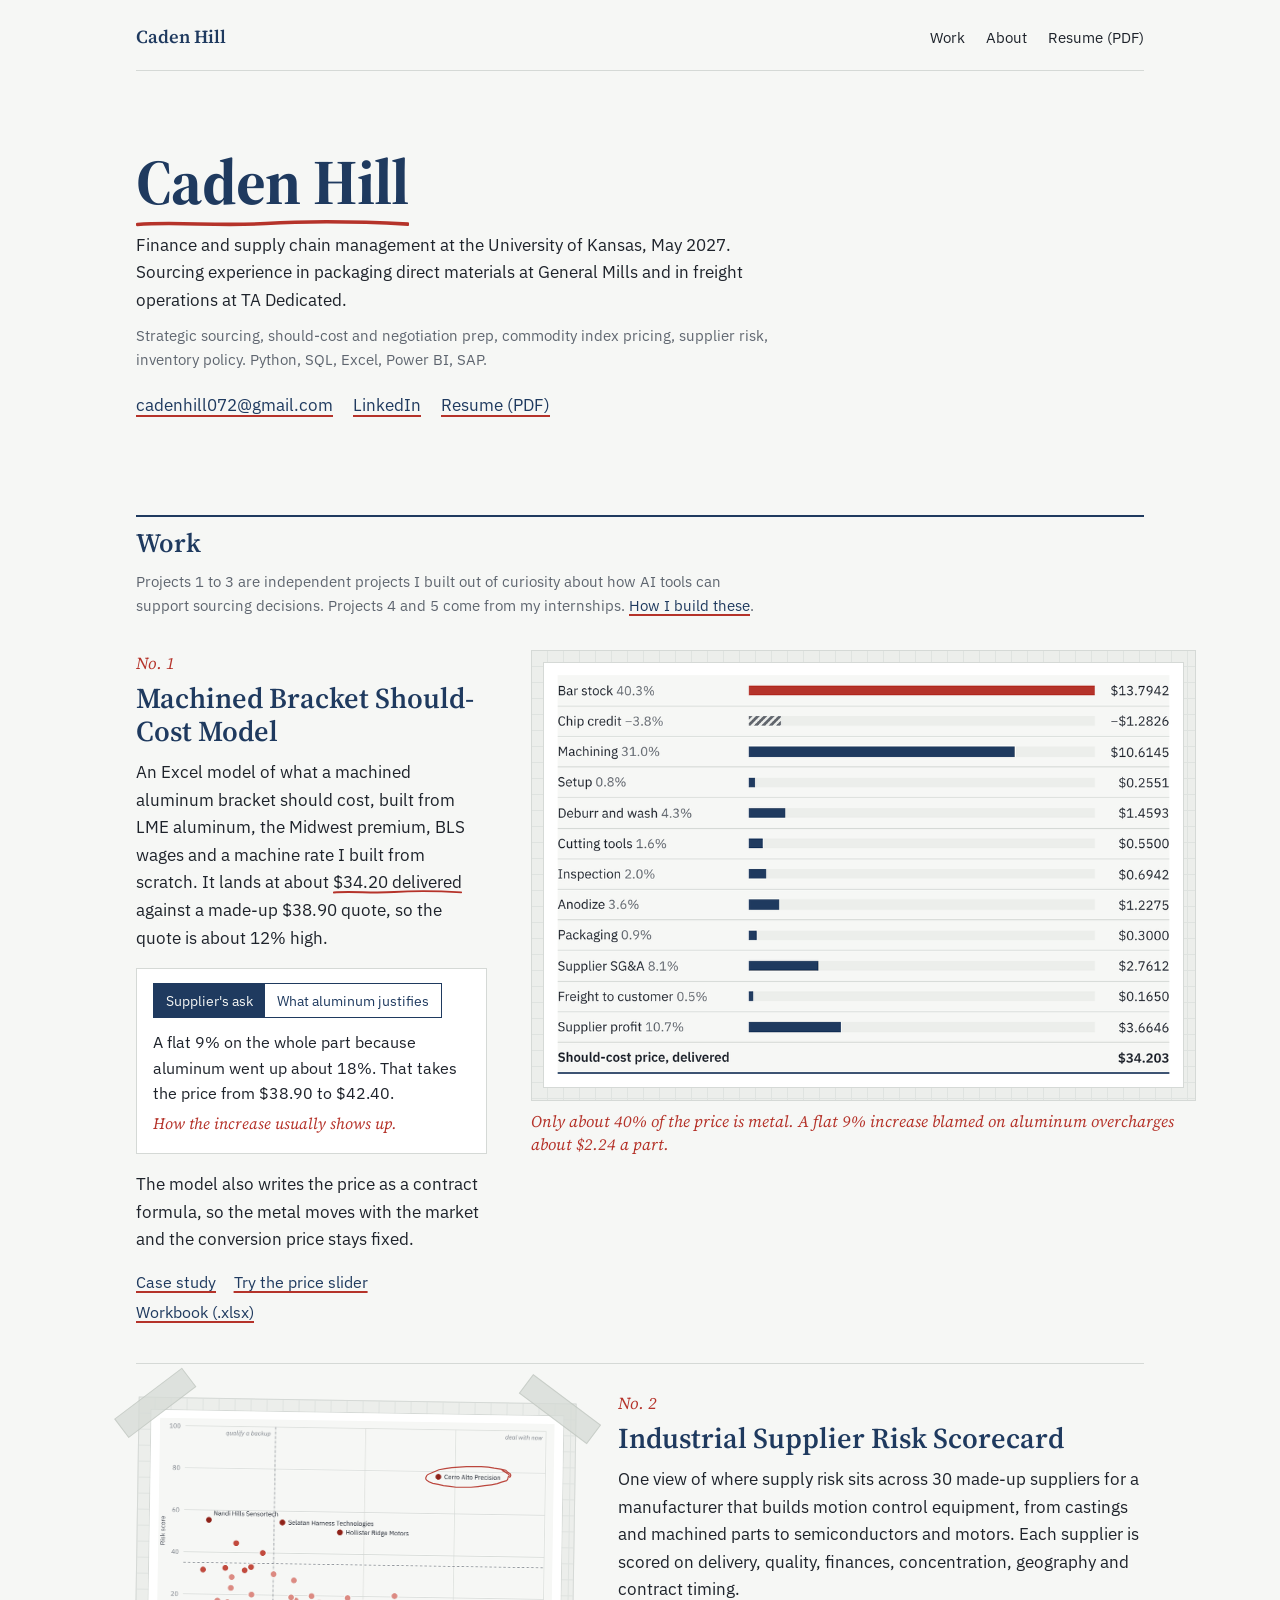
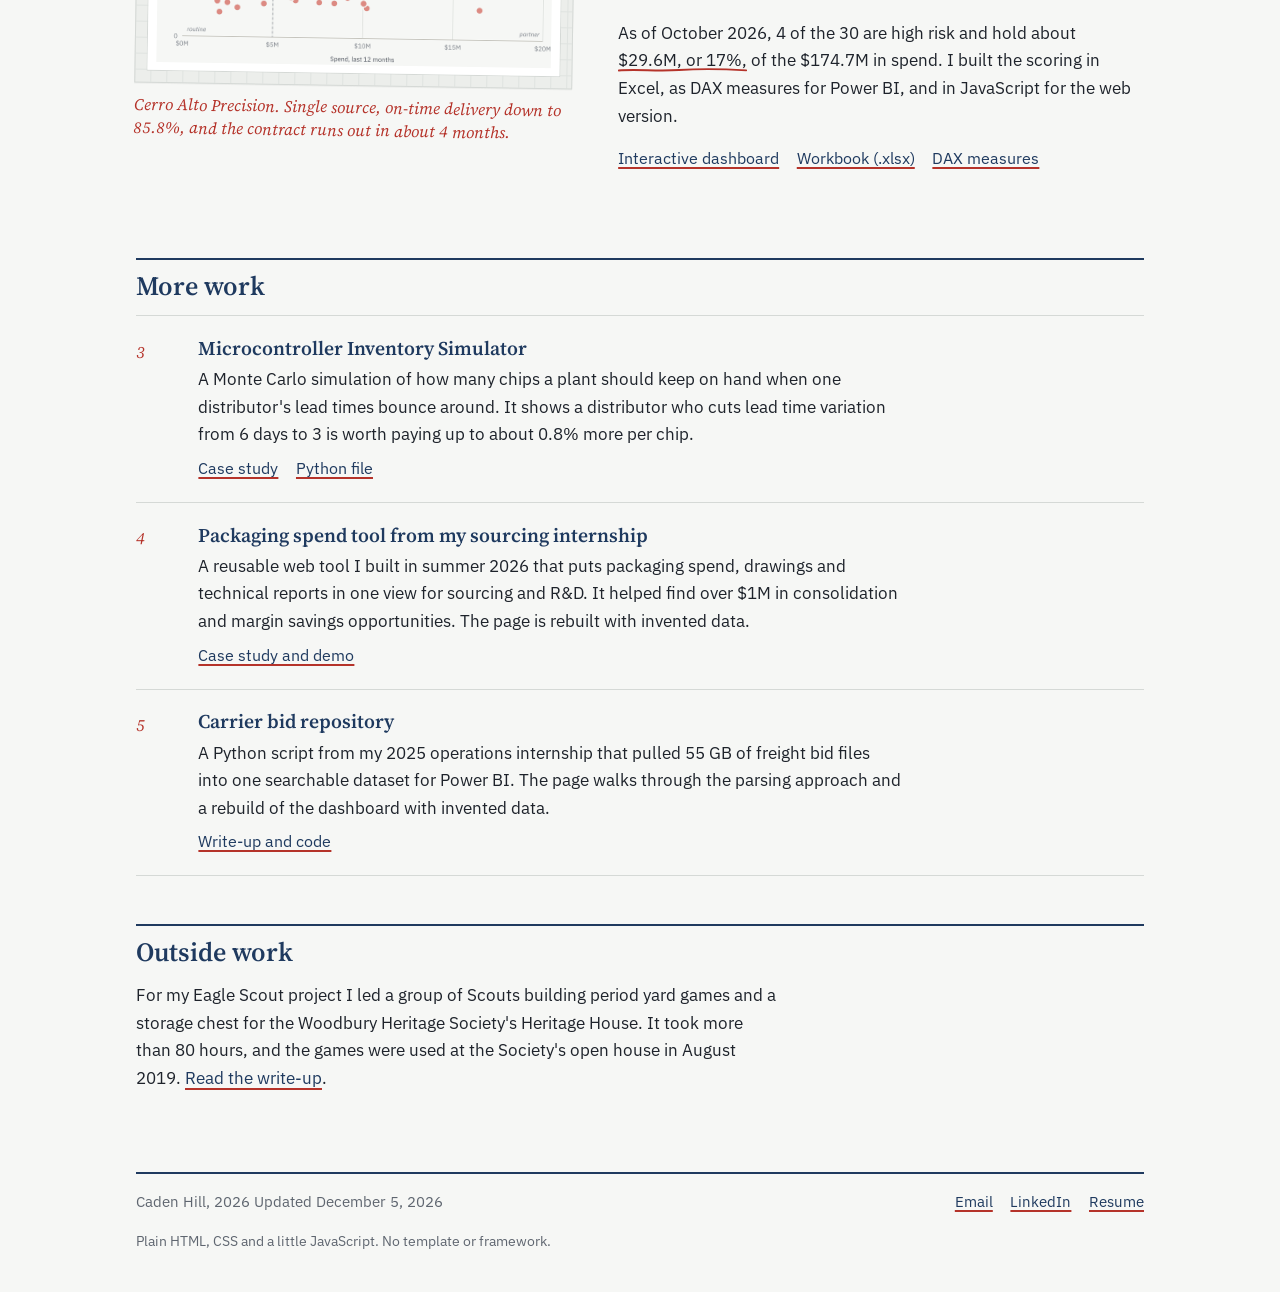
<file: index.html>
<!DOCTYPE html>
<html lang="en" class="nojs">
<head>
<meta charset="utf-8">
<meta name="viewport" content="width=device-width, initial-scale=1">
<title>Caden Hill · Sourcing, procurement and supply chain analytics</title>
<meta name="description" content="Caden Hill's sourcing, procurement and supply chain analytics work: should-cost models, commodity index pricing, supplier risk and inventory policy for manufacturers. Finance and supply chain management at the University of Kansas, May 2027.">
<link rel="preload" href="fonts/source-serif-4-latin-opsz-normal.woff2" as="font" type="font/woff2" crossorigin>
<link rel="stylesheet" href="style.css">
<script>document.documentElement.className="js"</script>
<link rel="icon" href="favicon.svg" type="image/svg+xml">
<meta property="og:type" content="website">
<meta property="og:title" content="Caden Hill · Sourcing and supply chain analytics">
<meta property="og:description" content="Should-cost, supplier risk and inventory work for manufacturers, with the workbooks and code one click away.">
<meta property="og:image" content="https://cadenhill072-sketch.github.io/portfolio-website/img/social-card.png">
<meta property="og:url" content="https://cadenhill072-sketch.github.io/portfolio-website/">
<meta name="twitter:card" content="summary_large_image">
</head>
<body>
<a class="skip" href="#main">Skip to content</a>
<div class="page">

<header class="top">
  <a class="home" href="index.html">Caden Hill</a>
  <nav aria-label="Main">
    <a href="#work">Work</a>
    <a href="about.html">About</a>
    <a href="files/caden-hill-resume.pdf">Resume (PDF)</a>
  </nav>
</header>

<main id="main">

<section class="intro">
  <h1><span class="mk mk-name">Caden Hill</span></h1>
  <p class="status">Finance and supply chain management at the University of Kansas, May 2027. Sourcing experience in packaging direct materials at General Mills and in freight operations at TA Dedicated.</p>
  <p class="skills">Strategic sourcing, should-cost and negotiation prep, commodity index pricing, supplier risk, inventory policy. Python, SQL, Excel, Power BI, SAP.</p>
  <ul class="links">
    <li><a href="mailto:cadenhill072@gmail.com">cadenhill072@gmail.com</a></li>
    <li><a href="https://www.linkedin.com/in/cadenhill/">LinkedIn</a></li>
    <li><a href="files/caden-hill-resume.pdf">Resume (PDF)</a></li>
  </ul>
</section>

<section class="section" id="work" aria-labelledby="work-h">
  <h2 id="work-h">Work</h2>
  <p class="small worknote">Projects 1 to 3 are independent projects I built out of curiosity about how AI tools can support sourcing decisions. Projects 4 and 5 come from my internships. <a href="about.html#how">How I build these</a>.</p>

  <article class="feature lead">
    <div class="copy">
      <p class="no">No. 1</p>
      <h3><a href="should-cost.html">Machined Bracket Should-Cost Model</a></h3>
      <p>An Excel model of what a machined aluminum bracket should cost, built from LME aluminum, the Midwest premium, BLS wages and a machine rate I built from scratch. It lands at about <span class="mk">$34.20 delivered</span> against a made-up $38.90 quote, so the quote is about 12% high.</p>
      <div class="versus" id="versus">
        <div class="sw" role="group" aria-label="Price increase">
          <button type="button" aria-pressed="true" data-k="ask">Supplier's ask</button>
          <button type="button" aria-pressed="false" data-k="fair">What aluminum justifies</button>
        </div>
        <p id="versus-text" aria-live="polite">A flat 9% on the whole part because aluminum went up about 18%. That takes the price from $38.90 to $42.40.<span class="tag">How the increase usually shows up.</span></p>
      </div>
      <p>The model also writes the price as a contract formula, so the metal moves with the market and the conversion price stays fixed.</p>
      <ul class="linkrow">
        <li><a href="should-cost.html">Case study</a></li>
        <li><a href="should-cost.html#tryit">Try the price slider</a></li>
        <li><a href="files/should-cost/Machined_Bracket_Should_Cost_Model.xlsx">Workbook (.xlsx)</a></li>
      </ul>
    </div>
    <figure class="shot">
      <a class="frame" href="should-cost.html">
        <img src="img/bracket-cost-build.png" width="940" height="624" alt="Cost build for one machined bracket. Bar stock is the biggest line at 40.3% of the price, then machining at 31.0% and supplier profit at 10.7%, with a chip credit that comes off the total. The should-cost price is $34.203 delivered.">
        <svg class="mark" viewBox="0 0 940 624" preserveAspectRatio="none" aria-hidden="true"><path d="M168.6 30.7 Q172.1 33.0 174.5 35.6 Q176.1 38.3 175.6 41.2 Q175.0 44.1 170.8 46.6 Q168.6 49.3 165.4 52.0 Q159.9 53.8 154.6 55.6 Q147.9 56.0 141.8 57.1 Q135.5 57.0 129.0 57.0 Q123.0 56.3 118.2 54.5 Q113.1 53.0 108.9 51.0 Q104.4 48.9 102.5 46.2 Q103.0 43.2 101.5 40.3 Q104.4 37.6 105.6 34.7 Q110.0 32.3 114.4 30.2 Q118.1 27.5 124.6 26.5 Q130.7 25.4 137.0 23.9 Q143.7 23.9 149.9 25.0 Q156.7 25.2 161.8 27.0 Q167.0 28.7 170.1 31.2 Q174.8 33.3 176.3 36.2 Q177.9 39.1 177.4 42.1"/></svg>
      </a>
      <p class="pencil">Only about 40% of the price is metal. A flat 9% increase blamed on aluminum overcharges about $2.24 a part.</p>
    </figure>
  </article>

  <article class="feature flip">
    <div class="copy">
      <p class="no">No. 2</p>
      <h3><a href="supplier-risk.html">Industrial Supplier Risk Scorecard</a></h3>
      <p>One view of where supply risk sits across 30 made-up suppliers for a manufacturer that builds motion control equipment, from castings and machined parts to semiconductors and motors. Each supplier is scored on delivery, quality, finances, concentration, geography and contract timing.</p>
      <p>As of October 2026, 4 of the 30 are high risk and hold about <span class="mk">$29.6M, or 17%,</span> of the $174.7M in spend. I built the scoring in Excel, as DAX measures for Power BI, and in JavaScript for the web version.</p>
      <ul class="linkrow">
        <li><a href="supplier-risk.html">Interactive dashboard</a></li>
        <li><a href="files/supplier-risk/Industrial_Supplier_Risk_Scorecard.xlsx">Workbook (.xlsx)</a></li>
        <li><a href="files/supplier-risk/DAX_Measures.dax">DAX measures</a></li>
      </ul>
    </div>
    <figure class="shot taped">
      <a class="frame" href="supplier-risk.html">
        <img src="img/supplier-risk-scatter.png" width="940" height="593" alt="Scatter plot of 30 suppliers by spend and risk score. Most sit low and to the left. Cerro Alto Precision stands alone in the top right, with high spend and a risk score near 78.">
        <svg class="mark" viewBox="0 0 940 593" preserveAspectRatio="none" aria-hidden="true"><path d="M800.8 127.0 Q808.6 130.2 812.8 133.9 Q820.4 137.4 814.8 141.7 Q815.1 145.7 811.7 150.0 Q798.8 153.3 790.5 157.2 Q777.8 160.4 761.7 162.2 Q746.9 164.6 730.7 166.4 Q713.9 166.6 697.0 166.9 Q682.7 165.1 668.2 163.7 Q656.4 161.3 643.9 159.0 Q633.2 156.1 629.7 152.0 Q626.0 148.1 628.9 143.8 Q630.0 139.5 640.1 135.7 Q647.8 131.8 657.3 127.9 Q670.6 124.7 686.7 122.5 Q703.3 121.2 719.8 119.7 Q736.6 119.3 753.1 119.4 Q770.4 119.6 782.8 122.2 Q798.6 123.7 809.3 126.7 Q812.4 130.9 819.5 134.5 Q822.4 138.5 818.5 142.8"/></svg>
      </a>
      <p class="pencil">Cerro Alto Precision. Single source, on-time delivery down to 85.8%, and the contract runs out in about 4 months.</p>
    </figure>
  </article>
</section>

<section class="section" aria-labelledby="more-h">
  <h2 id="more-h">More work</h2>
  <ol class="ledger">
    <li>
      <span class="n">3</span>
      <div>
        <h3><a href="inventory-sim.html">Microcontroller Inventory Simulator</a></h3>
        <p>A Monte Carlo simulation of how many chips a plant should keep on hand when one distributor's lead times bounce around. It shows a distributor who cuts lead time variation from 6 days to 3 is worth paying up to about 0.8% more per chip.</p>
        <ul class="linkrow">
          <li><a href="inventory-sim.html">Case study</a></li>
          <li><a href="files/inventory-sim/inventory_sim.py">Python file</a></li>
        </ul>
      </div>
    </li>
    <li>
      <span class="n">4</span>
      <div>
        <h3><a href="spend-tool.html">Packaging spend tool from my sourcing internship</a></h3>
        <p>A reusable web tool I built in summer 2026 that puts packaging spend, drawings and technical reports in one view for sourcing and R&amp;D. It helped find over $1M in consolidation and margin savings opportunities. The page is rebuilt with invented data.</p>
        <ul class="linkrow">
          <li><a href="spend-tool.html">Case study and demo</a></li>
        </ul>
      </div>
    </li>
    <li>
      <span class="n">5</span>
      <div>
        <h3><a href="bid-repository.html">Carrier bid repository</a></h3>
        <p>A Python script from my 2025 operations internship that pulled 55 GB of freight bid files into one searchable dataset for Power BI. The page walks through the parsing approach and a rebuild of the dashboard with invented data.</p>
        <ul class="linkrow">
          <li><a href="bid-repository.html">Write-up and code</a></li>
        </ul>
      </div>
    </li>
  </ol>
</section>

<section class="section" aria-labelledby="out-h">
  <h2 id="out-h">Outside work</h2>
  <div class="prose">
    <p>For my Eagle Scout project I led a group of Scouts building period yard games and a storage chest for the Woodbury Heritage Society's Heritage House. It took more than 80 hours, and the games were used at the Society's open house in August 2019. <a href="eagle-scout.html">Read the write-up</a>.</p>
  </div>
</section>

</main>

<footer class="foot">
  <span>Caden Hill, 2026 <span class="updated" id="updated"></span></span>
  <ul>
    <li><a href="mailto:cadenhill072@gmail.com">Email</a></li>
    <li><a href="https://www.linkedin.com/in/cadenhill/">LinkedIn</a></li>
    <li><a href="files/caden-hill-resume.pdf">Resume</a></li>
  </ul>
  <p class="colophon">Plain HTML, CSS and a little JavaScript. No template or framework.</p>
</footer>

</div>
<script src="site.js"></script>
</body>
</html>
</file>
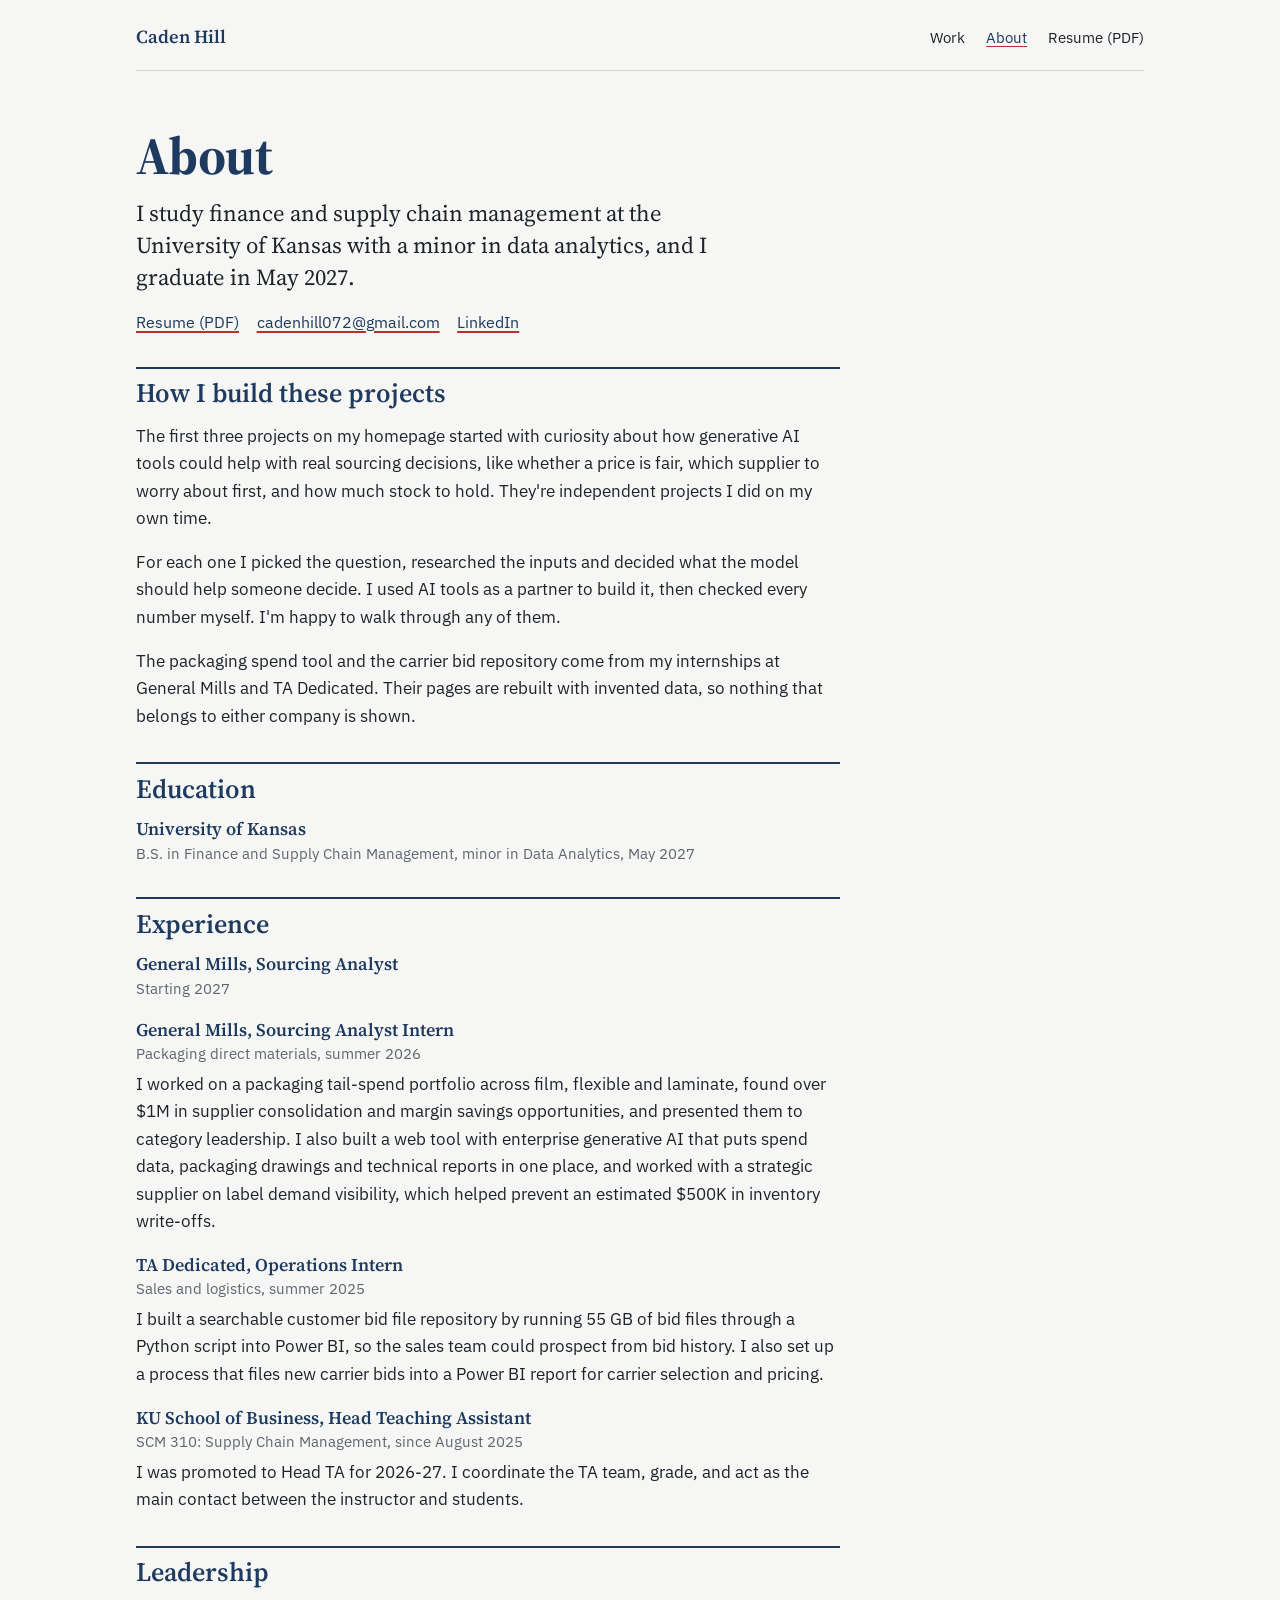
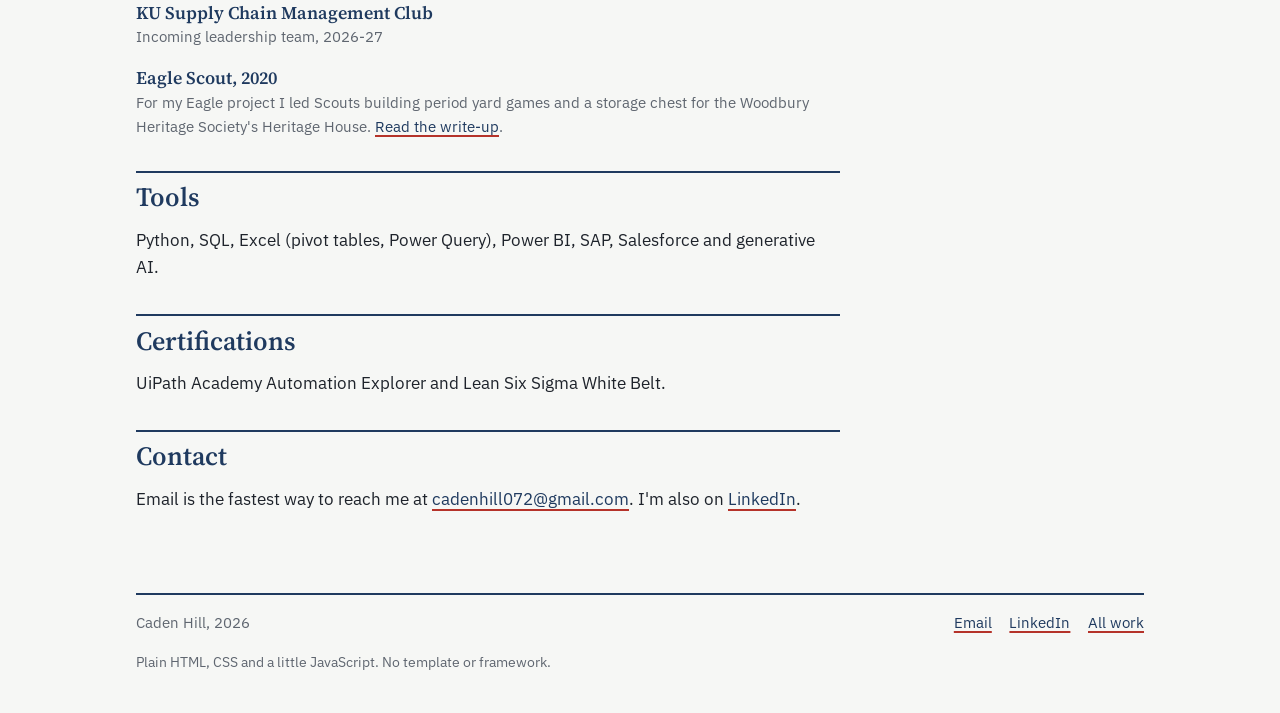
<file: about.html>
<!DOCTYPE html>
<html lang="en">
<head>
<meta charset="utf-8">
<meta name="viewport" content="width=device-width, initial-scale=1">
<title>About · Caden Hill</title>
<meta name="description" content="Caden Hill: finance and supply chain management at the University of Kansas, sourcing internship at General Mills, operations internship at TA Dedicated.">
<link rel="stylesheet" href="style.css">
<link rel="icon" href="favicon.svg" type="image/svg+xml">
</head>
<body>
<a class="skip" href="#main">Skip to content</a>
<div class="page">

<header class="top">
  <a class="home" href="index.html">Caden Hill</a>
  <nav aria-label="Main">
    <a href="index.html#work">Work</a>
    <a href="about.html" aria-current="page">About</a>
    <a href="files/caden-hill-resume.pdf">Resume (PDF)</a>
  </nav>
</header>

<main id="main" class="cv">

<div class="head" style="border-bottom:0;padding-bottom:0">
  <h1>About</h1>
  <p class="dek">I study finance and supply chain management at the University of Kansas with a minor in data analytics, and I graduate in May 2027.</p>
  <ul class="linkrow">
    <li><a href="files/caden-hill-resume.pdf">Resume (PDF)</a></li>
    <li><a href="mailto:cadenhill072@gmail.com">cadenhill072@gmail.com</a></li>
    <li><a href="https://www.linkedin.com/in/cadenhill/">LinkedIn</a></li>
  </ul>
</div>

<h2 id="how">How I build these projects</h2>
<p>The first three projects on my homepage started with curiosity about how generative AI tools could help with real sourcing decisions, like whether a price is fair, which supplier to worry about first, and how much stock to hold. They're independent projects I did on my own time.</p>
<p>For each one I picked the question, researched the inputs and decided what the model should help someone decide. I used AI tools as a partner to build it, then checked every number myself. I'm happy to walk through any of them.</p>
<p>The packaging spend tool and the carrier bid repository come from my internships at General Mills and TA Dedicated. Their pages are rebuilt with invented data, so nothing that belongs to either company is shown.</p>

<h2>Education</h2>
<div class="role">
  <h3>University of Kansas</h3>
  <p class="when">B.S. in Finance and Supply Chain Management, minor in Data Analytics, May 2027</p>
</div>

<h2>Experience</h2>
<div class="role">
  <h3>General Mills, Sourcing Analyst</h3>
  <p class="when">Starting 2027</p>
</div>
<div class="role">
  <h3>General Mills, Sourcing Analyst Intern</h3>
  <p class="when">Packaging direct materials, summer 2026</p>
  <p>I worked on a packaging tail-spend portfolio across film, flexible and laminate, found over $1M in supplier consolidation and margin savings opportunities, and presented them to category leadership. I also built a web tool with enterprise generative AI that puts spend data, packaging drawings and technical reports in one place, and worked with a strategic supplier on label demand visibility, which helped prevent an estimated $500K in inventory write-offs.</p>
</div>
<div class="role">
  <h3>TA Dedicated, Operations Intern</h3>
  <p class="when">Sales and logistics, summer 2025</p>
  <p>I built a searchable customer bid file repository by running 55 GB of bid files through a Python script into Power BI, so the sales team could prospect from bid history. I also set up a process that files new carrier bids into a Power BI report for carrier selection and pricing.</p>
</div>
<div class="role">
  <h3>KU School of Business, Head Teaching Assistant</h3>
  <p class="when">SCM 310: Supply Chain Management, since August 2025</p>
  <p>I was promoted to Head TA for 2026-27. I coordinate the TA team, grade, and act as the main contact between the instructor and students.</p>
</div>

<h2>Leadership</h2>
<div class="role">
  <h3>KU Supply Chain Management Club</h3>
  <p class="when">Incoming leadership team, 2026-27</p>
</div>
<div class="role">
  <h3>Eagle Scout, 2020</h3>
  <p class="when">For my Eagle project I led Scouts building period yard games and a storage chest for the Woodbury Heritage Society's Heritage House. <a href="eagle-scout.html">Read the write-up</a>.</p>
</div>

<h2>Tools</h2>
<p>Python, SQL, Excel (pivot tables, Power Query), Power BI, SAP, Salesforce and generative AI.</p>

<h2>Certifications</h2>
<p>UiPath Academy Automation Explorer and Lean Six Sigma White Belt.</p>

<h2>Contact</h2>
<p>Email is the fastest way to reach me at <a href="mailto:cadenhill072@gmail.com">cadenhill072@gmail.com</a>. I'm also on <a href="https://www.linkedin.com/in/cadenhill/">LinkedIn</a>.</p>

</main>

<footer class="foot">
  <span>Caden Hill, 2026</span>
  <ul>
    <li><a href="mailto:cadenhill072@gmail.com">Email</a></li>
    <li><a href="https://www.linkedin.com/in/cadenhill/">LinkedIn</a></li>
    <li><a href="index.html">All work</a></li>
  </ul>
  <p class="colophon">Plain HTML, CSS and a little JavaScript. No template or framework.</p>
</footer>

</div>
</body>
</html>
</file>
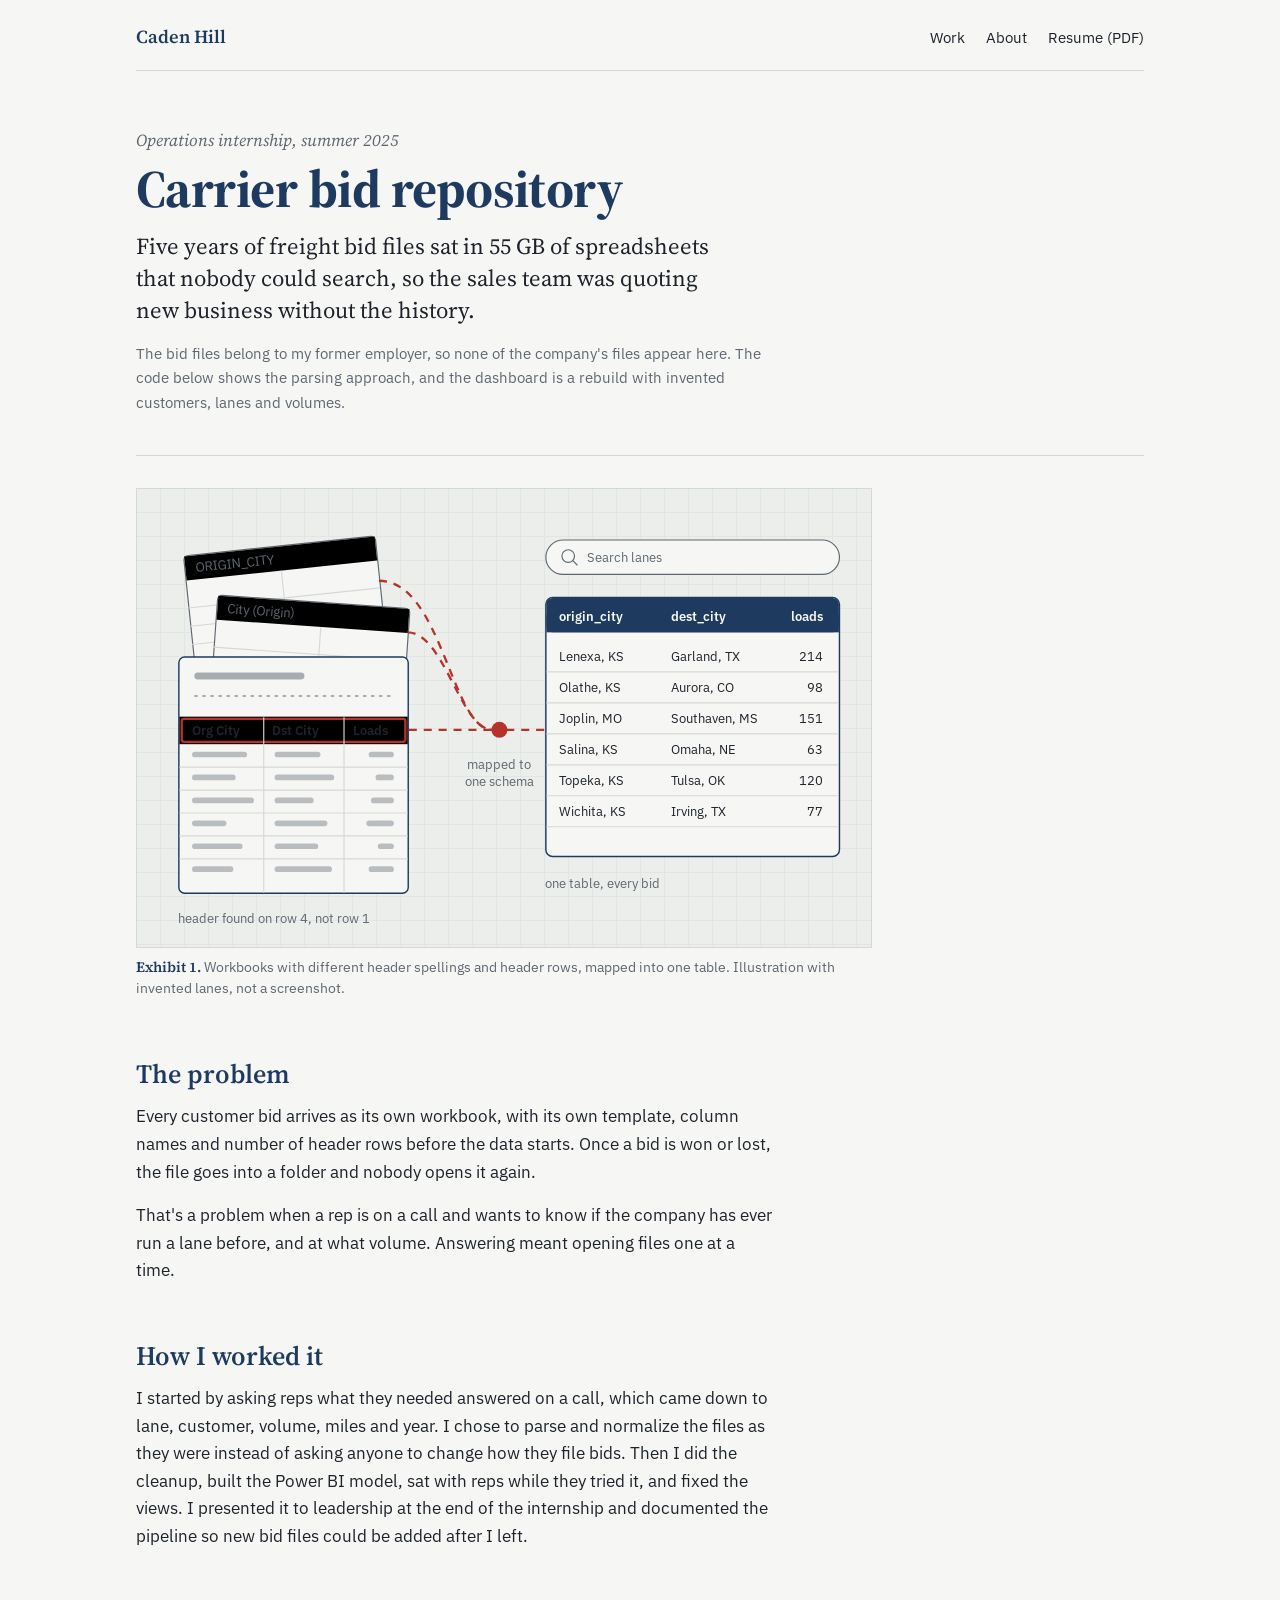
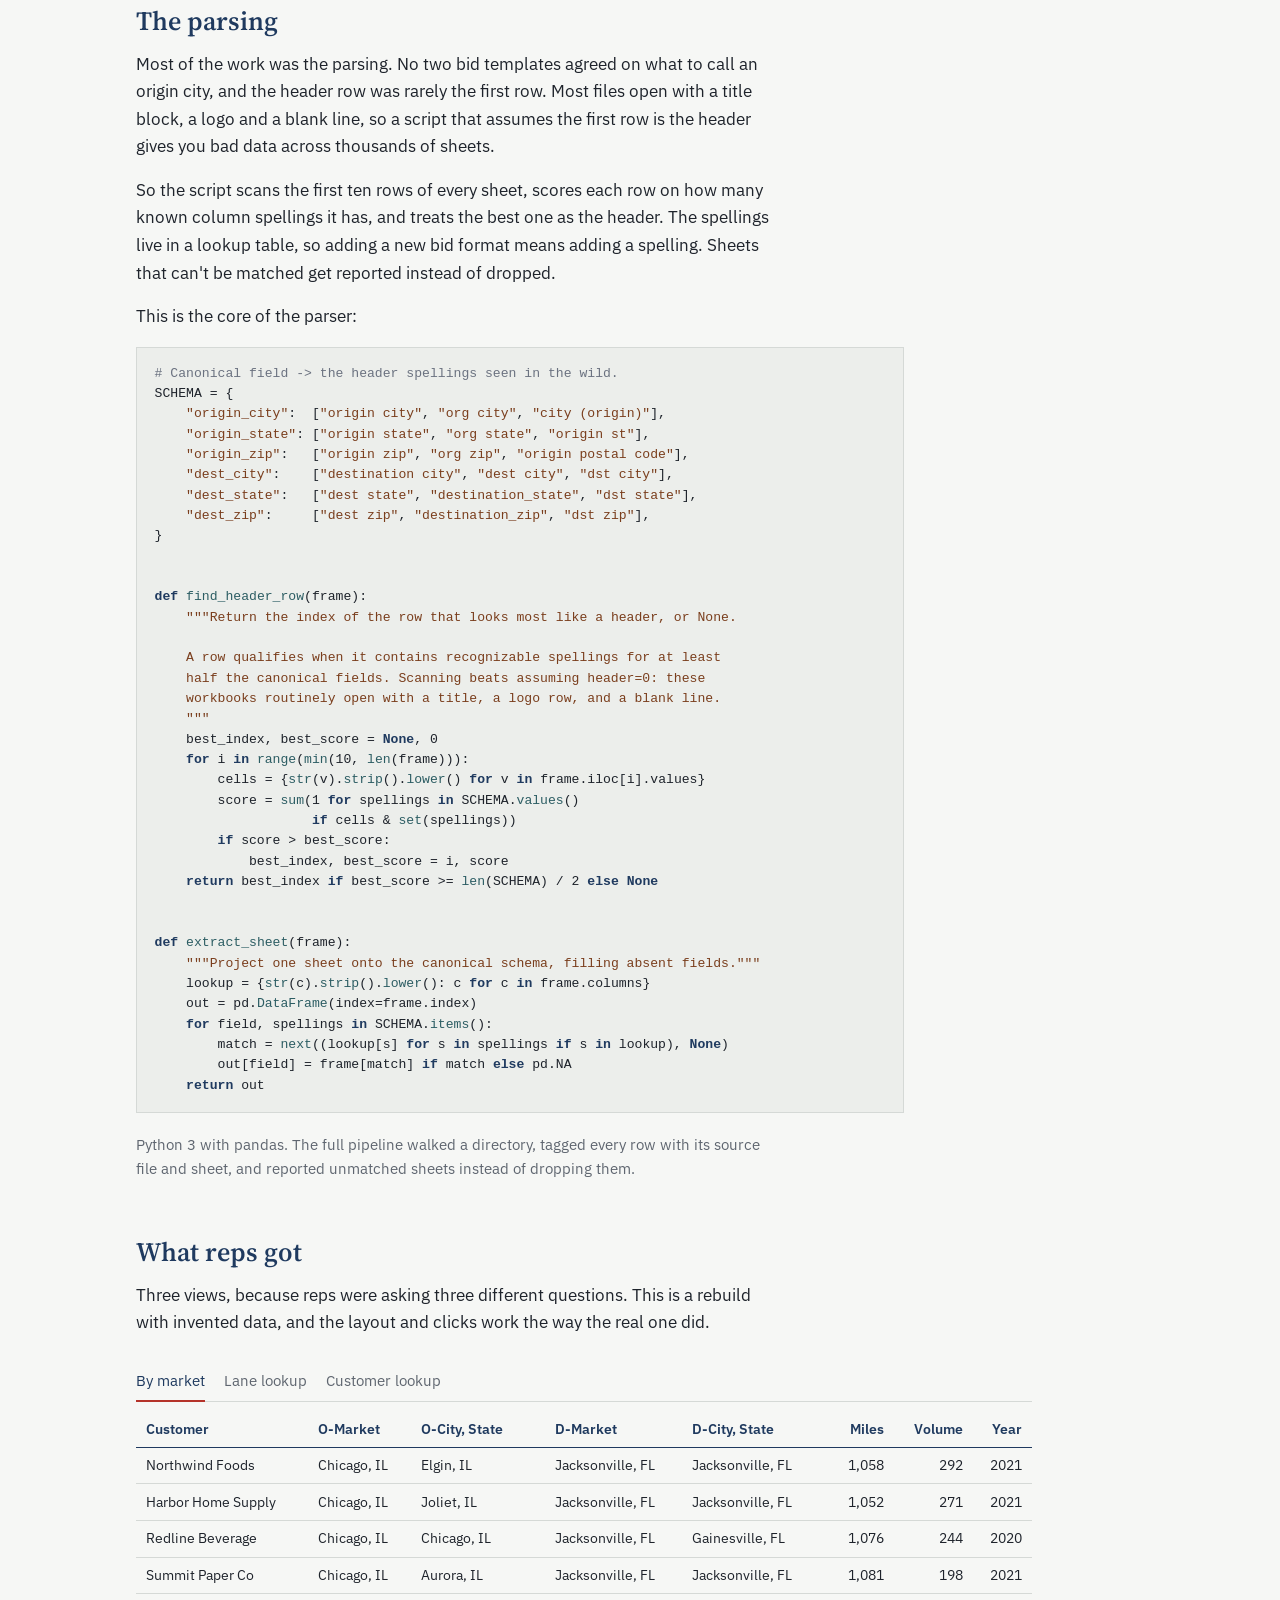
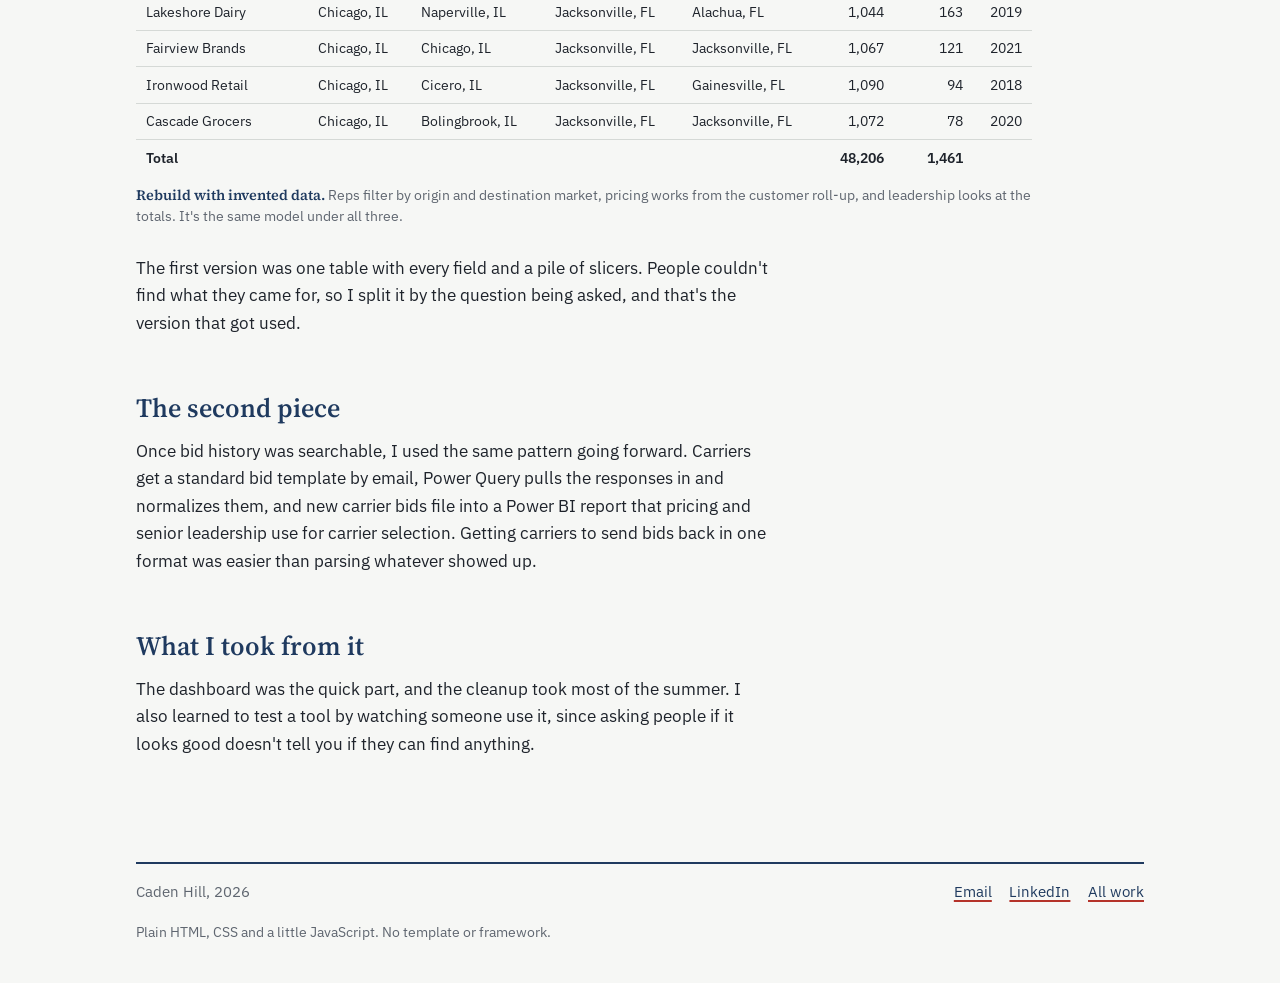
<file: bid-repository.html>
<!DOCTYPE html>
<html lang="en">
<head>
<meta charset="utf-8">
<meta name="viewport" content="width=device-width, initial-scale=1">
<title>Carrier bid repository · Caden Hill</title>
<meta name="description" content="A Python pipeline that turned 55 GB of freight bid files into one searchable dataset in Power BI, from an operations internship in 2025.">
<link rel="stylesheet" href="style.css">
<style>
  .viewtabs{display:flex;flex-wrap:wrap;gap:.2rem 1.2rem;margin:0 0 .6rem;padding:0;border-bottom:1px solid var(--rule);}
  .viewtabs button{font:inherit;font-size:.95rem;background:none;border:0;padding:.45rem 0;color:var(--muted);cursor:pointer;border-bottom:2px solid transparent;margin-bottom:-1px;}
  .viewtabs button[aria-selected="true"]{color:var(--navy);border-bottom-color:var(--pencil);}
  .viewtabs button:hover{color:var(--navy);}
  #grid{border-collapse:collapse;width:100%;font-size:.88rem;font-variant-numeric:tabular-nums;}
  #grid th,#grid td{padding:.4rem .6rem;border-bottom:1px solid var(--rule);text-align:left;white-space:nowrap;}
  #grid th{color:var(--navy);font-weight:600;border-bottom:1px solid var(--navy);}
  #grid .num{text-align:right;}
  #grid tfoot td{font-weight:600;border-top:1px solid var(--navy);border-bottom:0;}
  pre.code .c{color:#6b7280;} pre.code .s{color:#7a3e1d;} pre.code .k{color:var(--navy);font-weight:600;} pre.code .f{color:#2c5d63;}
</style>
<link rel="icon" href="favicon.svg" type="image/svg+xml">
</head>
<body>
<a class="skip" href="#main">Skip to content</a>
<div class="page">

<header class="top">
  <a class="home" href="index.html">Caden Hill</a>
  <nav aria-label="Main">
    <a href="index.html#work">Work</a>
    <a href="about.html">About</a>
    <a href="files/caden-hill-resume.pdf">Resume (PDF)</a>
  </nav>
</header>

<main id="main">

<div class="head">
  <p class="kicker">Operations internship, summer 2025</p>
  <h1>Carrier bid repository</h1>
  <p class="dek">Five years of freight bid files sat in 55 GB of spreadsheets that nobody could search, so the sales team was quoting new business without the history.</p>
  <p class="datanote">The bid files belong to my former employer, so none of the company's files appear here. The code below shows the parsing approach, and the dashboard is a rebuild with invented customers, lanes and volumes.</p>
</div>

<div class="body">

<figure class="exhibit" style="max-width:46rem;margin-top:2rem">
  <div class="fig"><svg viewBox="0 0 640 400" role="img" aria-label="Bid workbooks with different header spellings and header rows, detected and mapped into one searchable table of lanes">
  <g transform="translate(40 58) rotate(-6)"><rect x=".5" y=".5" width="168" height="116" rx="4" class="d-paper d-faint"/><rect x="1" y="1" width="167" height="21" class="d-panel"/><text x="10" y="15.5" class="d-t d-xs d-m">ORIGIN_CITY</text><line x1="0" y1="46" x2="168" y2="46" class="d-rule"/><line x1="0" y1="62" x2="168" y2="62" class="d-rule"/><line x1="0" y1="78" x2="168" y2="78" class="d-rule"/><line x1="0" y1="94" x2="168" y2="94" class="d-rule"/><line x1="0" y1="110" x2="168" y2="110" class="d-rule"/><line x1="84" y1="22" x2="84" y2="116" class="d-rule"/></g>
  <g transform="translate(70 92) rotate(4)"><rect x=".5" y=".5" width="168" height="116" rx="4" class="d-paper d-faint"/><rect x="1" y="1" width="167" height="21" class="d-panel"/><text x="10" y="15.5" class="d-t d-xs d-m">City (Origin)</text><line x1="0" y1="46" x2="168" y2="46" class="d-rule"/><line x1="0" y1="62" x2="168" y2="62" class="d-rule"/><line x1="0" y1="78" x2="168" y2="78" class="d-rule"/><line x1="0" y1="94" x2="168" y2="94" class="d-rule"/><line x1="0" y1="110" x2="168" y2="110" class="d-rule"/><line x1="92" y1="22" x2="92" y2="116" class="d-rule"/></g>
  <g transform="translate(36 146)">
    <rect x=".5" y=".5" width="200" height="206" rx="5" class="d-paper d-line"/>
    <rect x="14" y="14" width="96" height="6" rx="3" class="d-ink2" opacity=".45"/>
    <line x1="14" y1="34.5" x2="186" y2="34.5" class="d-faint" stroke-dasharray="3 4"/>
    <rect x="1" y="52.5" width="199" height="24" class="d-panel"/>
    <rect x="3" y="54.5" width="195" height="20" rx="2" fill="none" class="d-route" stroke-width="1.75"/>
    <text x="12" y="68.5" class="d-t d-xs d-h">Org City</text>
    <text x="82" y="68.5" class="d-t d-xs d-h">Dst City</text>
    <text x="152" y="68.5" class="d-t d-xs d-h">Loads</text>
    <line x1="74.5" y1="53" x2="74.5" y2="206" class="d-rule"/>
    <line x1="144.5" y1="53" x2="144.5" y2="206" class="d-rule"/>
    <line x1="1" y1="96.5" x2="200" y2="96.5" class="d-rule"/>
    <line x1="1" y1="116.5" x2="200" y2="116.5" class="d-rule"/>
    <line x1="1" y1="136.5" x2="200" y2="136.5" class="d-rule"/>
    <line x1="1" y1="156.5" x2="200" y2="156.5" class="d-rule"/>
    <line x1="1" y1="176.5" x2="200" y2="176.5" class="d-rule"/>
    <rect x="12" y="83" width="48" height="5" rx="2.5" class="d-ink2" opacity=".35"/><rect x="84" y="83" width="40" height="5" rx="2.5" class="d-ink2" opacity=".35"/><rect x="166" y="83" width="22" height="5" rx="2.5" class="d-ink2" opacity=".35"/><rect x="12" y="103" width="38" height="5" rx="2.5" class="d-ink2" opacity=".35"/><rect x="84" y="103" width="52" height="5" rx="2.5" class="d-ink2" opacity=".35"/><rect x="172" y="103" width="16" height="5" rx="2.5" class="d-ink2" opacity=".35"/><rect x="12" y="123" width="54" height="5" rx="2.5" class="d-ink2" opacity=".35"/><rect x="84" y="123" width="34" height="5" rx="2.5" class="d-ink2" opacity=".35"/><rect x="168" y="123" width="20" height="5" rx="2.5" class="d-ink2" opacity=".35"/><rect x="12" y="143" width="30" height="5" rx="2.5" class="d-ink2" opacity=".35"/><rect x="84" y="143" width="46" height="5" rx="2.5" class="d-ink2" opacity=".35"/><rect x="164" y="143" width="24" height="5" rx="2.5" class="d-ink2" opacity=".35"/><rect x="12" y="163" width="44" height="5" rx="2.5" class="d-ink2" opacity=".35"/><rect x="84" y="163" width="38" height="5" rx="2.5" class="d-ink2" opacity=".35"/><rect x="174" y="163" width="14" height="5" rx="2.5" class="d-ink2" opacity=".35"/><rect x="12" y="183" width="36" height="5" rx="2.5" class="d-ink2" opacity=".35"/><rect x="84" y="183" width="50" height="5" rx="2.5" class="d-ink2" opacity=".35"/><rect x="166" y="183" width="22" height="5" rx="2.5" class="d-ink2" opacity=".35"/>
  </g>
  <text x="36" y="378" class="d-t d-xs d-m">header found on row 4, not row 1</text>

  <path d="M211 80 C266 80 274 210 310 210" class="flow"/>
  <path d="M236 125 C268 125 282 210 310 210" class="flow"/>
  <path d="M237 210 L310 210" class="flow"/>
  <path d="M322 210 L356 210" class="flow"/>
  <circle cx="316" cy="210" r="7" class="d-routef"/>
  <text x="316" y="244" text-anchor="middle" class="d-t d-xs d-m">mapped to</text>
  <text x="316" y="259" text-anchor="middle" class="d-t d-xs d-m">one schema</text>

  <rect x="356.5" y="44.5" width="256" height="30" rx="15" class="d-paper d-faint"/>
  <circle cx="376" cy="58.5" r="5.5" fill="none" class="d-faint"/>
  <line x1="380" y1="62.5" x2="384" y2="66.5" class="d-faint"/>
  <text x="392" y="64" class="d-t d-xs d-m">Search lanes</text>
  <rect x="356.5" y="94.5" width="256" height="226" rx="6" class="d-paper d-line"/>
  <rect x="357" y="95" width="255" height="30" rx="5.5" class="d-ink"/>
  <rect x="357" y="110" width="255" height="15" class="d-ink"/>
  <text x="368" y="115" class="d-t d-xs d-h d-paper-t">origin_city</text>
  <text x="466" y="115" class="d-t d-xs d-h d-paper-t">dest_city</text>
  <text x="598" y="115" text-anchor="end" class="d-t d-xs d-h d-paper-t">loads</text>
  <text x="368" y="150" class="d-t d-xs">Lenexa, KS</text><text x="466" y="150" class="d-t d-xs">Garland, TX</text><text x="598" y="150" text-anchor="end" class="d-t d-xs">214</text><line x1="357" y1="159.5" x2="611" y2="159.5" class="d-rule"/>
  <text x="368" y="177" class="d-t d-xs">Olathe, KS</text><text x="466" y="177" class="d-t d-xs">Aurora, CO</text><text x="598" y="177" text-anchor="end" class="d-t d-xs">98</text><line x1="357" y1="186.5" x2="611" y2="186.5" class="d-rule"/>
  <text x="368" y="204" class="d-t d-xs">Joplin, MO</text><text x="466" y="204" class="d-t d-xs">Southaven, MS</text><text x="598" y="204" text-anchor="end" class="d-t d-xs">151</text><line x1="357" y1="213.5" x2="611" y2="213.5" class="d-rule"/>
  <text x="368" y="231" class="d-t d-xs">Salina, KS</text><text x="466" y="231" class="d-t d-xs">Omaha, NE</text><text x="598" y="231" text-anchor="end" class="d-t d-xs">63</text><line x1="357" y1="240.5" x2="611" y2="240.5" class="d-rule"/>
  <text x="368" y="258" class="d-t d-xs">Topeka, KS</text><text x="466" y="258" class="d-t d-xs">Tulsa, OK</text><text x="598" y="258" text-anchor="end" class="d-t d-xs">120</text><line x1="357" y1="267.5" x2="611" y2="267.5" class="d-rule"/>
  <text x="368" y="285" class="d-t d-xs">Wichita, KS</text><text x="466" y="285" class="d-t d-xs">Irving, TX</text><text x="598" y="285" text-anchor="end" class="d-t d-xs">77</text><line x1="357" y1="294.5" x2="611" y2="294.5" class="d-rule"/>
  <text x="356" y="348" class="d-t d-xs d-m">one table, every bid</text>
</svg></div>
  <figcaption><span class="ex">Exhibit 1.</span> Workbooks with different header spellings and header rows, mapped into one table. Illustration with invented lanes, not a screenshot.</figcaption>
</figure>

<section aria-labelledby="s1">
  <h2 id="s1">The problem</h2>
  <div class="prose">
    <p>Every customer bid arrives as its own workbook, with its own template, column names and number of header rows before the data starts. Once a bid is won or lost, the file goes into a folder and nobody opens it again.</p>
    <p>That's a problem when a rep is on a call and wants to know if the company has ever run a lane before, and at what volume. Answering meant opening files one at a time.</p>
  </div>
</section>

<section aria-labelledby="s2">
  <h2 id="s2">How I worked it</h2>
  <div class="prose">
    <p>I started by asking reps what they needed answered on a call, which came down to lane, customer, volume, miles and year. I chose to parse and normalize the files as they were instead of asking anyone to change how they file bids. Then I did the cleanup, built the Power BI model, sat with reps while they tried it, and fixed the views. I presented it to leadership at the end of the internship and documented the pipeline so new bid files could be added after I left.</p>
  </div>
</section>

<section aria-labelledby="s3">
  <h2 id="s3">The parsing</h2>
  <div class="prose">
    <p>Most of the work was the parsing. No two bid templates agreed on what to call an origin city, and the header row was rarely the first row. Most files open with a title block, a logo and a blank line, so a script that assumes the first row is the header gives you bad data across thousands of sheets.</p>
    <p>So the script scans the first ten rows of every sheet, scores each row on how many known column spellings it has, and treats the best one as the header. The spellings live in a lookup table, so adding a new bid format means adding a spelling. Sheets that can't be matched get reported instead of dropped.</p>
    <p>This is the core of the parser:</p>
  </div>
  <pre class="code"><code><span class="c"># Canonical field -&gt; the header spellings seen in the wild.</span>
SCHEMA = {
    <span class="s">"origin_city"</span>:  [<span class="s">"origin city"</span>, <span class="s">"org city"</span>, <span class="s">"city (origin)"</span>],
    <span class="s">"origin_state"</span>: [<span class="s">"origin state"</span>, <span class="s">"org state"</span>, <span class="s">"origin st"</span>],
    <span class="s">"origin_zip"</span>:   [<span class="s">"origin zip"</span>, <span class="s">"org zip"</span>, <span class="s">"origin postal code"</span>],
    <span class="s">"dest_city"</span>:    [<span class="s">"destination city"</span>, <span class="s">"dest city"</span>, <span class="s">"dst city"</span>],
    <span class="s">"dest_state"</span>:   [<span class="s">"dest state"</span>, <span class="s">"destination_state"</span>, <span class="s">"dst state"</span>],
    <span class="s">"dest_zip"</span>:     [<span class="s">"dest zip"</span>, <span class="s">"destination_zip"</span>, <span class="s">"dst zip"</span>],
}


<span class="k">def</span> <span class="f">find_header_row</span>(frame):
    <span class="s">"""Return the index of the row that looks most like a header, or None.

    A row qualifies when it contains recognizable spellings for at least
    half the canonical fields. Scanning beats assuming header=0: these
    workbooks routinely open with a title, a logo row, and a blank line.
    """</span>
    best_index, best_score = <span class="k">None</span>, 0
    <span class="k">for</span> i <span class="k">in</span> <span class="f">range</span>(<span class="f">min</span>(10, <span class="f">len</span>(frame))):
        cells = {<span class="f">str</span>(v).<span class="f">strip</span>().<span class="f">lower</span>() <span class="k">for</span> v <span class="k">in</span> frame.iloc[i].values}
        score = <span class="f">sum</span>(1 <span class="k">for</span> spellings <span class="k">in</span> SCHEMA.<span class="f">values</span>()
                    <span class="k">if</span> cells &amp; <span class="f">set</span>(spellings))
        <span class="k">if</span> score &gt; best_score:
            best_index, best_score = i, score
    <span class="k">return</span> best_index <span class="k">if</span> best_score &gt;= <span class="f">len</span>(SCHEMA) / 2 <span class="k">else</span> <span class="k">None</span>


<span class="k">def</span> <span class="f">extract_sheet</span>(frame):
    <span class="s">"""Project one sheet onto the canonical schema, filling absent fields."""</span>
    lookup = {<span class="f">str</span>(c).<span class="f">strip</span>().<span class="f">lower</span>(): c <span class="k">for</span> c <span class="k">in</span> frame.columns}
    out = pd.<span class="f">DataFrame</span>(index=frame.index)
    <span class="k">for</span> field, spellings <span class="k">in</span> SCHEMA.<span class="f">items</span>():
        match = <span class="f">next</span>((lookup[s] <span class="k">for</span> s <span class="k">in</span> spellings <span class="k">if</span> s <span class="k">in</span> lookup), <span class="k">None</span>)
        out[field] = frame[match] <span class="k">if</span> match <span class="k">else</span> pd.NA
    <span class="k">return</span> out</code></pre>
  <p class="small prose">Python 3 with pandas. The full pipeline walked a directory, tagged every row with its source file and sheet, and reported unmatched sheets instead of dropping them.</p>
</section>

<section aria-labelledby="s4">
  <h2 id="s4">What reps got</h2>
  <div class="prose">
    <p>Three views, because reps were asking three different questions. This is a rebuild with invented data, and the layout and clicks work the way the real one did.</p>
  </div>
  <figure class="exhibit">
    <div class="viewtabs" role="tablist" aria-label="Dashboard view">
      <button role="tab" aria-selected="true" data-view="market">By market</button>
      <button role="tab" aria-selected="false" data-view="lane">Lane lookup</button>
      <button role="tab" aria-selected="false" data-view="customer">Customer lookup</button>
    </div>
    <div class="scroll">
      <table id="grid"><thead></thead><tbody></tbody><tfoot></tfoot></table>
    </div>
    <figcaption><span class="ex">Rebuild with invented data.</span> Reps filter by origin and destination market, pricing works from the customer roll-up, and leadership looks at the totals. It's the same model under all three.</figcaption>
  </figure>
  <div class="prose">
    <p>The first version was one table with every field and a pile of slicers. People couldn't find what they came for, so I split it by the question being asked, and that's the version that got used.</p>
  </div>
</section>

<section aria-labelledby="s5">
  <h2 id="s5">The second piece</h2>
  <div class="prose">
    <p>Once bid history was searchable, I used the same pattern going forward. Carriers get a standard bid template by email, Power Query pulls the responses in and normalizes them, and new carrier bids file into a Power BI report that pricing and senior leadership use for carrier selection. Getting carriers to send bids back in one format was easier than parsing whatever showed up.</p>
  </div>
</section>

<section aria-labelledby="s6">
  <h2 id="s6">What I took from it</h2>
  <div class="prose">
    <p>The dashboard was the quick part, and the cleanup took most of the summer. I also learned to test a tool by watching someone use it, since asking people if it looks good doesn't tell you if they can find anything.</p>
  </div>
</section>

</div>
</main>

<footer class="foot">
  <span>Caden Hill, 2026</span>
  <ul>
    <li><a href="mailto:cadenhill072@gmail.com">Email</a></li>
    <li><a href="https://www.linkedin.com/in/cadenhill/">LinkedIn</a></li>
    <li><a href="index.html">All work</a></li>
  </ul>
  <p class="colophon">Plain HTML, CSS and a little JavaScript. No template or framework.</p>
</footer>

</div>

<script>
const DATA = {
  market: {
    cols: ["Customer", "O-Market", "O-City, State", "D-Market", "D-City, State", "Miles", "Volume", "Year"],
    num: [5, 6, 7],
    rows: [
      ["Northwind Foods", "Chicago, IL", "Elgin, IL", "Jacksonville, FL", "Jacksonville, FL", "1,058", "292", "2021"],
      ["Harbor Home Supply", "Chicago, IL", "Joliet, IL", "Jacksonville, FL", "Jacksonville, FL", "1,052", "271", "2021"],
      ["Redline Beverage", "Chicago, IL", "Chicago, IL", "Jacksonville, FL", "Gainesville, FL", "1,076", "244", "2020"],
      ["Summit Paper Co", "Chicago, IL", "Aurora, IL", "Jacksonville, FL", "Jacksonville, FL", "1,081", "198", "2021"],
      ["Lakeshore Dairy", "Chicago, IL", "Naperville, IL", "Jacksonville, FL", "Alachua, FL", "1,044", "163", "2019"],
      ["Fairview Brands", "Chicago, IL", "Chicago, IL", "Jacksonville, FL", "Jacksonville, FL", "1,067", "121", "2021"],
      ["Ironwood Retail", "Chicago, IL", "Cicero, IL", "Jacksonville, FL", "Gainesville, FL", "1,090", "94", "2018"],
      ["Cascade Grocers", "Chicago, IL", "Bolingbrook, IL", "Jacksonville, FL", "Jacksonville, FL", "1,072", "78", "2020"]
    ],
    foot: ["Total", "", "", "", "", "48,206", "1,461", ""]
  },
  lane: {
    cols: ["Lane", "Lane count", "Volume", "Miles"],
    num: [1, 2, 3],
    rows: [
      ["Aurora, IL &rarr; Jacksonville, FL", "6", "412", "6,486"],
      ["Bolingbrook, IL &rarr; Gainesville, FL", "4", "188", "4,288"],
      ["Chicago, IL &rarr; Alachua, FL", "3", "141", "3,132"],
      ["Cicero, IL &rarr; Jacksonville, FL", "3", "97", "3,270"],
      ["Elgin, IL &rarr; Jacksonville, FL", "5", "292", "5,290"],
      ["Joliet, IL &rarr; Jacksonville, FL", "2", "271", "2,104"],
      ["Naperville, IL &rarr; Gainesville, FL", "2", "163", "2,088"],
      ["Waukegan, IL &rarr; Ocala, FL", "1", "34", "1,112"]
    ],
    foot: ["Total", "26", "1,598", "27,770"]
  },
  customer: {
    cols: ["Customer", "Lane count", "Volume", "Miles"],
    num: [1, 2, 3],
    rows: [
      ["Harbor Home Supply", "4,061", "182,318", "4,203,364"],
      ["Northwind Foods", "3,092", "155,855", "3,882,960"],
      ["Redline Beverage", "2,078", "141,096", "2,926,763"],
      ["Ironwood Retail", "1,719", "92,617", "2,372,795"],
      ["Cascade Grocers", "1,614", "94,878", "1,953,868"],
      ["Summit Paper Co", "1,163", "88,052", "1,325,059"],
      ["Fairview Brands", "1,045", "77,134", "1,479,359"],
      ["Lakeshore Dairy", "802", "71,159", "946,296"]
    ],
    foot: ["Total", "15,574", "903,109", "19,090,464"]
  }
};

const grid = document.getElementById("grid");

function render(view) {
  const d = DATA[view];
  grid.tHead.innerHTML = "<tr>" + d.cols
    .map((c, i) => `<th class="${d.num.includes(i) ? "num" : ""}">${c}</th>`).join("") + "</tr>";
  grid.tBodies[0].innerHTML = d.rows
    .map(r => "<tr>" + r.map((c, i) => `<td class="${d.num.includes(i) ? "num" : ""}">${c}</td>`).join("") + "</tr>")
    .join("");
  grid.tFoot.innerHTML = "<tr>" + d.foot
    .map((c, i) => `<td class="${d.num.includes(i) ? "num" : ""}">${c}</td>`).join("") + "</tr>";
}

document.querySelectorAll(".viewtabs button").forEach(btn => {
  btn.addEventListener("click", () => {
    document.querySelectorAll(".viewtabs button")
      .forEach(b => b.setAttribute("aria-selected", String(b === btn)));
    render(btn.dataset.view);
  });
});

render("market");
</script>
<script src="site.js"></script>
</body>
</html>
</file>
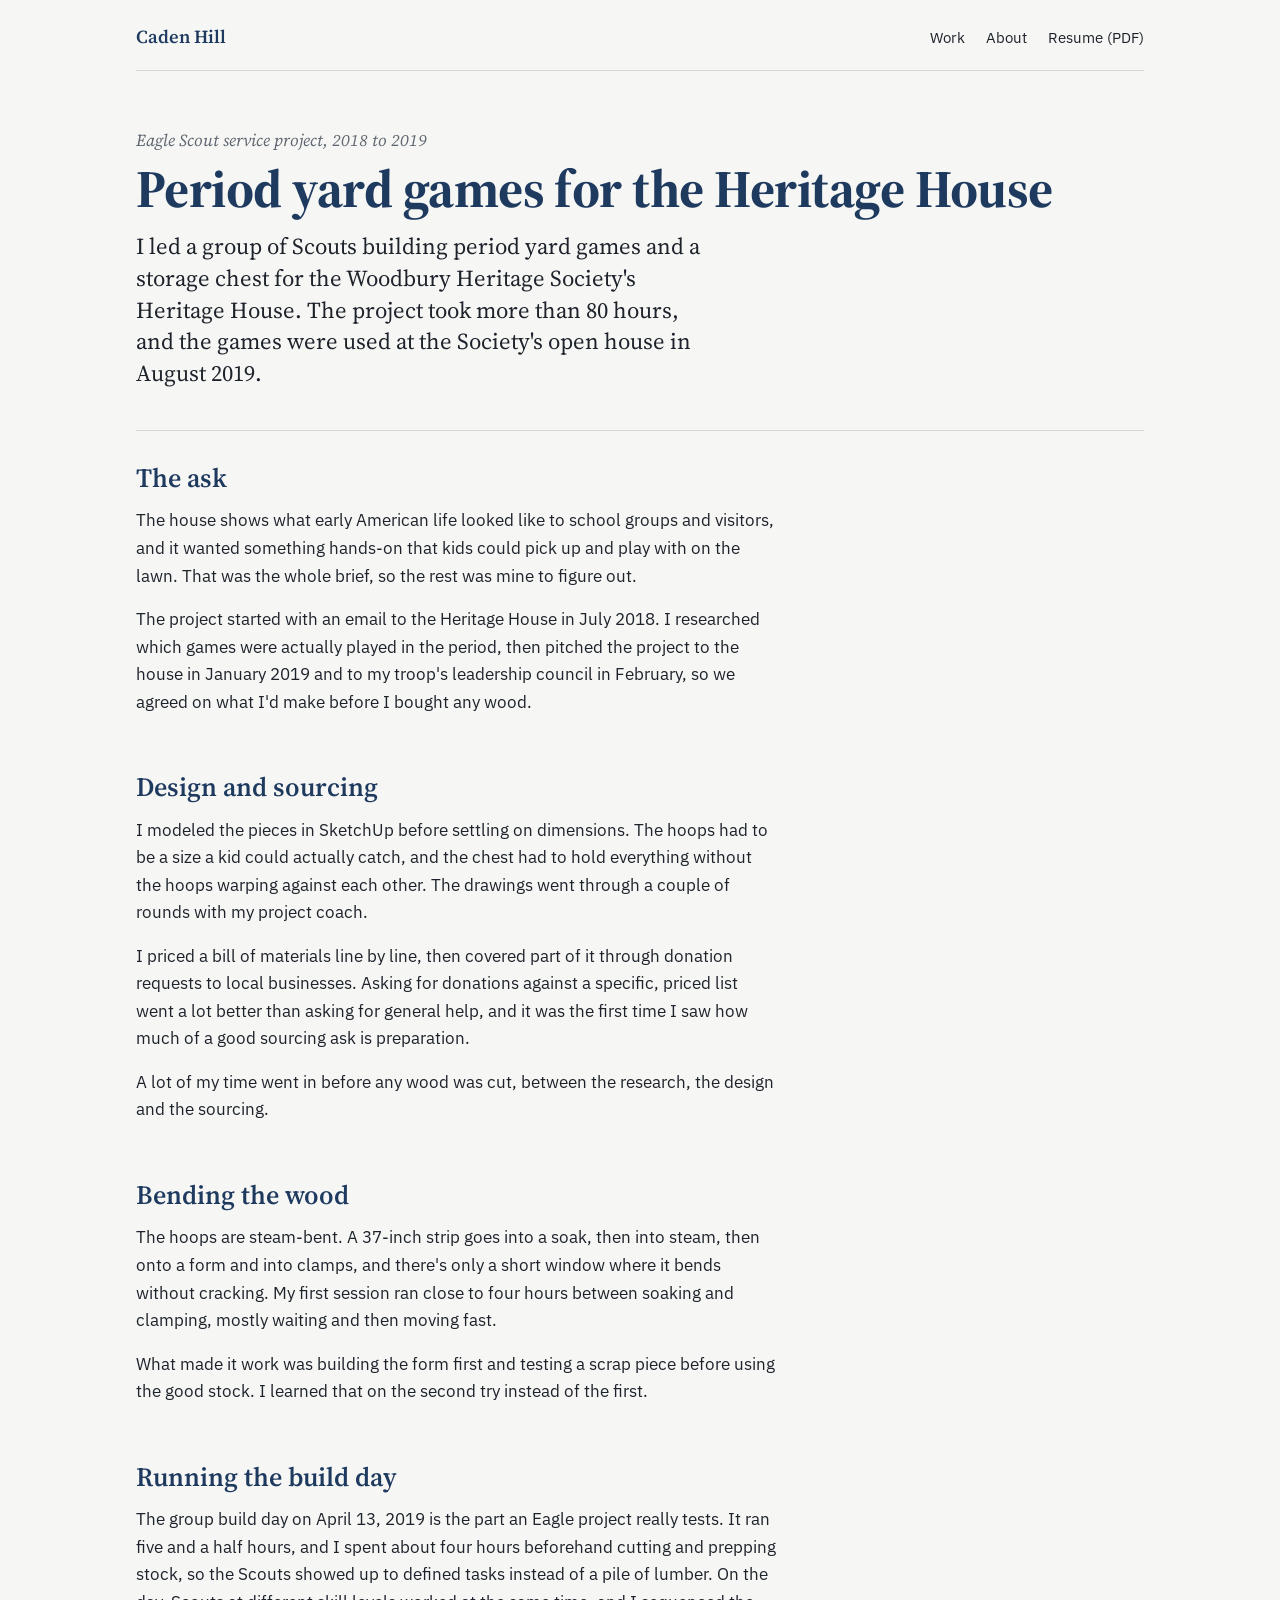
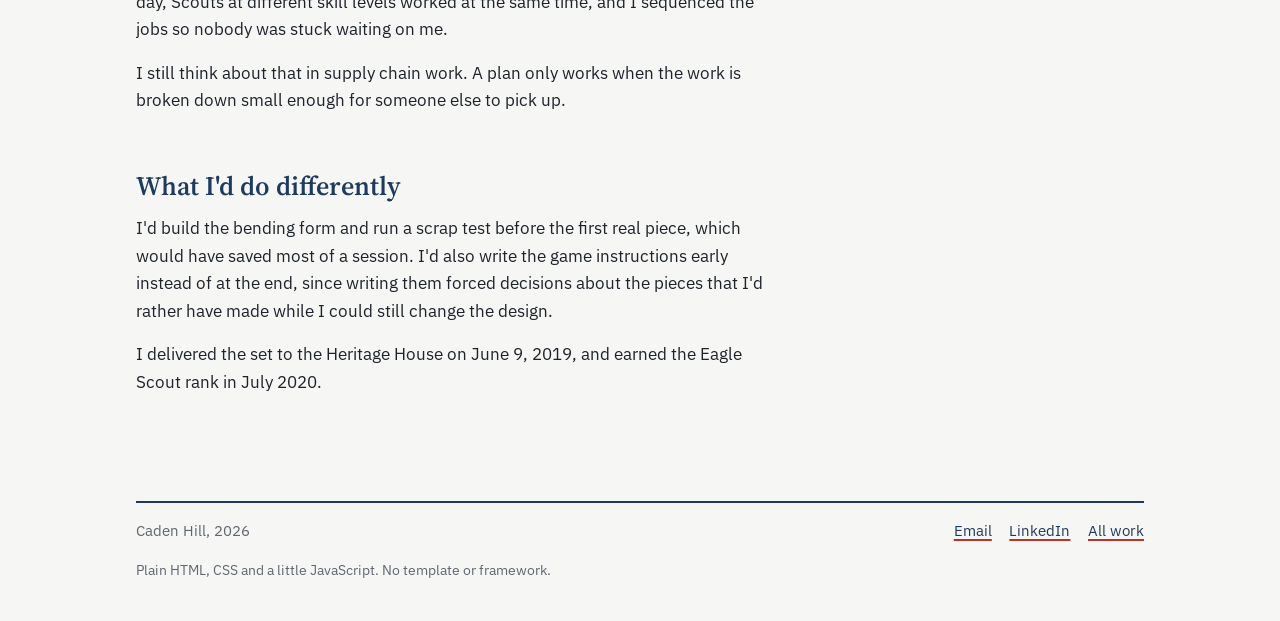
<file: eagle-scout.html>
<!DOCTYPE html>
<html lang="en">
<head>
<meta charset="utf-8">
<meta name="viewport" content="width=device-width, initial-scale=1">
<title>Eagle Scout project · Caden Hill</title>
<meta name="description" content="Caden Hill's Eagle Scout project: period yard games and a storage chest for the Woodbury Heritage Society's Heritage House.">
<link rel="stylesheet" href="style.css">
<link rel="icon" href="favicon.svg" type="image/svg+xml">
</head>
<body>
<a class="skip" href="#main">Skip to content</a>
<div class="page">

<header class="top">
  <a class="home" href="index.html">Caden Hill</a>
  <nav aria-label="Main">
    <a href="index.html#work">Work</a>
    <a href="about.html">About</a>
    <a href="files/caden-hill-resume.pdf">Resume (PDF)</a>
  </nav>
</header>

<main id="main">

<div class="head">
  <p class="kicker">Eagle Scout service project, 2018 to 2019</p>
  <h1>Period yard games for the Heritage House</h1>
  <p class="dek">I led a group of Scouts building period yard games and a storage chest for the Woodbury Heritage Society's Heritage House. The project took more than 80 hours, and the games were used at the Society's open house in August 2019.</p>
</div>

<div class="body">

<section aria-labelledby="s1">
  <h2 id="s1">The ask</h2>
  <div class="prose">
    <p>The house shows what early American life looked like to school groups and visitors, and it wanted something hands-on that kids could pick up and play with on the lawn. That was the whole brief, so the rest was mine to figure out.</p>
    <p>The project started with an email to the Heritage House in July 2018. I researched which games were actually played in the period, then pitched the project to the house in January 2019 and to my troop's leadership council in February, so we agreed on what I'd make before I bought any wood.</p>
  </div>
</section>

<section aria-labelledby="s2">
  <h2 id="s2">Design and sourcing</h2>
  <div class="prose">
    <p>I modeled the pieces in SketchUp before settling on dimensions. The hoops had to be a size a kid could actually catch, and the chest had to hold everything without the hoops warping against each other. The drawings went through a couple of rounds with my project coach.</p>
    <p>I priced a bill of materials line by line, then covered part of it through donation requests to local businesses. Asking for donations against a specific, priced list went a lot better than asking for general help, and it was the first time I saw how much of a good sourcing ask is preparation.</p>
    <p>A lot of my time went in before any wood was cut, between the research, the design and the sourcing.</p>
  </div>
</section>

<section aria-labelledby="s3">
  <h2 id="s3">Bending the wood</h2>
  <div class="prose">
    <p>The hoops are steam-bent. A 37-inch strip goes into a soak, then into steam, then onto a form and into clamps, and there's only a short window where it bends without cracking. My first session ran close to four hours between soaking and clamping, mostly waiting and then moving fast.</p>
    <p>What made it work was building the form first and testing a scrap piece before using the good stock. I learned that on the second try instead of the first.</p>
  </div>
</section>

<section aria-labelledby="s4">
  <h2 id="s4">Running the build day</h2>
  <div class="prose">
    <p>The group build day on April 13, 2019 is the part an Eagle project really tests. It ran five and a half hours, and I spent about four hours beforehand cutting and prepping stock, so the Scouts showed up to defined tasks instead of a pile of lumber. On the day, Scouts at different skill levels worked at the same time, and I sequenced the jobs so nobody was stuck waiting on me.</p>
    <p>I still think about that in supply chain work. A plan only works when the work is broken down small enough for someone else to pick up.</p>
  </div>
</section>

<section aria-labelledby="s5">
  <h2 id="s5">What I'd do differently</h2>
  <div class="prose">
    <p>I'd build the bending form and run a scrap test before the first real piece, which would have saved most of a session. I'd also write the game instructions early instead of at the end, since writing them forced decisions about the pieces that I'd rather have made while I could still change the design.</p>
    <p>I delivered the set to the Heritage House on June 9, 2019, and earned the Eagle Scout rank in July 2020.</p>
  </div>
</section>

</div>
</main>

<footer class="foot">
  <span>Caden Hill, 2026</span>
  <ul>
    <li><a href="mailto:cadenhill072@gmail.com">Email</a></li>
    <li><a href="https://www.linkedin.com/in/cadenhill/">LinkedIn</a></li>
    <li><a href="index.html">All work</a></li>
  </ul>
  <p class="colophon">Plain HTML, CSS and a little JavaScript. No template or framework.</p>
</footer>

</div>
</body>
</html>
</file>
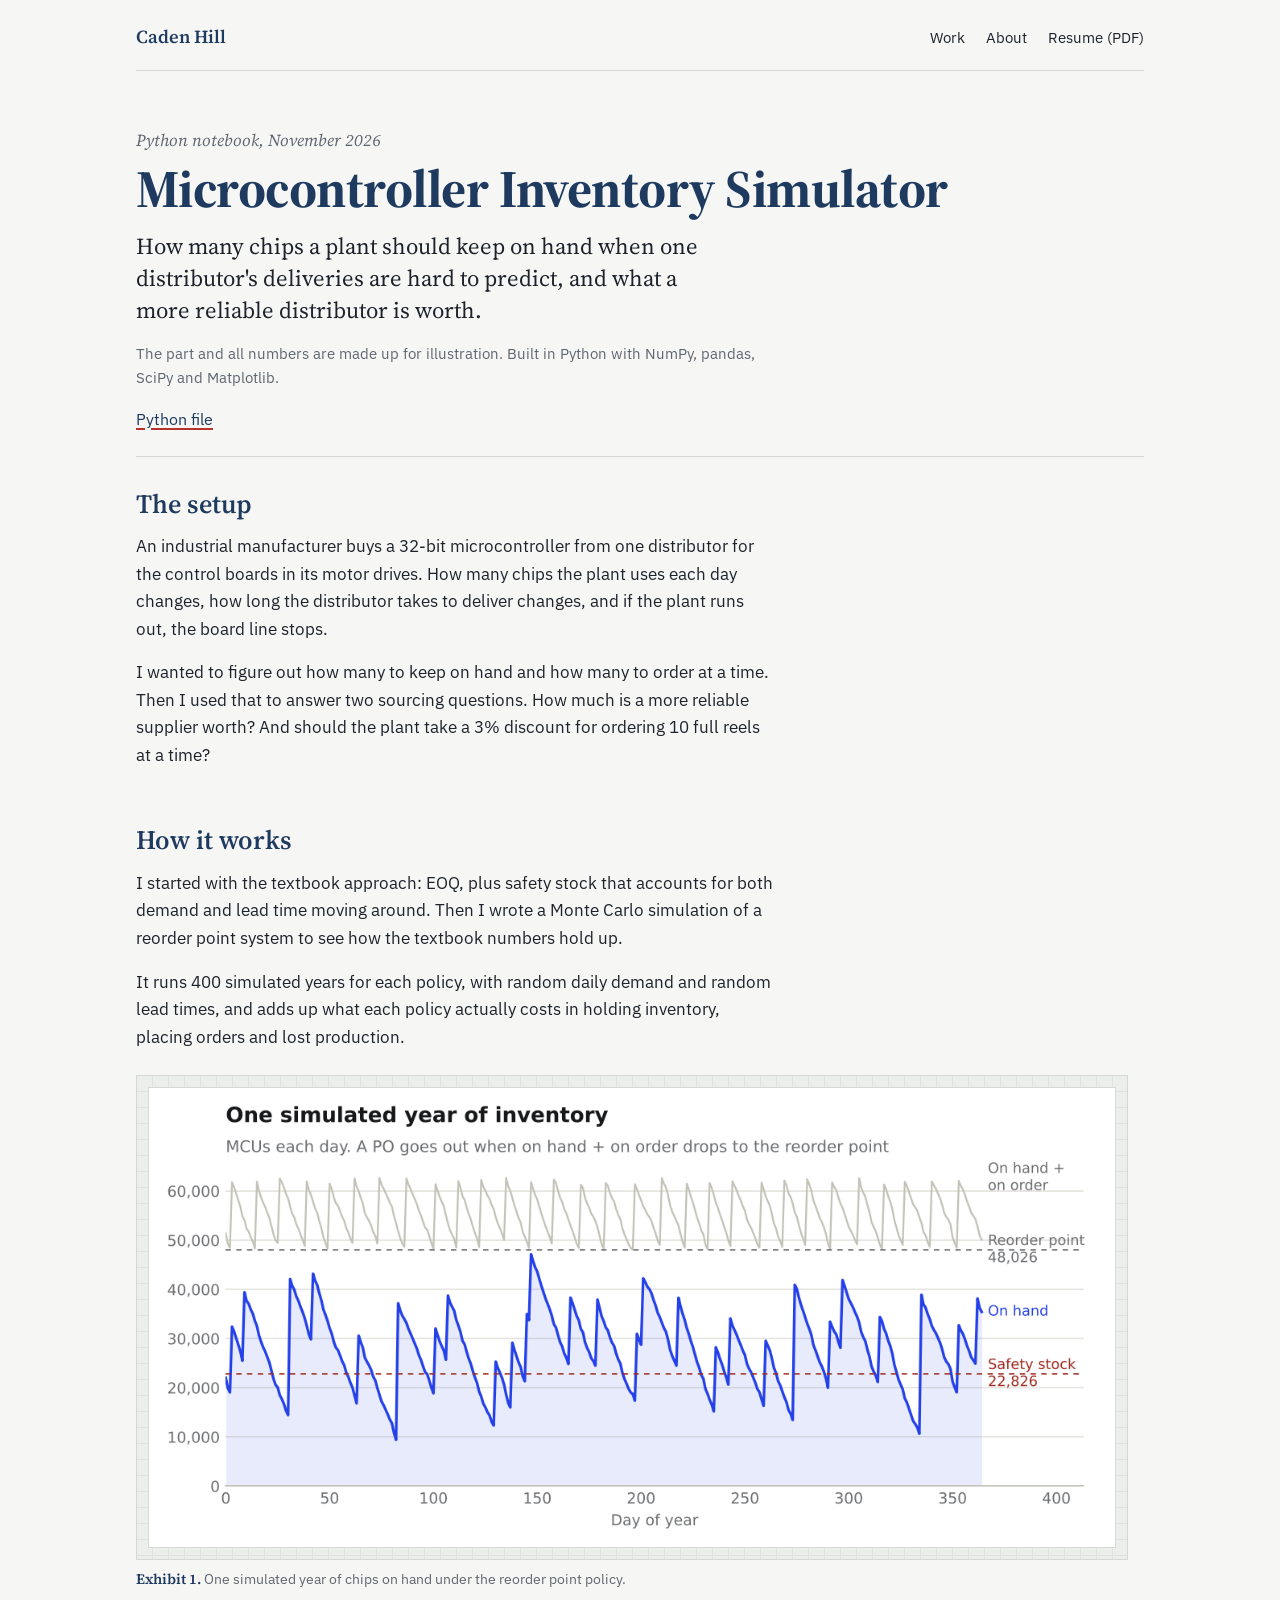
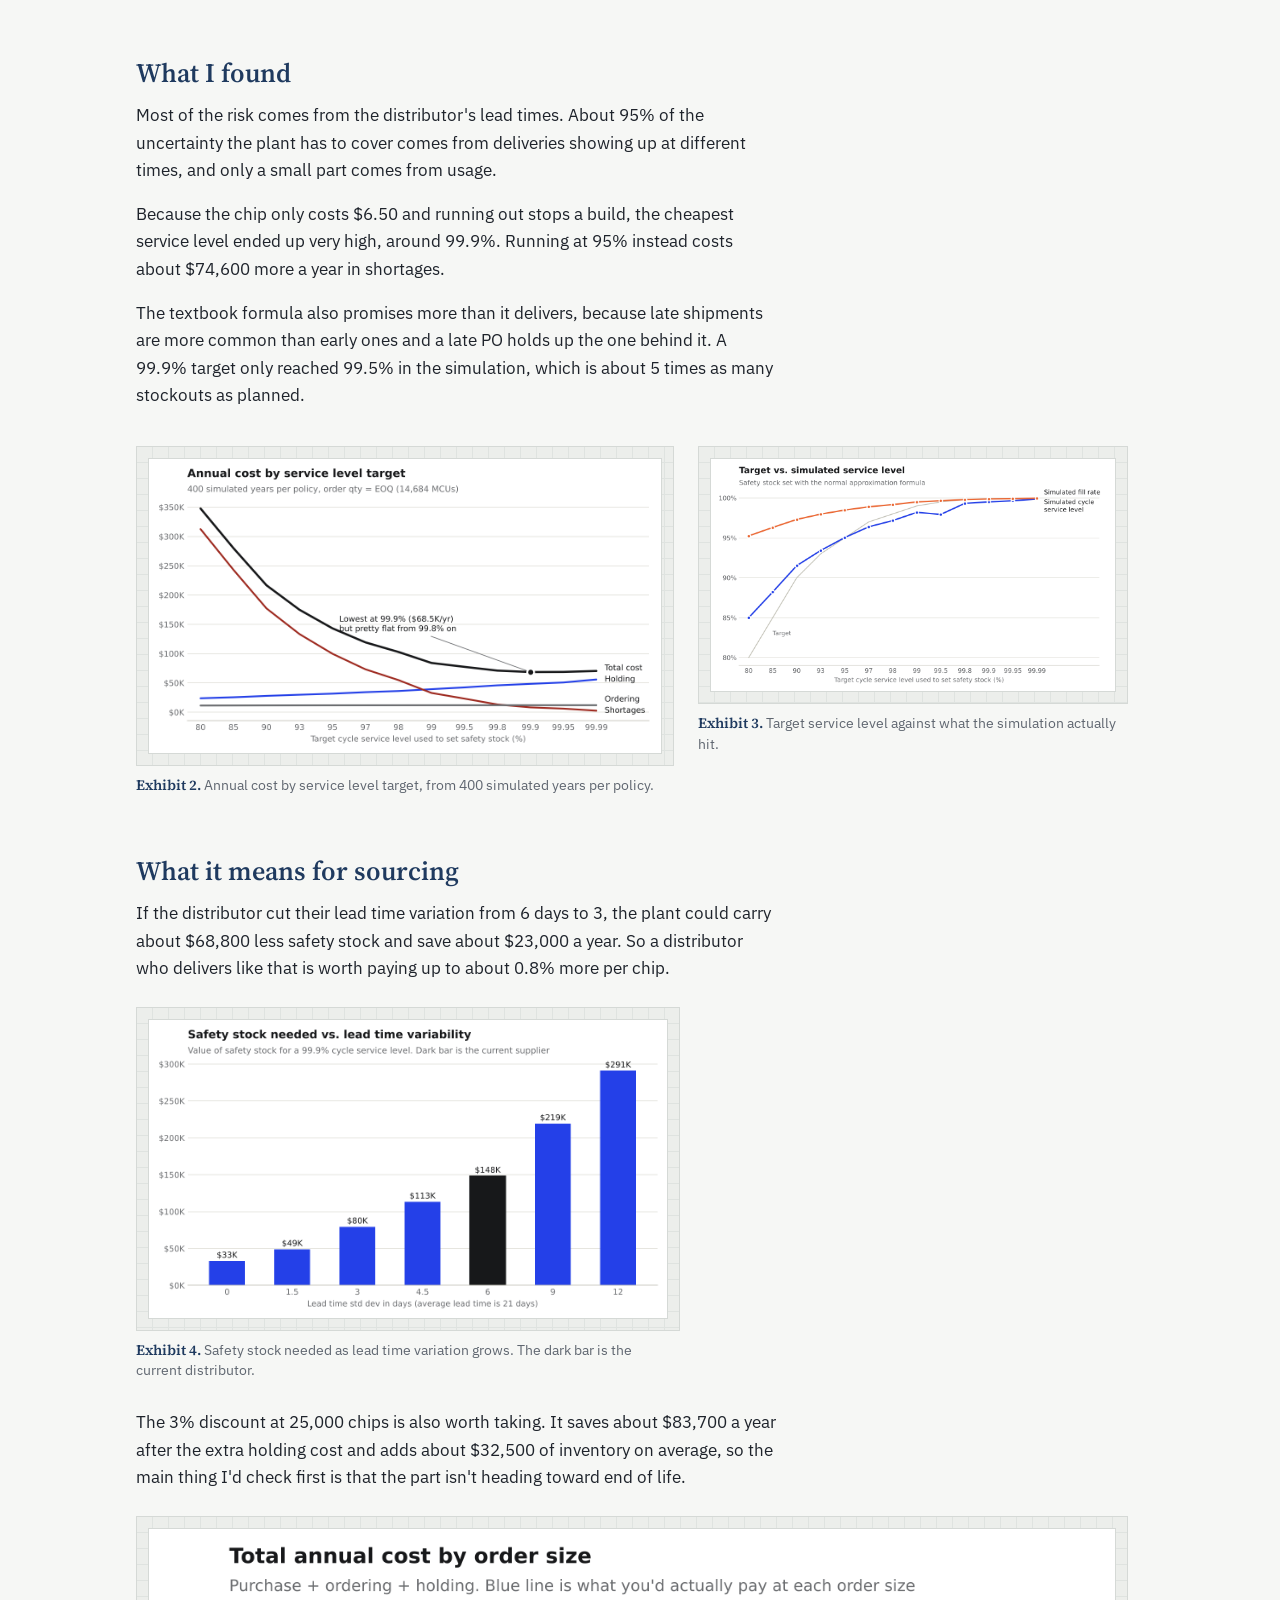
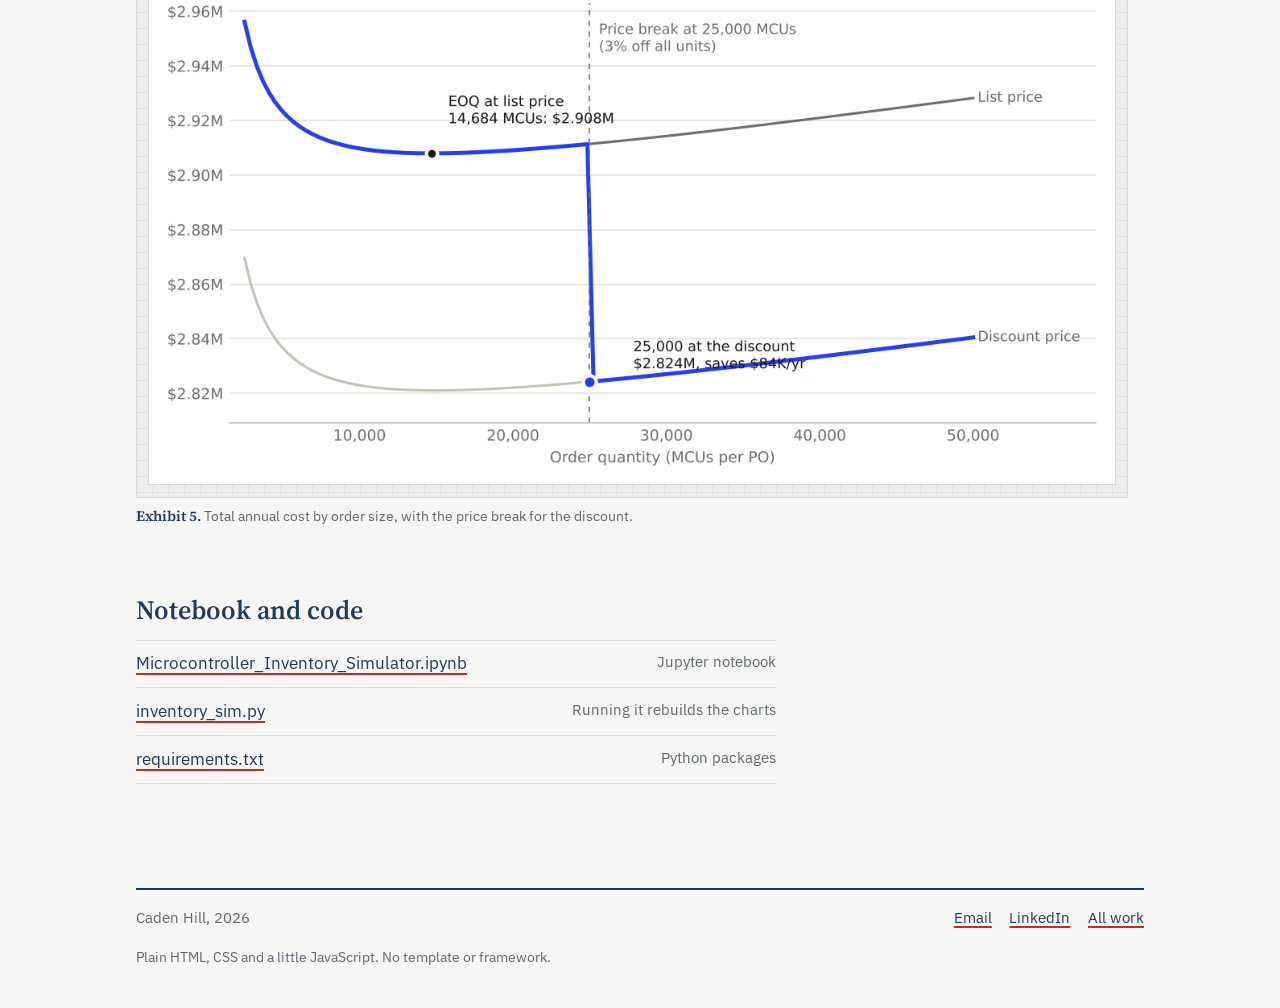
<file: inventory-sim.html>
<!DOCTYPE html>
<html lang="en">
<head>
<meta charset="utf-8">
<meta name="viewport" content="width=device-width, initial-scale=1">
<title>Microcontroller Inventory Simulator · Caden Hill</title>
<meta name="description" content="A Monte Carlo inventory simulation in Python for a single-sourced microcontroller that sets safety stock and prices what a more reliable distributor and a volume discount are worth.">
<link rel="stylesheet" href="style.css">
<link rel="icon" href="favicon.svg" type="image/svg+xml">
</head>
<body>
<a class="skip" href="#main">Skip to content</a>
<div class="page">

<header class="top">
  <a class="home" href="index.html">Caden Hill</a>
  <nav aria-label="Main">
    <a href="index.html#work">Work</a>
    <a href="about.html">About</a>
    <a href="files/caden-hill-resume.pdf">Resume (PDF)</a>
  </nav>
</header>

<main id="main">

<div class="head">
  <p class="kicker">Python notebook, November 2026</p>
  <h1>Microcontroller Inventory Simulator</h1>
  <p class="dek">How many chips a plant should keep on hand when one distributor's deliveries are hard to predict, and what a more reliable distributor is worth.</p>
  <p class="datanote">The part and all numbers are made up for illustration. Built in Python with NumPy, pandas, SciPy and Matplotlib.</p>
  <ul class="linkrow">
    <li><a href="files/inventory-sim/inventory_sim.py">Python file</a></li>
  </ul>
</div>

<div class="body">

<section aria-labelledby="s1">
  <h2 id="s1">The setup</h2>
  <div class="prose">
    <p>An industrial manufacturer buys a 32-bit microcontroller from one distributor for the control boards in its motor drives. How many chips the plant uses each day changes, how long the distributor takes to deliver changes, and if the plant runs out, the board line stops.</p>
    <p>I wanted to figure out how many to keep on hand and how many to order at a time. Then I used that to answer two sourcing questions. How much is a more reliable supplier worth? And should the plant take a 3% discount for ordering 10 full reels at a time?</p>
  </div>
</section>

<section aria-labelledby="s2">
  <h2 id="s2">How it works</h2>
  <div class="prose">
    <p>I started with the textbook approach: EOQ, plus safety stock that accounts for both demand and lead time moving around. Then I wrote a Monte Carlo simulation of a reorder point system to see how the textbook numbers hold up.</p>
    <p>It runs 400 simulated years for each policy, with random daily demand and random lead times, and adds up what each policy actually costs in holding inventory, placing orders and lost production.</p>
  </div>
  <figure class="exhibit wide">
    <div class="frame"><img src="files/inventory-sim/charts/5_inventory_trace.png" width="1200" height="570" loading="lazy" alt="Line chart of chips on hand each day for one simulated year, saw-toothing between orders, with dashed lines for the reorder point and the safety stock."></div>
    <figcaption><span class="ex">Exhibit 1.</span> One simulated year of chips on hand under the reorder point policy.</figcaption>
  </figure>
</section>

<section aria-labelledby="s3">
  <h2 id="s3">What I found</h2>
  <div class="prose">
    <p>Most of the risk comes from the distributor's lead times. About 95% of the uncertainty the plant has to cover comes from deliveries showing up at different times, and only a small part comes from usage.</p>
    <p>Because the chip only costs $6.50 and running out stops a build, the cheapest service level ended up very high, around 99.9%. Running at 95% instead costs about $74,600 more a year in shortages.</p>
    <p>The textbook formula also promises more than it delivers, because late shipments are more common than early ones and a late PO holds up the one behind it. A 99.9% target only reached 99.5% in the simulation, which is about 5 times as many stockouts as planned.</p>
  </div>
  <div class="pair">
  <figure class="exhibit">
    <div class="frame"><img src="files/inventory-sim/charts/1_cost_vs_service_level.png" width="1200" height="690" loading="lazy" alt="Line chart of annual cost by service level target, split into holding, ordering and shortage cost. Shortage cost falls as the target rises and total cost bottoms out at a very high service level."></div>
    <figcaption><span class="ex">Exhibit 2.</span> Annual cost by service level target, from 400 simulated years per policy.</figcaption>
  </figure>
  <figure class="exhibit">
    <div class="frame"><img src="files/inventory-sim/charts/2_target_vs_achieved_service.png" width="1200" height="690" loading="lazy" alt="Line chart comparing the target service level with the simulated cycle service level and fill rate. At high targets the simulated service level falls short of the target."></div>
    <figcaption><span class="ex">Exhibit 3.</span> Target service level against what the simulation actually hit.</figcaption>
  </figure>
  </div>
</section>

<section aria-labelledby="s4">
  <h2 id="s4">What it means for sourcing</h2>
  <div class="prose">
    <p>If the distributor cut their lead time variation from 6 days to 3, the plant could carry about $68,800 less safety stock and save about $23,000 a year. So a distributor who delivers like that is worth paying up to about 0.8% more per chip.</p>
  </div>
  <figure class="exhibit narrow">
    <div class="frame"><img src="files/inventory-sim/charts/3_lead_time_variability.png" width="1200" height="690" loading="lazy" alt="Bar chart of the safety stock value needed at different lead time standard deviations. The bars rise steadily as delivery times get less predictable, and the current distributor is highlighted."></div>
    <figcaption><span class="ex">Exhibit 4.</span> Safety stock needed as lead time variation grows. The dark bar is the current distributor.</figcaption>
  </figure>
  <div class="prose">
    <p>The 3% discount at 25,000 chips is also worth taking. It saves about $83,700 a year after the extra holding cost and adds about $32,500 of inventory on average, so the main thing I'd check first is that the part isn't heading toward end of life.</p>
  </div>
  <figure class="exhibit wide">
    <div class="frame"><img src="files/inventory-sim/charts/4_quantity_discount.png" width="1200" height="690" loading="lazy" alt="Line chart of total annual cost by order size, with a drop in cost at the price break where the 3% discount starts."></div>
    <figcaption><span class="ex">Exhibit 5.</span> Total annual cost by order size, with the price break for the discount.</figcaption>
  </figure>
</section>

<section aria-labelledby="files">
  <h2 id="files">Notebook and code</h2>
  <ul class="files">
    <li><a href="files/inventory-sim/Microcontroller_Inventory_Simulator.ipynb">Microcontroller_Inventory_Simulator.ipynb</a><span>Jupyter notebook</span></li>
    <li><a href="files/inventory-sim/inventory_sim.py">inventory_sim.py</a><span>Running it rebuilds the charts</span></li>
    <li><a href="files/inventory-sim/requirements.txt">requirements.txt</a><span>Python packages</span></li>
  </ul>
</section>

</div>
</main>

<footer class="foot">
  <span>Caden Hill, 2026</span>
  <ul>
    <li><a href="mailto:cadenhill072@gmail.com">Email</a></li>
    <li><a href="https://www.linkedin.com/in/cadenhill/">LinkedIn</a></li>
    <li><a href="index.html">All work</a></li>
  </ul>
  <p class="colophon">Plain HTML, CSS and a little JavaScript. No template or framework.</p>
</footer>

</div>
</body>
</html>
</file>
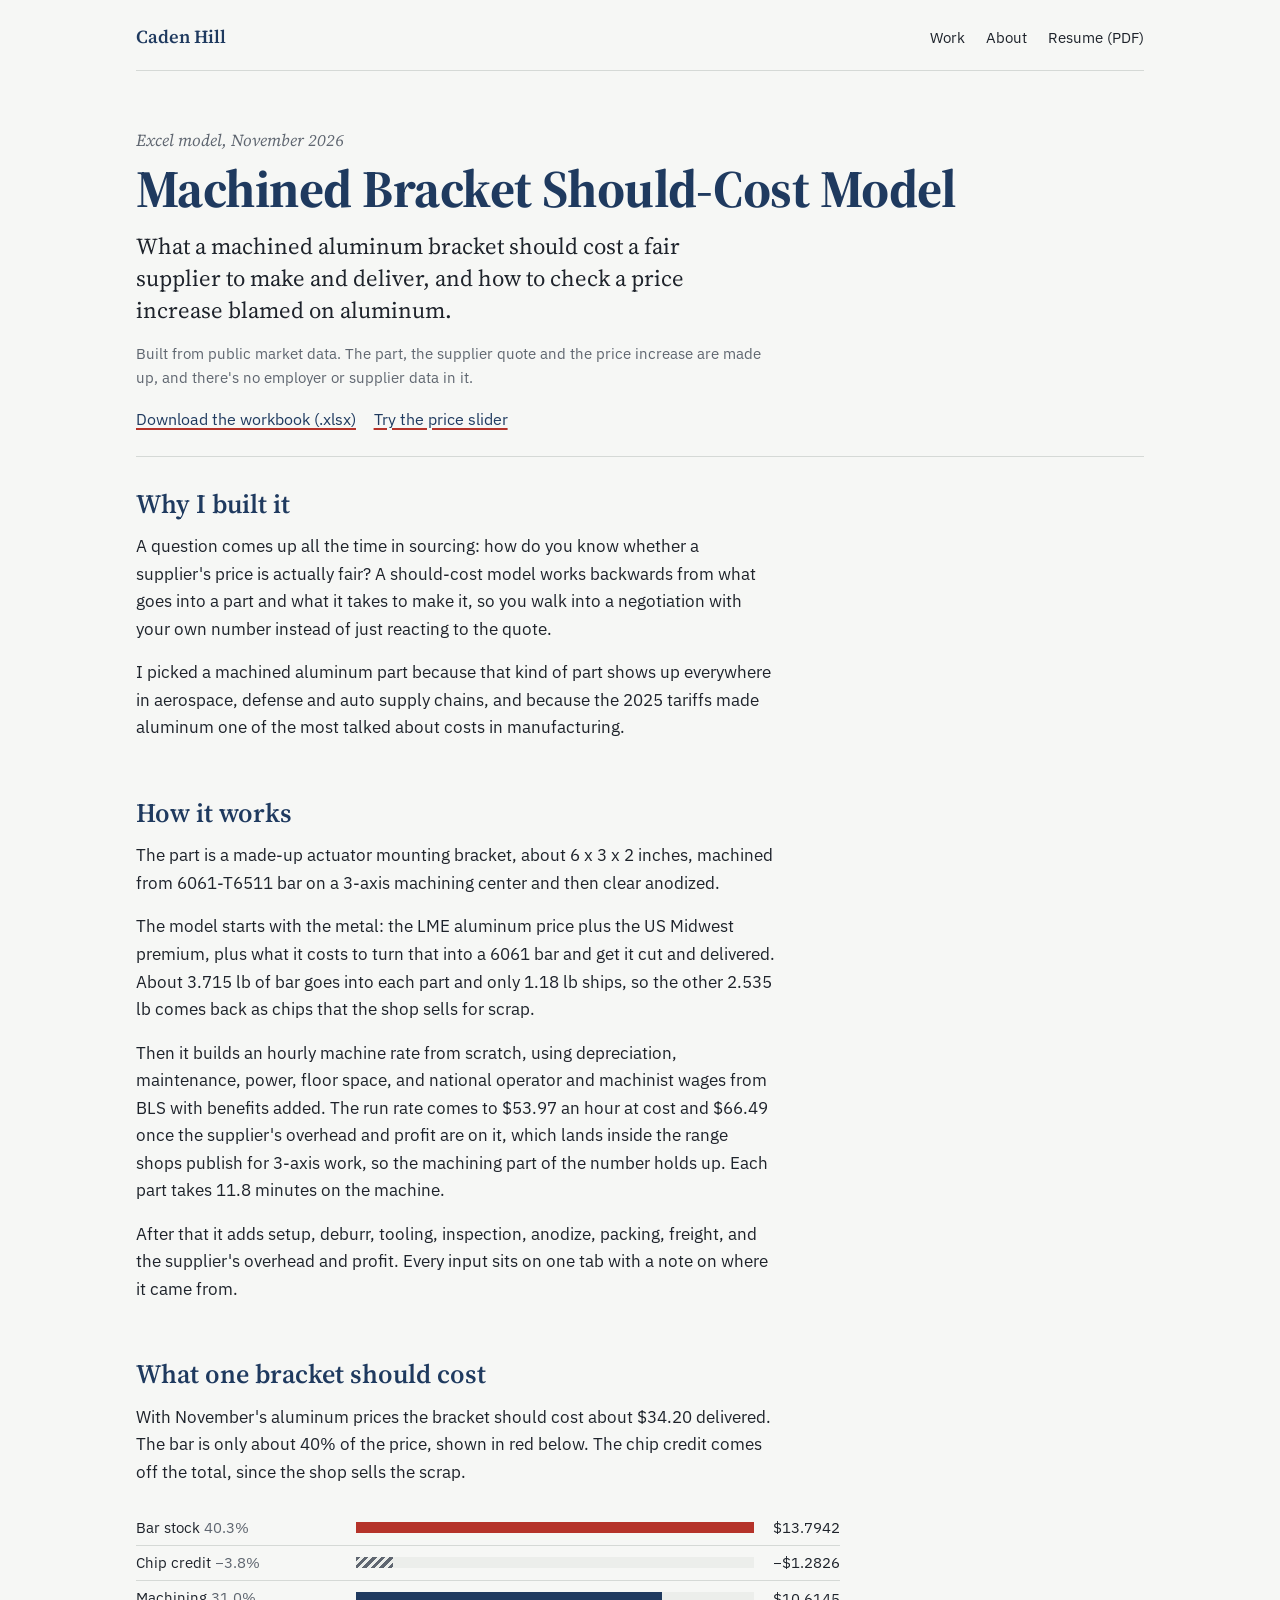
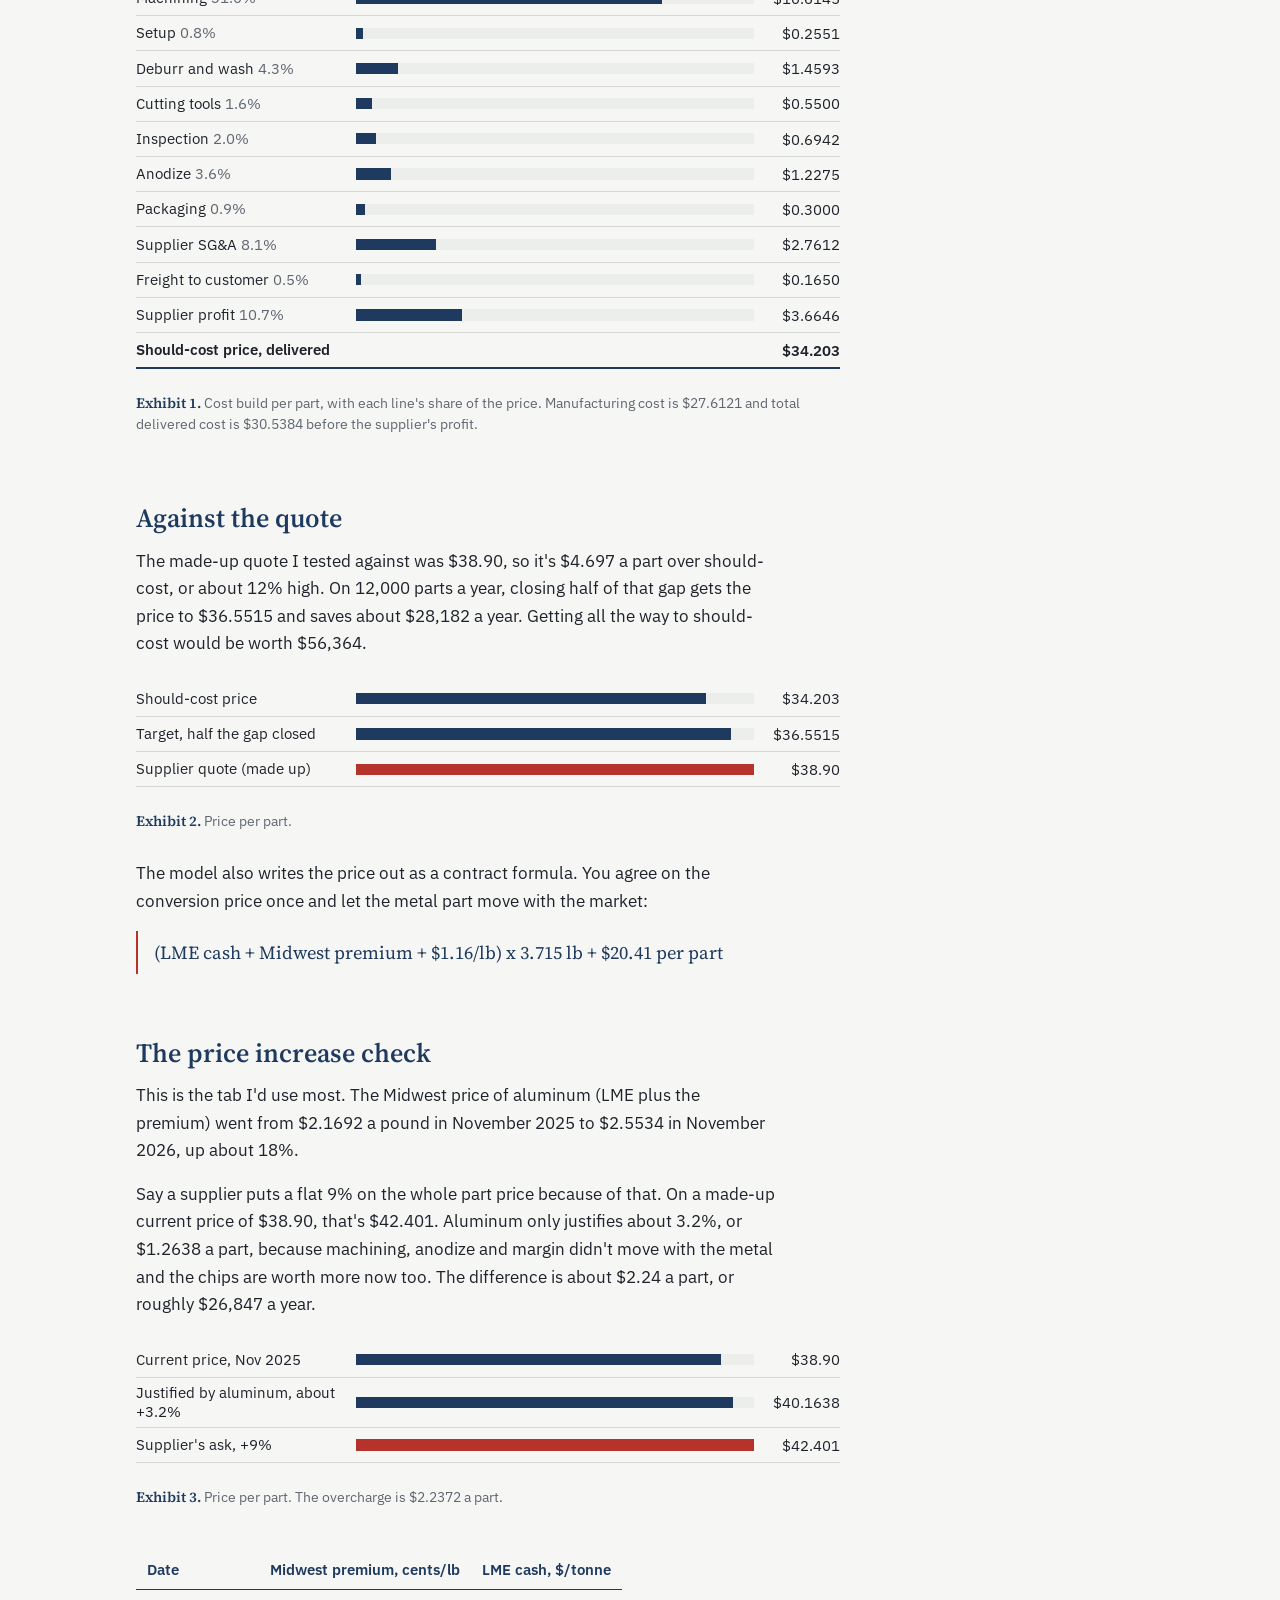
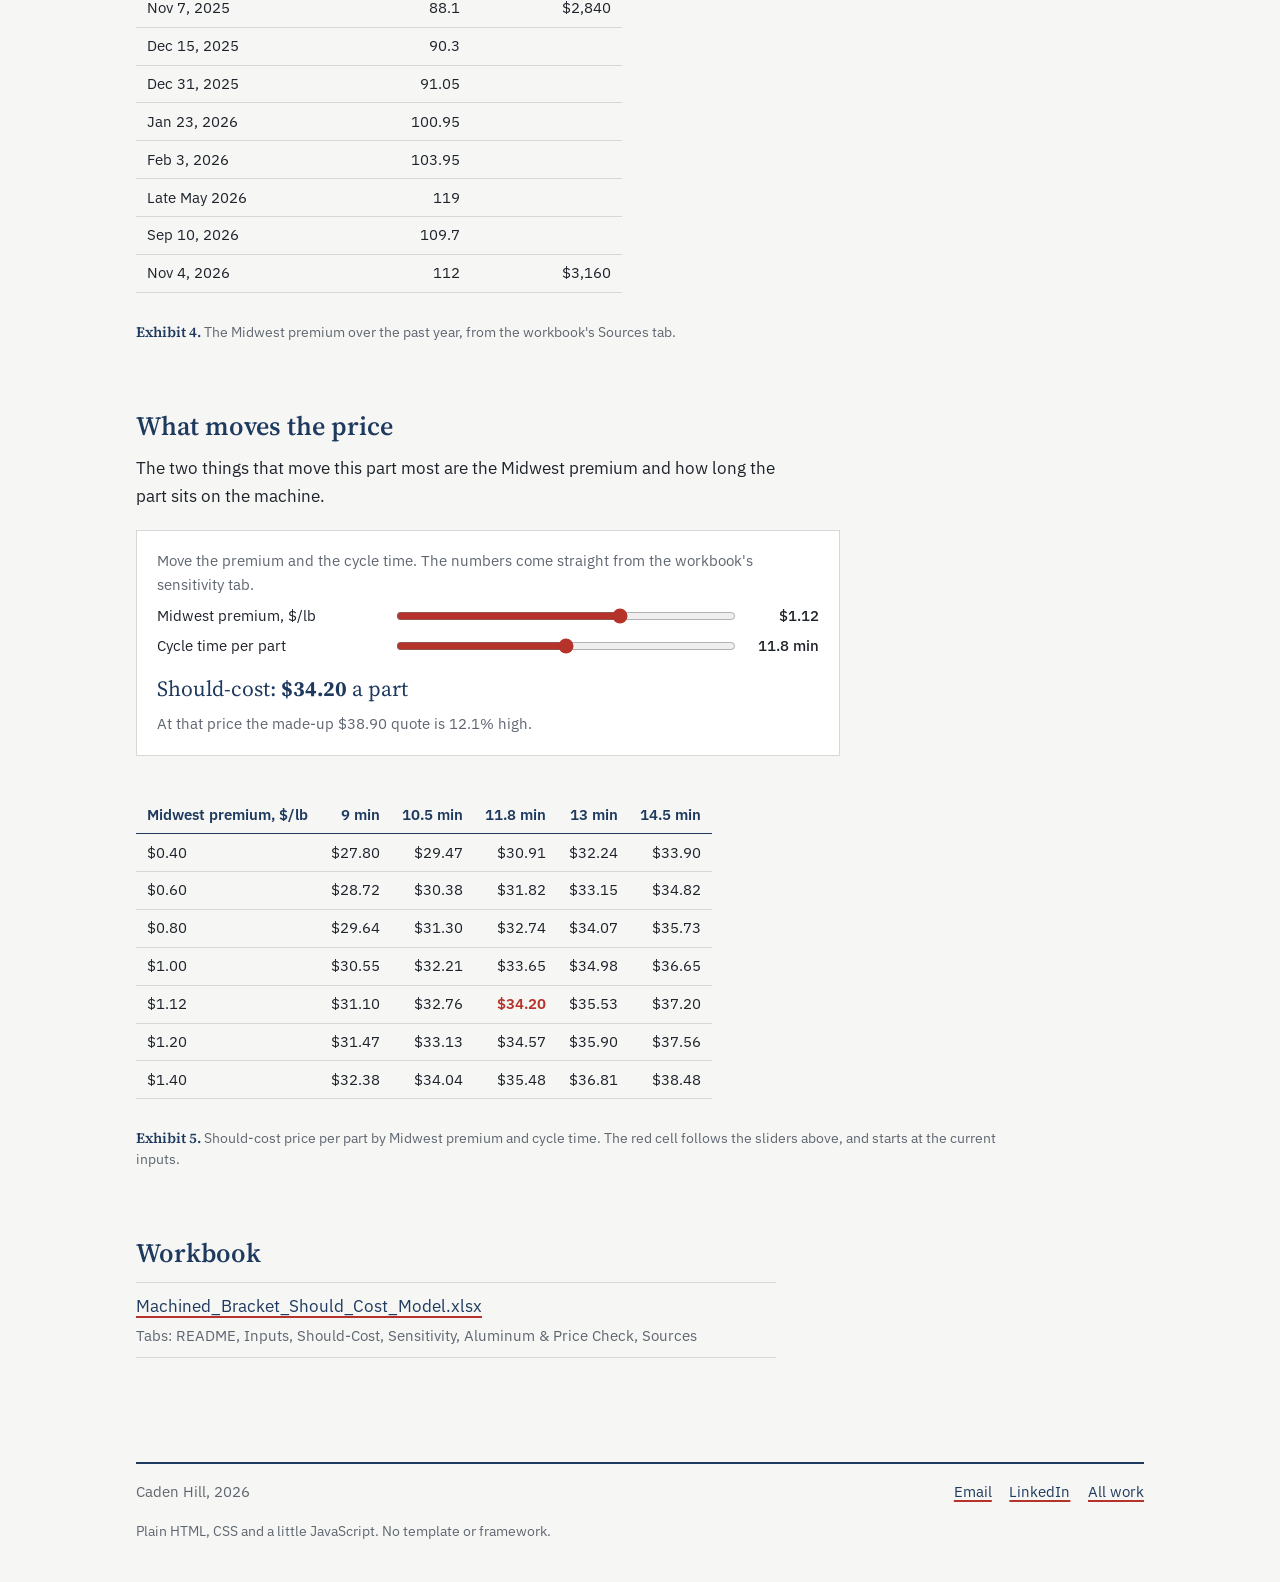
<file: should-cost.html>
<!DOCTYPE html>
<html lang="en">
<head>
<meta charset="utf-8">
<meta name="viewport" content="width=device-width, initial-scale=1">
<title>Machined Bracket Should-Cost Model · Caden Hill</title>
<meta name="description" content="An Excel should-cost model for a machined aluminum bracket built from LME aluminum, the Midwest premium and BLS wages, with a quote comparison, an index-based contract formula and a price increase check.">
<link rel="stylesheet" href="style.css">
<link rel="icon" href="favicon.svg" type="image/svg+xml">
</head>
<body>
<a class="skip" href="#main">Skip to content</a>
<div class="page">

<header class="top">
  <a class="home" href="index.html">Caden Hill</a>
  <nav aria-label="Main">
    <a href="index.html#work">Work</a>
    <a href="about.html">About</a>
    <a href="files/caden-hill-resume.pdf">Resume (PDF)</a>
  </nav>
</header>

<main id="main">

<div class="head">
  <p class="kicker">Excel model, November 2026</p>
  <h1>Machined Bracket Should-Cost Model</h1>
  <p class="dek">What a machined aluminum bracket should cost a fair supplier to make and deliver, and how to check a price increase blamed on aluminum.</p>
  <p class="datanote">Built from public market data. The part, the supplier quote and the price increase are made up, and there's no employer or supplier data in it.</p>
  <ul class="linkrow">
    <li><a href="files/should-cost/Machined_Bracket_Should_Cost_Model.xlsx">Download the workbook (.xlsx)</a></li>
    <li><a href="#tryit">Try the price slider</a></li>
  </ul>
</div>

<div class="body">

<section aria-labelledby="s1">
  <h2 id="s1">Why I built it</h2>
  <div class="prose">
    <p>A question comes up all the time in sourcing: how do you know whether a supplier's price is actually fair? A should-cost model works backwards from what goes into a part and what it takes to make it, so you walk into a negotiation with your own number instead of just reacting to the quote.</p>
    <p>I picked a machined aluminum part because that kind of part shows up everywhere in aerospace, defense and auto supply chains, and because the 2025 tariffs made aluminum one of the most talked about costs in manufacturing.</p>
  </div>
</section>

<section aria-labelledby="s2">
  <h2 id="s2">How it works</h2>
  <div class="prose">
    <p>The part is a made-up actuator mounting bracket, about 6 x 3 x 2 inches, machined from 6061-T6511 bar on a 3-axis machining center and then clear anodized.</p>
    <p>The model starts with the metal: the LME aluminum price plus the US Midwest premium, plus what it costs to turn that into a 6061 bar and get it cut and delivered. About 3.715 lb of bar goes into each part and only 1.18 lb ships, so the other 2.535 lb comes back as chips that the shop sells for scrap.</p>
    <p>Then it builds an hourly machine rate from scratch, using depreciation, maintenance, power, floor space, and national operator and machinist wages from BLS with benefits added. The run rate comes to $53.97 an hour at cost and $66.49 once the supplier's overhead and profit are on it, which lands inside the range shops publish for 3-axis work, so the machining part of the number holds up. Each part takes 11.8 minutes on the machine.</p>
    <p>After that it adds setup, deburr, tooling, inspection, anodize, packing, freight, and the supplier's overhead and profit. Every input sits on one tab with a note on where it came from.</p>
  </div>
</section>

<section aria-labelledby="s3">
  <h2 id="s3">What one bracket should cost</h2>
  <div class="prose">
    <p>With November's aluminum prices the bracket should cost about $34.20 delivered. The bar is only about 40% of the price, shown in red below. The chip credit comes off the total, since the shop sells the scrap.</p>
  </div>
  <figure class="exhibit" id="costbuild" style="max-width:44rem">
    <ul class="bars" aria-label="Cost build per part">
      <li><span class="lbl">Bar stock <span class="small">40.3%</span></span><span class="track"><span class="fill hot" style="width:100.0%"></span></span><span class="val">$13.7942</span></li>
      <li><span class="lbl">Chip credit <span class="small">&minus;3.8%</span></span><span class="track"><span class="fill neg" style="width:9.3%"></span></span><span class="val">&minus;$1.2826</span></li>
      <li><span class="lbl">Machining <span class="small">31.0%</span></span><span class="track"><span class="fill" style="width:76.9%"></span></span><span class="val">$10.6145</span></li>
      <li><span class="lbl">Setup <span class="small">0.8%</span></span><span class="track"><span class="fill" style="width:1.8%"></span></span><span class="val">$0.2551</span></li>
      <li><span class="lbl">Deburr and wash <span class="small">4.3%</span></span><span class="track"><span class="fill" style="width:10.6%"></span></span><span class="val">$1.4593</span></li>
      <li><span class="lbl">Cutting tools <span class="small">1.6%</span></span><span class="track"><span class="fill" style="width:4.0%"></span></span><span class="val">$0.5500</span></li>
      <li><span class="lbl">Inspection <span class="small">2.0%</span></span><span class="track"><span class="fill" style="width:5.0%"></span></span><span class="val">$0.6942</span></li>
      <li><span class="lbl">Anodize <span class="small">3.6%</span></span><span class="track"><span class="fill" style="width:8.9%"></span></span><span class="val">$1.2275</span></li>
      <li><span class="lbl">Packaging <span class="small">0.9%</span></span><span class="track"><span class="fill" style="width:2.2%"></span></span><span class="val">$0.3000</span></li>
      <li><span class="lbl">Supplier SG&A <span class="small">8.1%</span></span><span class="track"><span class="fill" style="width:20.0%"></span></span><span class="val">$2.7612</span></li>
      <li><span class="lbl">Freight to customer <span class="small">0.5%</span></span><span class="track"><span class="fill" style="width:1.2%"></span></span><span class="val">$0.1650</span></li>
      <li><span class="lbl">Supplier profit <span class="small">10.7%</span></span><span class="track"><span class="fill" style="width:26.6%"></span></span><span class="val">$3.6646</span></li>
      <li class="total"><span class="lbl">Should-cost price, delivered</span><span class="track"></span><span class="val">$34.203</span></li>
    </ul>
    <figcaption><span class="ex">Exhibit 1.</span> Cost build per part, with each line's share of the price. Manufacturing cost is $27.6121 and total delivered cost is $30.5384 before the supplier's profit.</figcaption>
  </figure>
</section>

<section aria-labelledby="s4">
  <h2 id="s4">Against the quote</h2>
  <div class="prose">
    <p>The made-up quote I tested against was $38.90, so it's $4.697 a part over should-cost, or about 12% high. On 12,000 parts a year, closing half of that gap gets the price to $36.5515 and saves about $28,182 a year. Getting all the way to should-cost would be worth $56,364.</p>
  </div>
  <figure class="exhibit" style="max-width:44rem">
    <ul class="bars" aria-label="Quote comparison">
      <li><span class="lbl">Should-cost price</span><span class="track"><span class="fill" style="width:87.9%"></span></span><span class="val">$34.203</span></li>
      <li><span class="lbl">Target, half the gap closed</span><span class="track"><span class="fill" style="width:94.0%"></span></span><span class="val">$36.5515</span></li>
      <li><span class="lbl">Supplier quote (made up)</span><span class="track"><span class="fill hot" style="width:100%"></span></span><span class="val">$38.90</span></li>
    </ul>
    <figcaption><span class="ex">Exhibit 2.</span> Price per part.</figcaption>
  </figure>
  <div class="prose">
    <p>The model also writes the price out as a contract formula. You agree on the conversion price once and let the metal part move with the market:</p>
  </div>
  <p class="formula">(LME cash + Midwest premium + $1.16/lb) x 3.715 lb + $20.41 per part</p>
</section>

<section aria-labelledby="s5">
  <h2 id="s5">The price increase check</h2>
  <div class="prose">
    <p>This is the tab I'd use most. The Midwest price of aluminum (LME plus the premium) went from $2.1692 a pound in November 2025 to $2.5534 in November 2026, up about 18%.</p>
    <p>Say a supplier puts a flat 9% on the whole part price because of that. On a made-up current price of $38.90, that's $42.401. Aluminum only justifies about 3.2%, or $1.2638 a part, because machining, anodize and margin didn't move with the metal and the chips are worth more now too. The difference is about $2.24 a part, or roughly $26,847 a year.</p>
  </div>
  <figure class="exhibit" style="max-width:44rem">
    <ul class="bars" aria-label="Price increase check">
      <li><span class="lbl">Current price, Nov 2025</span><span class="track"><span class="fill" style="width:91.7%"></span></span><span class="val">$38.90</span></li>
      <li><span class="lbl">Justified by aluminum, about +3.2%</span><span class="track"><span class="fill" style="width:94.7%"></span></span><span class="val">$40.1638</span></li>
      <li><span class="lbl">Supplier's ask, +9%</span><span class="track"><span class="fill hot" style="width:100%"></span></span><span class="val">$42.401</span></li>
    </ul>
    <figcaption><span class="ex">Exhibit 3.</span> Price per part. The overcharge is $2.2372 a part.</figcaption>
  </figure>
  <figure class="exhibit narrow">
    <div class="scroll">
    <table class="plain">
      <thead><tr><th scope="col">Date</th><th scope="col">Midwest premium, cents/lb</th><th scope="col">LME cash, $/tonne</th></tr></thead>
      <tbody>
<tr><td>Nov 7, 2025</td><td>88.1</td><td>$2,840</td></tr>
<tr><td>Dec 15, 2025</td><td>90.3</td><td></td></tr>
<tr><td>Dec 31, 2025</td><td>91.05</td><td></td></tr>
<tr><td>Jan 23, 2026</td><td>100.95</td><td></td></tr>
<tr><td>Feb 3, 2026</td><td>103.95</td><td></td></tr>
<tr><td>Late May 2026</td><td>119</td><td></td></tr>
<tr><td>Sep 10, 2026</td><td>109.7</td><td></td></tr>
<tr><td>Nov 4, 2026</td><td>112</td><td>$3,160</td></tr>
      </tbody>
    </table>
    </div>
    <figcaption><span class="ex">Exhibit 4.</span> The Midwest premium over the past year, from the workbook's Sources tab.</figcaption>
  </figure>
</section>

<section aria-labelledby="s6">
  <h2 id="s6">What moves the price</h2>
  <div class="prose">
    <p>The two things that move this part most are the Midwest premium and how long the part sits on the machine.</p>
  </div>
  <div class="tryit" id="tryit">
    <p class="small" style="margin:0 0 .4rem">Move the premium and the cycle time. The numbers come straight from the workbook's sensitivity tab.</p>
    <label><span>Midwest premium, $/lb</span><input type="range" id="t-a" min="0" max="6" step="1" value="4"><output id="o-a"></output></label>
    <label><span>Cycle time per part</span><input type="range" id="t-b" min="0" max="4" step="1" value="2"><output id="o-b"></output></label>
    <p class="readout">Should-cost: <b id="o-price"></b> a part</p>
    <p class="vs" id="o-vs"></p>
  </div>
  <figure class="exhibit">
    <div class="scroll">
    <table class="plain" id="grid5">
<thead><tr><th scope="col">Midwest premium, $/lb</th><th scope="col">9 min</th><th scope="col">10.5 min</th><th scope="col">11.8 min</th><th scope="col">13 min</th><th scope="col">14.5 min</th></tr></thead>
<tbody>
<tr><th scope="row">$0.40</th><td>$27.80</td><td>$29.47</td><td>$30.91</td><td>$32.24</td><td>$33.90</td></tr>
<tr><th scope="row">$0.60</th><td>$28.72</td><td>$30.38</td><td>$31.82</td><td>$33.15</td><td>$34.82</td></tr>
<tr><th scope="row">$0.80</th><td>$29.64</td><td>$31.30</td><td>$32.74</td><td>$34.07</td><td>$35.73</td></tr>
<tr><th scope="row">$1.00</th><td>$30.55</td><td>$32.21</td><td>$33.65</td><td>$34.98</td><td>$36.65</td></tr>
<tr><th scope="row">$1.12</th><td>$31.10</td><td>$32.76</td><td class="at">$34.20</td><td>$35.53</td><td>$37.20</td></tr>
<tr><th scope="row">$1.20</th><td>$31.47</td><td>$33.13</td><td>$34.57</td><td>$35.90</td><td>$37.56</td></tr>
<tr><th scope="row">$1.40</th><td>$32.38</td><td>$34.04</td><td>$35.48</td><td>$36.81</td><td>$38.48</td></tr>
</tbody>
    </table>
    </div>
    <figcaption><span class="ex">Exhibit 5.</span> Should-cost price per part by Midwest premium and cycle time. The red cell follows the sliders above, and starts at the current inputs.</figcaption>
  </figure>
</section>

<section aria-labelledby="files">
  <h2 id="files">Workbook</h2>
  <ul class="files">
    <li><a href="files/should-cost/Machined_Bracket_Should_Cost_Model.xlsx">Machined_Bracket_Should_Cost_Model.xlsx</a><span>Tabs: README, Inputs, Should-Cost, Sensitivity, Aluminum &amp; Price Check, Sources</span></li>
  </ul>
</section>

</div>
</main>

<footer class="foot">
  <span>Caden Hill, 2026</span>
  <ul>
    <li><a href="mailto:cadenhill072@gmail.com">Email</a></li>
    <li><a href="https://www.linkedin.com/in/cadenhill/">LinkedIn</a></li>
    <li><a href="index.html">All work</a></li>
  </ul>
  <p class="colophon">Plain HTML, CSS and a little JavaScript. No template or framework.</p>
</footer>

</div>
<script>
// Price slider: reads the same grid as Exhibit 5, so the page and the workbook agree.
(function () {
  var rows = [0.4, 0.6, 0.8, 1, 1.12, 1.2, 1.4], cols = [9, 10.5, 11.8, 13, 14.5], vals = [[27.8, 29.47, 30.91, 32.24, 33.9], [28.72, 30.38, 31.82, 33.15, 34.82], [29.64, 31.3, 32.74, 34.07, 35.73], [30.55, 32.21, 33.65, 34.98, 36.65], [31.1, 32.76, 34.2, 35.53, 37.2], [31.47, 33.13, 34.57, 35.9, 37.56], [32.38, 34.04, 35.48, 36.81, 38.48]], quote = 38.9;
  var A = document.getElementById('t-a'), B = document.getElementById('t-b');
  var trs = document.querySelectorAll('#grid5 tbody tr');
  function update() {
    var r = +A.value, c = +B.value, v = vals[r][c];
    document.getElementById('o-a').textContent = '$' + rows[r].toFixed(2);
    document.getElementById('o-b').textContent = cols[c] + ' min';
    document.getElementById('o-price').textContent = '$' + v.toFixed(2);
    var gap = (quote - v) / quote * 100;
    document.getElementById('o-vs').textContent = gap >= 0
      ? 'At that price the made-up $38.90 quote is ' + gap.toFixed(1) + '% high.'
      : 'At that price the made-up $38.90 quote is ' + (-gap).toFixed(1) + '% low.';
    trs.forEach(function (tr, i) {
      tr.querySelectorAll('td').forEach(function (td, j) { td.classList.toggle('at', i === r && j === c); });
    });
  }
  A.addEventListener('input', update); B.addEventListener('input', update); update();
})();
</script>
<script src="site.js"></script>
</body>
</html>
</file>
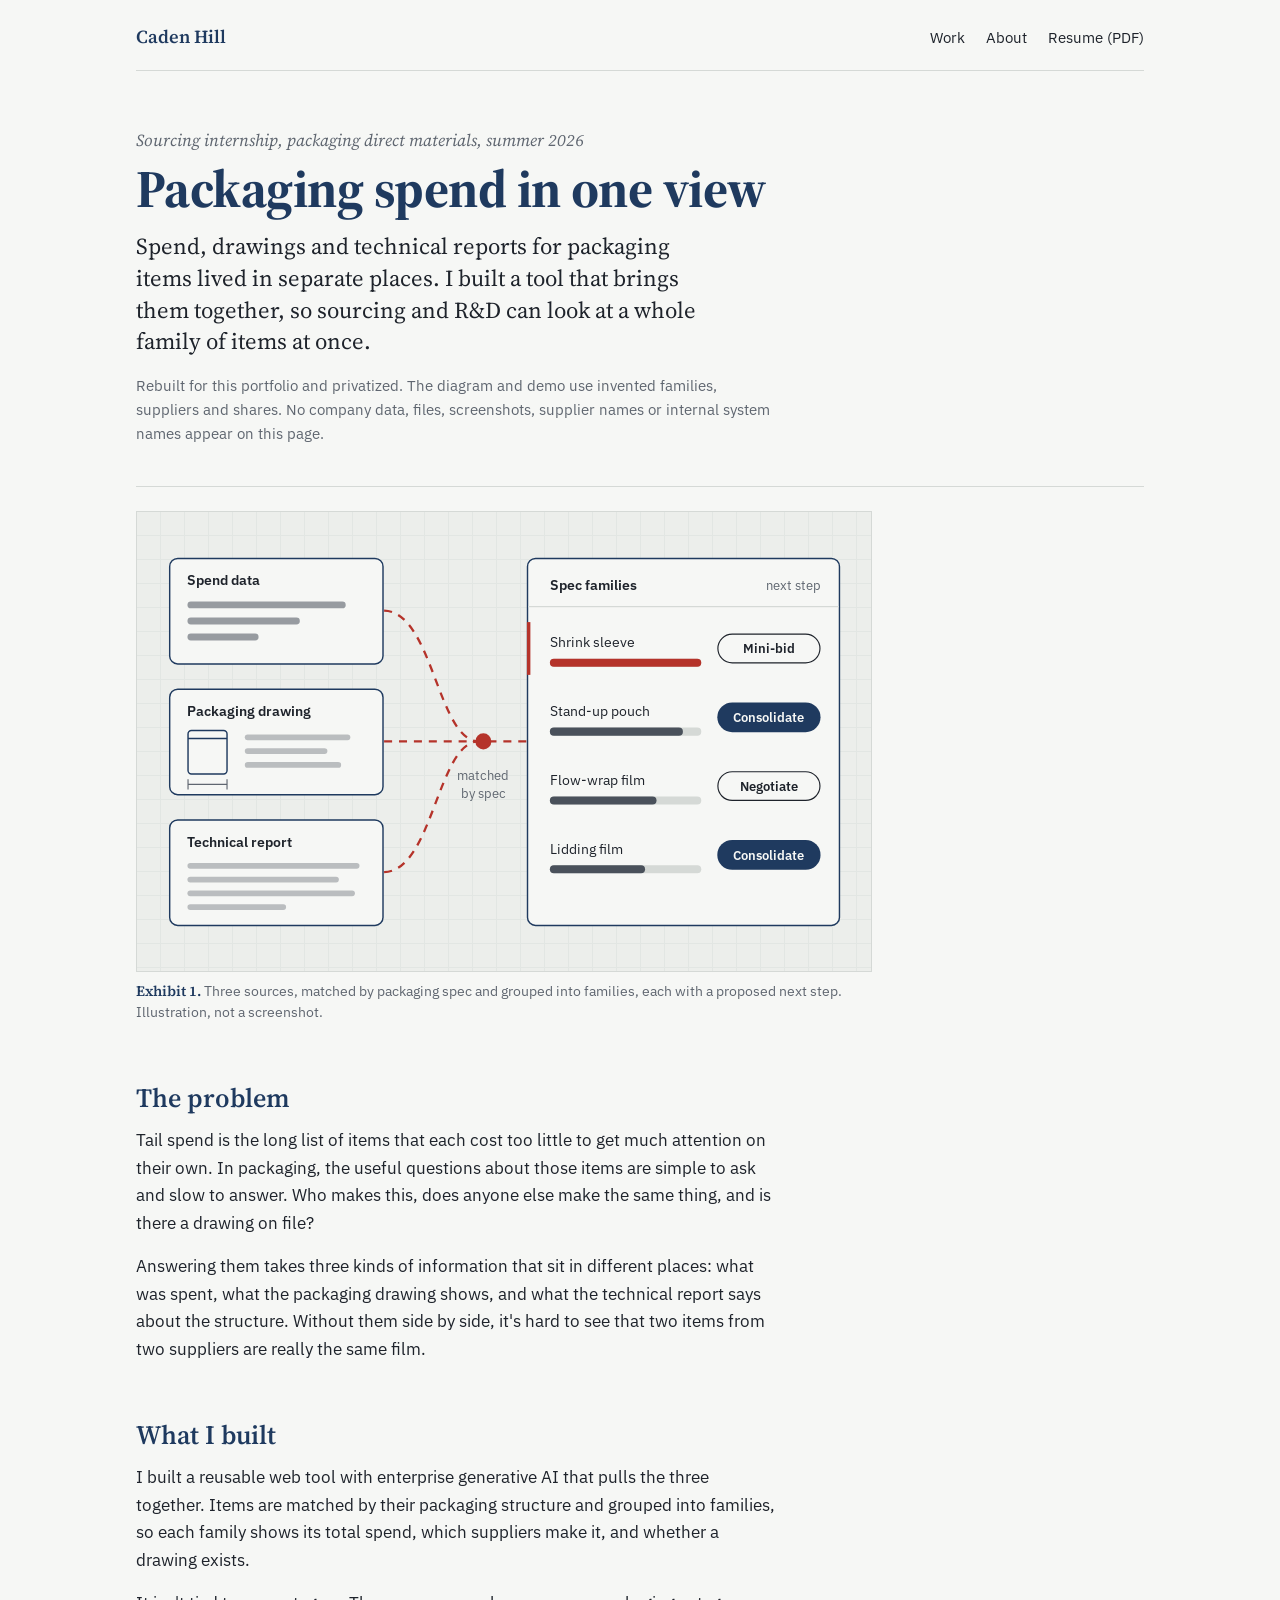
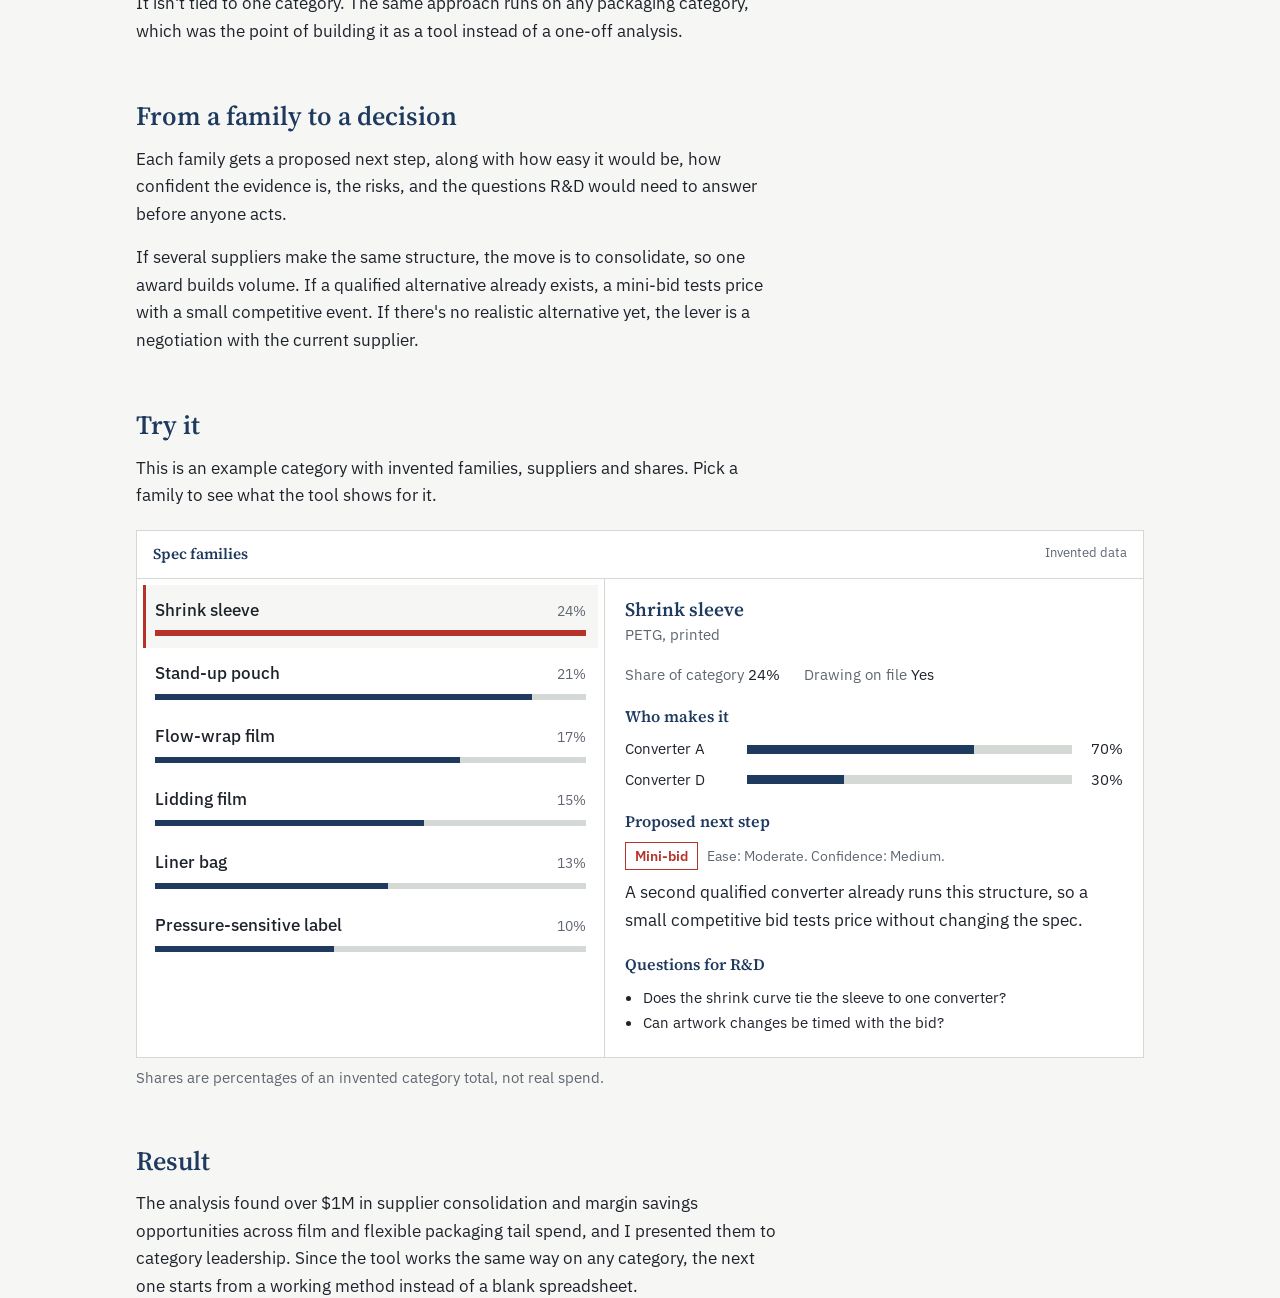
<file: spend-playbook-demo.html>
<!DOCTYPE html>
<html lang="en">
<head>
<meta charset="utf-8">
<title>Packaging spend tool · Caden Hill</title>
<meta name="robots" content="noindex">
<meta http-equiv="refresh" content="0; url=spend-tool.html">
<link rel="canonical" href="spend-tool.html">
</head>
<body><p>This page moved to <a href="spend-tool.html">spend-tool.html</a>.</p></body>
</html>
</file>
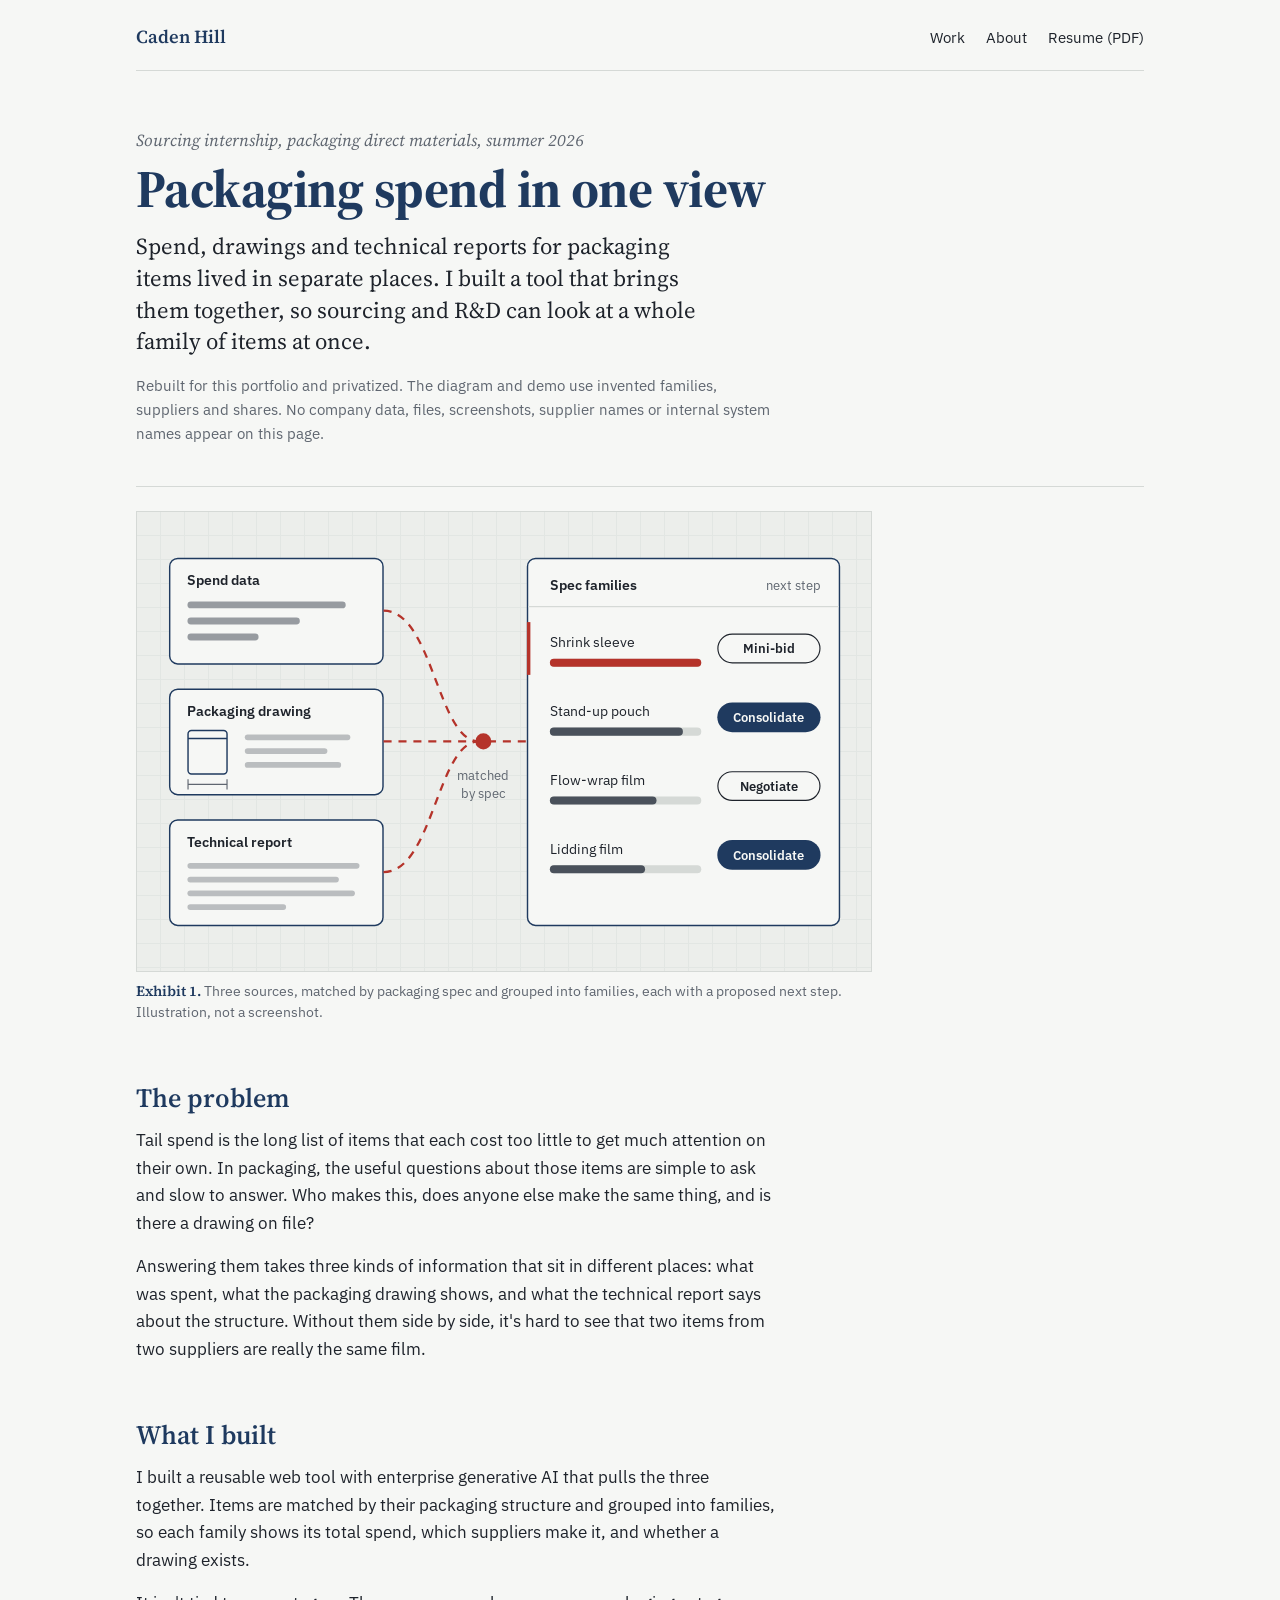
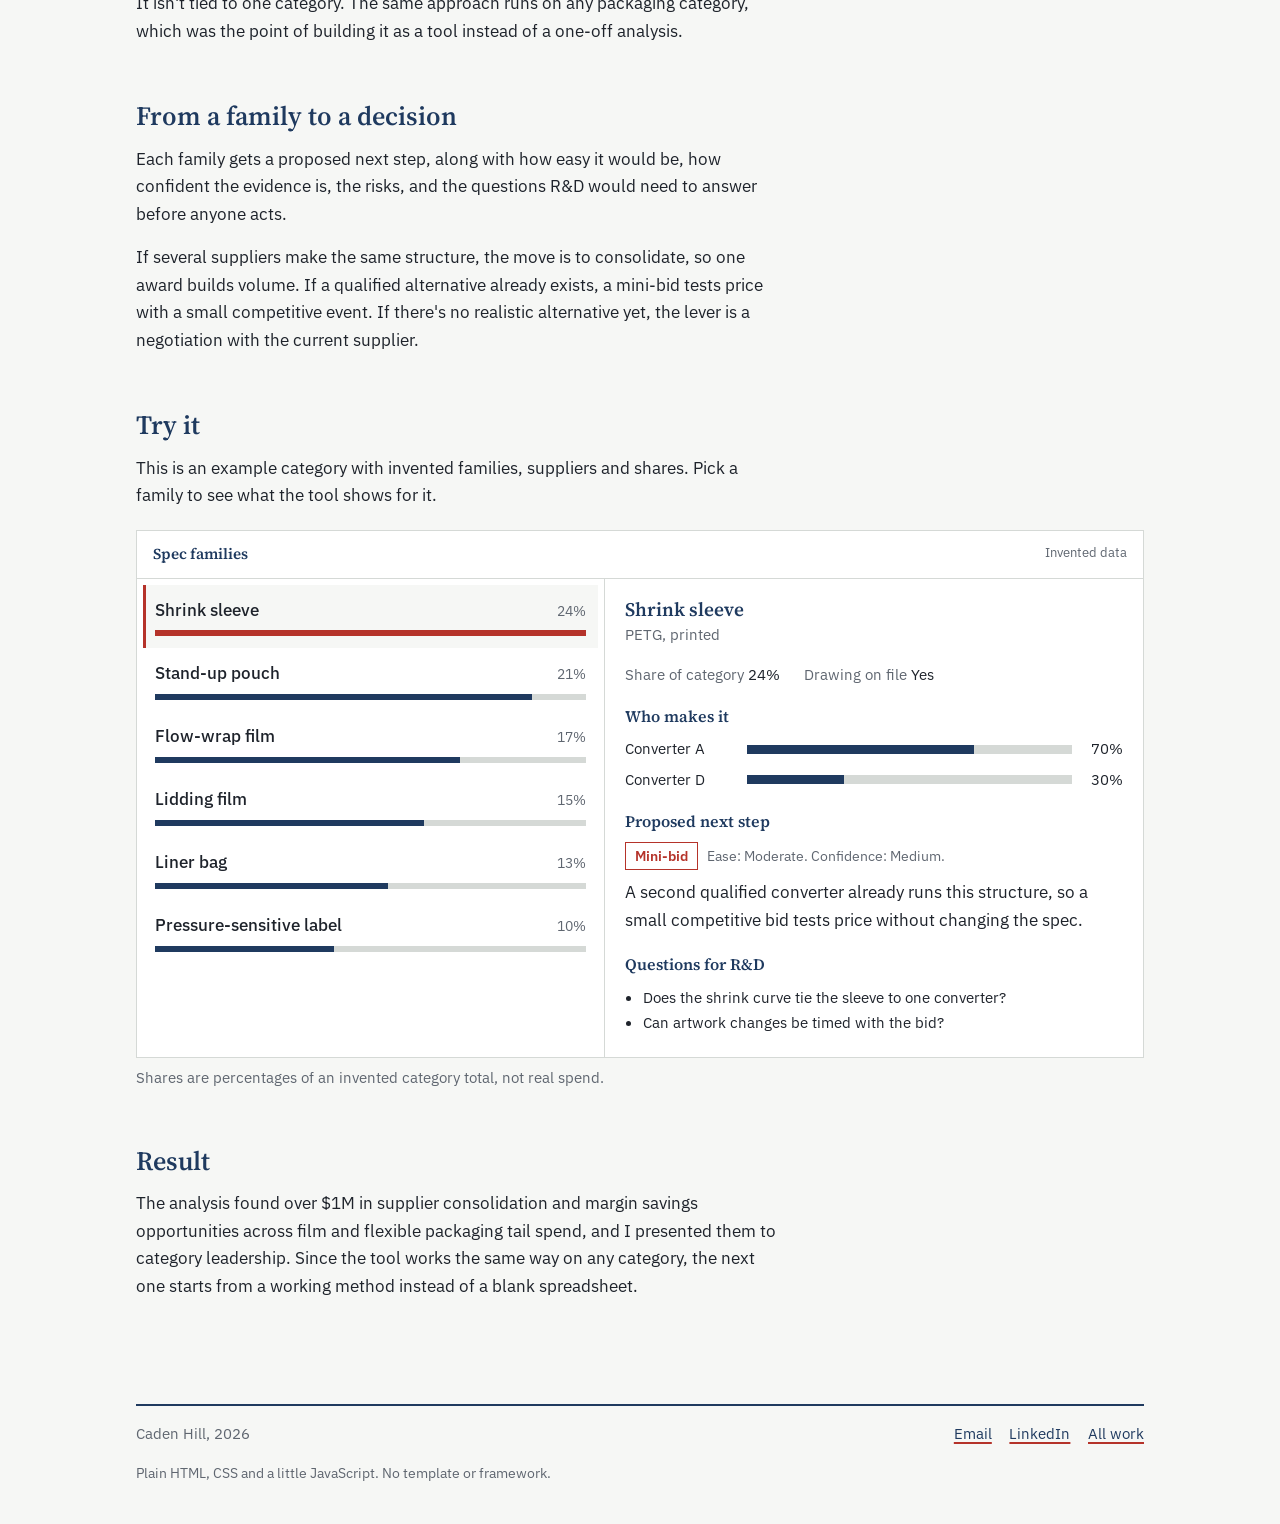
<file: spend-tool.html>
<!DOCTYPE html>
<html lang="en">
<head>
<meta charset="utf-8">
<meta name="viewport" content="width=device-width, initial-scale=1">
<title>Packaging spend tool · Caden Hill</title>
<meta name="description" content="A reusable web tool from a summer 2026 sourcing internship that puts packaging spend, drawings and technical reports in one view. Rebuilt with invented data.">
<link rel="stylesheet" href="style.css">
<style>
.fx-wrap{border:1px solid var(--rule);background:#fff;margin:1.25rem 0 .5rem;}
.fx-bar0{display:flex;justify-content:space-between;gap:1rem;padding:.7rem 1rem;border-bottom:1px solid var(--rule);font-size:.95rem;}
.fx-bar0 b{font-family:var(--serif);color:var(--navy);font-weight:600;}
.fx-bar0 small{color:var(--muted);}
.fx{display:grid;}
@media (min-width:780px){.fx{grid-template-columns:minmax(0,1fr) minmax(0,1.15fr);}}
.fx-list{list-style:none;margin:0;padding:.4rem;border-bottom:1px solid var(--rule);}
@media (min-width:780px){.fx-list{border-bottom:0;border-right:1px solid var(--rule);}}
.fx-list button{width:100%;display:grid;grid-template-columns:1fr auto;gap:.4rem .8rem;align-items:baseline;text-align:left;font:inherit;color:var(--ink);background:none;border:0;padding:.7rem .7rem .75rem;cursor:pointer;}
.fx-list button:hover{background:var(--paper);}
.fx-list button[aria-pressed="true"]{background:var(--paper);box-shadow:inset 3px 0 0 var(--pencil);}
.fx-n{font-weight:500;}
.fx-p{font-size:.85rem;color:var(--muted);}
.fx-bar{grid-column:1/-1;height:6px;background:var(--rule);}
.fx-bar i{display:block;height:100%;background:var(--navy);}
.fx-list button[aria-pressed="true"] .fx-bar i{background:var(--pencil);}
.fx-d{padding:1.1rem 1.25rem 1.4rem;}
.fx-d h3{margin:0 0 .15rem;}
.fx-d .st{font-size:.92rem;color:var(--muted);margin:0 0 1rem;}
.fx-row{display:flex;flex-wrap:wrap;gap:.4rem 1.5rem;font-size:.92rem;margin:0 0 1rem;}
.fx-row span{color:var(--muted);}
.fx-d h4{font-family:var(--serif);color:var(--navy);font-size:1rem;font-weight:600;margin:1.1rem 0 .45rem;}
.sup{display:grid;grid-template-columns:7rem 1fr 2.6rem;gap:.6rem;align-items:center;font-size:.92rem;margin:0 0 .4rem;}
.sup .b{height:9px;background:var(--rule);}
.sup .b i{display:block;height:100%;background:var(--navy);}
.sup em{font-style:normal;text-align:right;font-variant-numeric:tabular-nums;}
.play{display:inline-block;font-size:.85rem;font-weight:600;padding:.1rem .55rem;border:1px solid var(--navy);color:var(--navy);margin-right:.6rem;}
.play.consolidate{background:var(--navy);color:var(--paper);}
.play.minibid{border-color:var(--pencil);color:var(--pencil);}
.fx-why{margin:.6rem 0 0;}
.fx-d ul{margin:0;padding-left:1.1rem;font-size:.95rem;}
</style>
<link rel="icon" href="favicon.svg" type="image/svg+xml">
</head>
<body>
<a class="skip" href="#main">Skip to content</a>
<div class="page">

<header class="top">
  <a class="home" href="index.html">Caden Hill</a>
  <nav aria-label="Main">
    <a href="index.html#work">Work</a>
    <a href="about.html">About</a>
    <a href="files/caden-hill-resume.pdf">Resume (PDF)</a>
  </nav>
</header>

<main id="main">

<div class="head">
  <p class="kicker">Sourcing internship, packaging direct materials, summer 2026</p>
  <h1>Packaging spend in one view</h1>
  <p class="dek">Spend, drawings and technical reports for packaging items lived in separate places. I built a tool that brings them together, so sourcing and R&amp;D can look at a whole family of items at once.</p>
  <p class="datanote">Rebuilt for this portfolio and privatized. The diagram and demo use invented families, suppliers and shares. No company data, files, screenshots, supplier names or internal system names appear on this page.</p>
</div>

<div class="body">

<figure class="exhibit" style="max-width:46rem">
  <div class="fig"><svg viewBox="0 0 640 400" role="img" aria-label="Spend data, packaging drawings and technical reports, matched by packaging spec and grouped into spec families, each with a proposed next step">
  <g>
    <rect x="28.5" y="40.5" width="186" height="92" rx="7" class="d-paper d-line"/>
    <text x="44" y="64" class="d-t d-s d-h">Spend data</text>
    <rect x="44" y="78" width="138" height="6" rx="3" class="d-ink2" opacity=".55"/>
    <rect x="44" y="92" width="98" height="6" rx="3" class="d-ink2" opacity=".55"/>
    <rect x="44" y="106" width="62" height="6" rx="3" class="d-ink2" opacity=".55"/>

    <rect x="28.5" y="154.5" width="186" height="92" rx="7" class="d-paper d-line"/>
    <text x="44" y="178" class="d-t d-s d-h">Packaging drawing</text>
    <rect x="44.5" y="190.5" width="34" height="38" rx="3" fill="none" class="d-line"/>
    <line x1="44.5" y1="197.5" x2="78.5" y2="197.5" class="d-line"/>
    <line x1="44.5" y1="237.5" x2="78.5" y2="237.5" class="d-faint"/>
    <line x1="44.5" y1="233" x2="44.5" y2="242" class="d-faint"/>
    <line x1="78.5" y1="233" x2="78.5" y2="242" class="d-faint"/>
    <rect x="94" y="194" width="92" height="5" rx="2.5" class="d-ink2" opacity=".35"/>
    <rect x="94" y="206" width="72" height="5" rx="2.5" class="d-ink2" opacity=".35"/>
    <rect x="94" y="218" width="84" height="5" rx="2.5" class="d-ink2" opacity=".35"/>

    <rect x="28.5" y="268.5" width="186" height="92" rx="7" class="d-paper d-line"/>
    <text x="44" y="292" class="d-t d-s d-h">Technical report</text>
    <rect x="44" y="306" width="150" height="5" rx="2.5" class="d-ink2" opacity=".35"/>
    <rect x="44" y="318" width="132" height="5" rx="2.5" class="d-ink2" opacity=".35"/>
    <rect x="44" y="330" width="146" height="5" rx="2.5" class="d-ink2" opacity=".35"/>
    <rect x="44" y="342" width="86" height="5" rx="2.5" class="d-ink2" opacity=".35"/>
  </g>
  <path d="M215 86 C258 86 262 200 298 200" class="flow"/>
  <path d="M215 200 L298 200" class="flow"/>
  <path d="M215 314 C258 314 262 200 298 200" class="flow"/>
  <path d="M306 200 L340 200" class="flow"/>
  <circle cx="302" cy="200" r="7" class="d-routef"/>
  <text x="302" y="234" text-anchor="middle" class="d-t d-xs d-m">matched</text>
  <text x="302" y="249" text-anchor="middle" class="d-t d-xs d-m">by spec</text>

  <rect x="340.5" y="40.5" width="272" height="320" rx="7" class="d-paper d-line"/>
  <text x="360" y="68" class="d-t d-s d-h">Spec families</text>
  <text x="596" y="68" text-anchor="end" class="d-t d-xs d-m">next step</text>
  <line x1="341" y1="82.5" x2="612" y2="82.5" class="d-rule"/>
    <rect x="340" y="96" width="3" height="46" class="d-routef"/>
    <text x="360" y="118" class="d-t d-s">Shrink sleeve</text>
    <rect x="360" y="128" width="132" height="7" rx="3.5" class="d-rulef"/>
    <rect x="360" y="128" width="132" height="7" rx="3.5" class="d-routef"/>
    <rect x="506.5" y="106.5" width="89" height="25" rx="12.5" class="d-paper" stroke="var(--ink)" stroke-width="1"/><text x="551" y="123" text-anchor="middle" class="d-t d-xs d-h">Mini-bid</text>
    <text x="360" y="178" class="d-t d-s">Stand-up pouch</text>
    <rect x="360" y="188" width="132" height="7" rx="3.5" class="d-rulef"/>
    <rect x="360" y="188" width="116" height="7" rx="3.5" class="d-ink2"/>
    <rect x="506" y="166" width="90" height="26" rx="13" class="d-ink"/><text x="551" y="183" text-anchor="middle" class="d-t d-xs d-h d-paper-t">Consolidate</text>
    <text x="360" y="238" class="d-t d-s">Flow-wrap film</text>
    <rect x="360" y="248" width="132" height="7" rx="3.5" class="d-rulef"/>
    <rect x="360" y="248" width="93" height="7" rx="3.5" class="d-ink2"/>
    <rect x="506.5" y="226.5" width="89" height="25" rx="12.5" class="d-paper" stroke="var(--ink)" stroke-width="1"/><text x="551" y="243" text-anchor="middle" class="d-t d-xs d-h">Negotiate</text>
    <text x="360" y="298" class="d-t d-s">Lidding film</text>
    <rect x="360" y="308" width="132" height="7" rx="3.5" class="d-rulef"/>
    <rect x="360" y="308" width="83" height="7" rx="3.5" class="d-ink2"/>
    <rect x="506" y="286" width="90" height="26" rx="13" class="d-ink"/><text x="551" y="303" text-anchor="middle" class="d-t d-xs d-h d-paper-t">Consolidate</text>
</svg></div>
  <figcaption><span class="ex">Exhibit 1.</span> Three sources, matched by packaging spec and grouped into families, each with a proposed next step. Illustration, not a screenshot.</figcaption>
</figure>

<section aria-labelledby="s1">
  <h2 id="s1">The problem</h2>
  <div class="prose">
    <p>Tail spend is the long list of items that each cost too little to get much attention on their own. In packaging, the useful questions about those items are simple to ask and slow to answer. Who makes this, does anyone else make the same thing, and is there a drawing on file?</p>
    <p>Answering them takes three kinds of information that sit in different places: what was spent, what the packaging drawing shows, and what the technical report says about the structure. Without them side by side, it's hard to see that two items from two suppliers are really the same film.</p>
  </div>
</section>

<section aria-labelledby="s2">
  <h2 id="s2">What I built</h2>
  <div class="prose">
    <p>I built a reusable web tool with enterprise generative AI that pulls the three together. Items are matched by their packaging structure and grouped into families, so each family shows its total spend, which suppliers make it, and whether a drawing exists.</p>
    <p>It isn't tied to one category. The same approach runs on any packaging category, which was the point of building it as a tool instead of a one-off analysis.</p>
  </div>
</section>

<section aria-labelledby="s3">
  <h2 id="s3">From a family to a decision</h2>
  <div class="prose">
    <p>Each family gets a proposed next step, along with how easy it would be, how confident the evidence is, the risks, and the questions R&amp;D would need to answer before anyone acts.</p>
    <p>If several suppliers make the same structure, the move is to consolidate, so one award builds volume. If a qualified alternative already exists, a mini-bid tests price with a small competitive event. If there's no realistic alternative yet, the lever is a negotiation with the current supplier.</p>
  </div>
</section>

<section aria-labelledby="s4">
  <h2 id="s4">Try it</h2>
  <div class="prose">
    <p>This is an example category with invented families, suppliers and shares. Pick a family to see what the tool shows for it.</p>
  </div>
  <div class="fx-wrap">
    <div class="fx-bar0"><b>Spec families</b><small>Invented data</small></div>
    <div class="fx"><ol class="fx-list" id="fx-list" aria-label="Spec families"></ol><div class="fx-d" id="fx-detail" aria-live="polite"></div></div>
  </div>
  <p class="small">Shares are percentages of an invented category total, not real spend.</p>
</section>

<section aria-labelledby="s5">
  <h2 id="s5">Result</h2>
  <div class="prose">
    <p>The analysis found over $1M in supplier consolidation and margin savings opportunities across film and flexible packaging tail spend, and I presented them to category leadership. Since the tool works the same way on any category, the next one starts from a working method instead of a blank spreadsheet.</p>
  </div>
</section>

</div>
</main>

<script>
(function(){
  var F = [
    {n:"Lidding film", st:"PET / PE, peelable, printed", share:15, drawing:"Yes",
     sup:[["Converter C",40],["Converter E",35],["Converter F",25]],
     play:"Consolidate", cls:"consolidate", ease:"Moderate", conf:"Medium",
     why:"Three converters run the same structure. One award builds volume with a supplier that already makes it.",
     q:["Do seal temperatures differ by packing line?","Which converter has capacity for the combined volume?"]},
    {n:"Stand-up pouch", st:"PET / foil / PE laminate, printed", share:21, drawing:"Yes",
     sup:[["Converter B",55],["Converter C",45]],
     play:"Consolidate", cls:"consolidate", ease:"Moderate", conf:"High",
     why:"Both suppliers make the same laminate, so the larger one can absorb the smaller one's items without a new qualification.",
     q:["Are zipper and tear-notch specs identical across items?","Would a consolidated award need line trials?"]},
    {n:"Shrink sleeve", st:"PETG, printed", share:24, drawing:"Yes",
     sup:[["Converter A",70],["Converter D",30]],
     play:"Mini-bid", cls:"minibid", ease:"Moderate", conf:"Medium",
     why:"A second qualified converter already runs this structure, so a small competitive bid tests price without changing the spec.",
     q:["Does the shrink curve tie the sleeve to one converter?","Can artwork changes be timed with the bid?"]},
    {n:"Flow-wrap film", st:"OPP, printed", share:17, drawing:"No",
     sup:[["Converter A",100]],
     play:"Negotiate", cls:"", ease:"Easy", conf:"Medium",
     why:"Single source with no drawing on file. Document the spec first. Until then the move is a conversation with the current supplier.",
     q:["Who owns the print plates?","Is any other converter qualified on this structure?"]},
    {n:"Liner bag", st:"LDPE, unprinted", share:13, drawing:"No",
     sup:[["Converter F",100]],
     play:"Negotiate", cls:"", ease:"Easy", conf:"Low",
     why:"Commodity structure and modest spend. Not worth qualifying a new supplier. Price is the lever.",
     q:["Can sizes be standardized toward the highest-volume item?","Should this sit in a different spend category?"]},
    {n:"Pressure-sensitive label", st:"BOPP, printed", share:10, drawing:"Yes",
     sup:[["Converter D",80],["Converter E",20]],
     play:"Mini-bid", cls:"minibid", ease:"Moderate", conf:"Medium",
     why:"Labels belong with label converters, not film suppliers. Two are already qualified, which is enough for a bid.",
     q:["Does the adhesive transfer between converters?","Is print registration brand-critical on any item?"]}
  ];
  F.sort(function(a,b){return b.share-a.share});
  var list = document.getElementById('fx-list'), d = document.getElementById('fx-detail');
  function esc(s){return String(s).replace(/[&<>"]/g,function(c){return{'&':'&amp;','<':'&lt;','>':'&gt;','"':'&quot;'}[c]})}
  F.forEach(function(f,i){
    var li=document.createElement('li');
    li.innerHTML='<button type="button" aria-pressed="false" aria-controls="fx-detail">'+
      '<span class="fx-n">'+esc(f.n)+'</span><span class="fx-p">'+f.share+'%</span>'+
      '<span class="fx-bar" aria-hidden="true"><i style="width:'+(f.share/24*100)+'%"></i></span></button>';
    li.firstChild.addEventListener('click',function(){show(i)});
    list.appendChild(li);
  });
  function show(i){
    var f=F[i];
    [].forEach.call(list.querySelectorAll('button'),function(b,j){b.setAttribute('aria-pressed',String(i===j))});
    d.innerHTML='<h3>'+esc(f.n)+'</h3><p class="st">'+esc(f.st)+'</p>'+
      '<div class="fx-row"><div><span>Share of category</span> '+f.share+'%</div><div><span>Drawing on file</span> '+f.drawing+'</div></div>'+
      '<h4>Who makes it</h4>'+f.sup.map(function(s){return '<div class="sup"><span>'+esc(s[0])+'</span><span class="b"><i style="width:'+s[1]+'%"></i></span><em>'+s[1]+'%</em></div>'}).join('')+
      '<h4>Proposed next step</h4><span class="play '+f.cls+'">'+f.play+'</span><span class="fx-p">Ease: '+f.ease+'. Confidence: '+f.conf+'.</span>'+
      '<p class="fx-why">'+esc(f.why)+'</p>'+
      '<h4>Questions for R&amp;D</h4><ul>'+f.q.map(function(x){return '<li>'+esc(x)+'</li>'}).join('')+'</ul>';
  }
  show(0);
})();
</script>

<footer class="foot">
  <span>Caden Hill, 2026</span>
  <ul>
    <li><a href="mailto:cadenhill072@gmail.com">Email</a></li>
    <li><a href="https://www.linkedin.com/in/cadenhill/">LinkedIn</a></li>
    <li><a href="index.html">All work</a></li>
  </ul>
  <p class="colophon">Plain HTML, CSS and a little JavaScript. No template or framework.</p>
</footer>

</div>
<script src="site.js"></script>
</body>
</html>
</file>
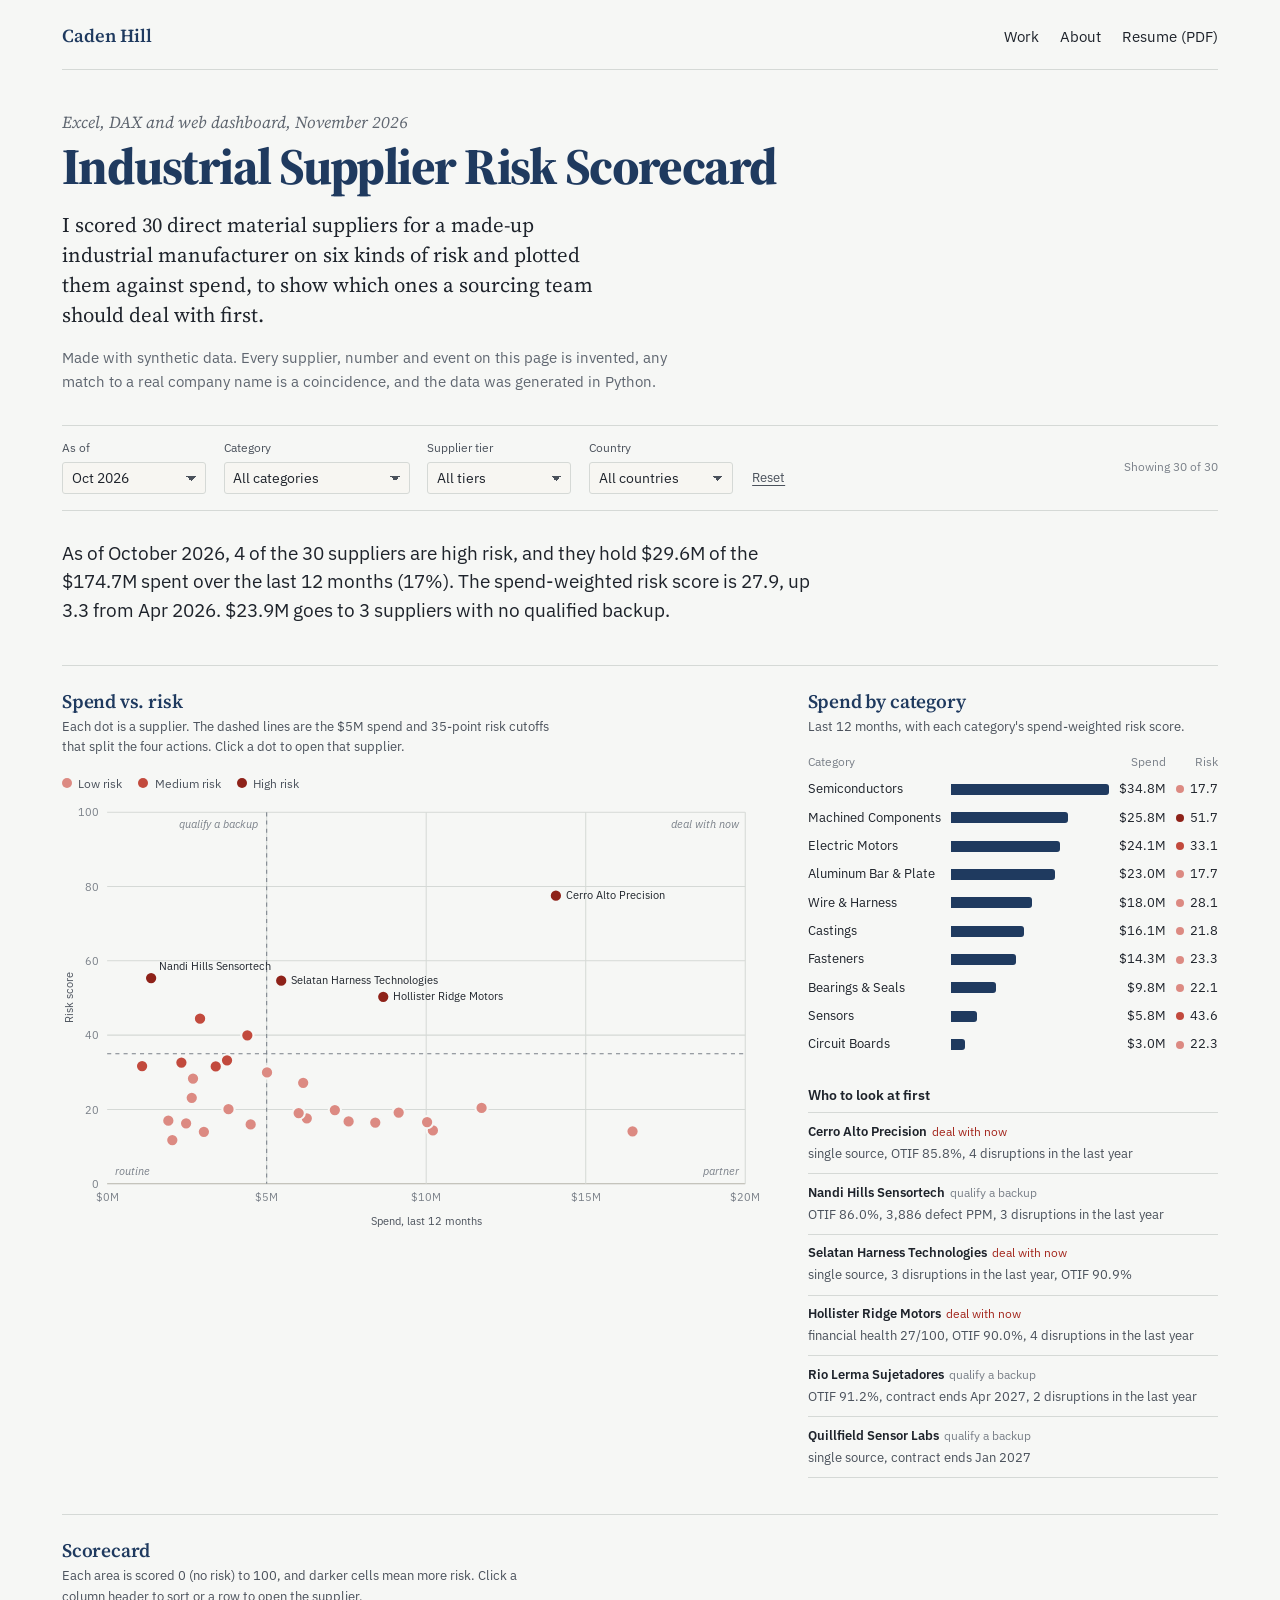
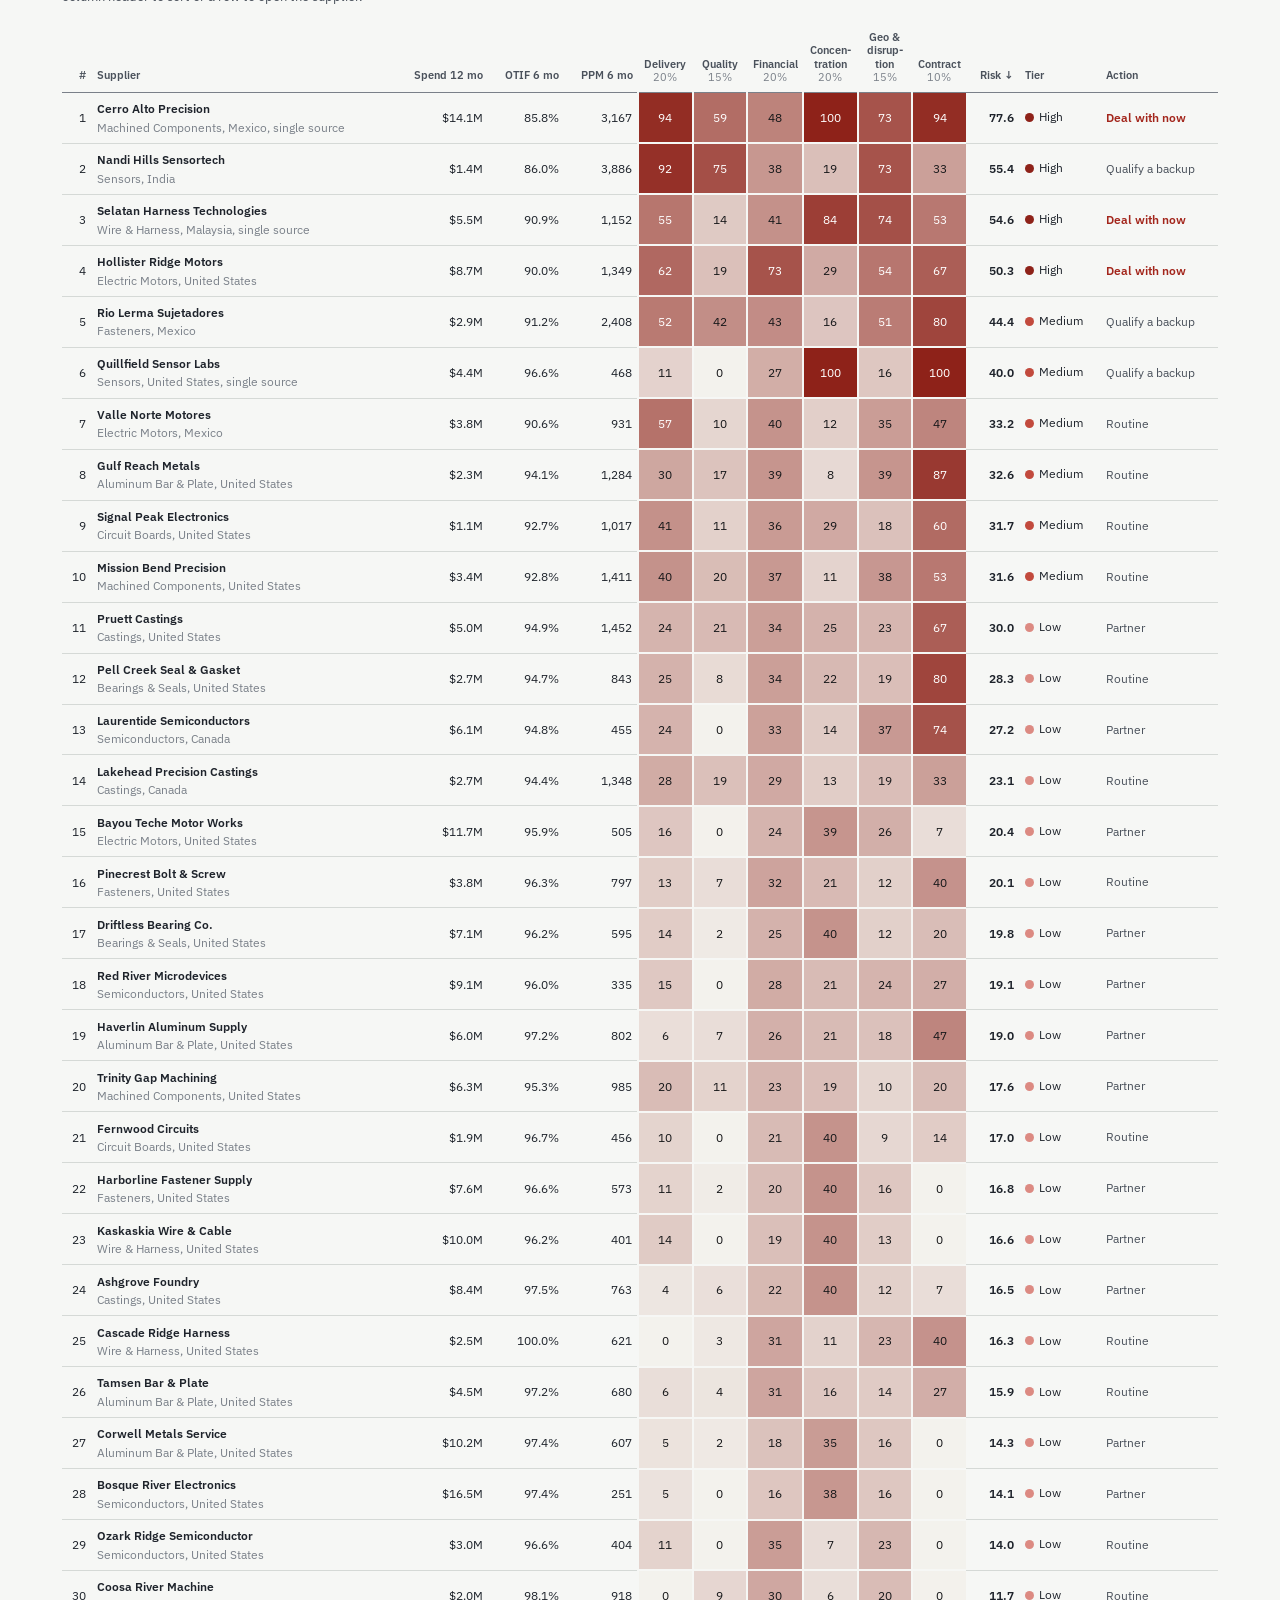
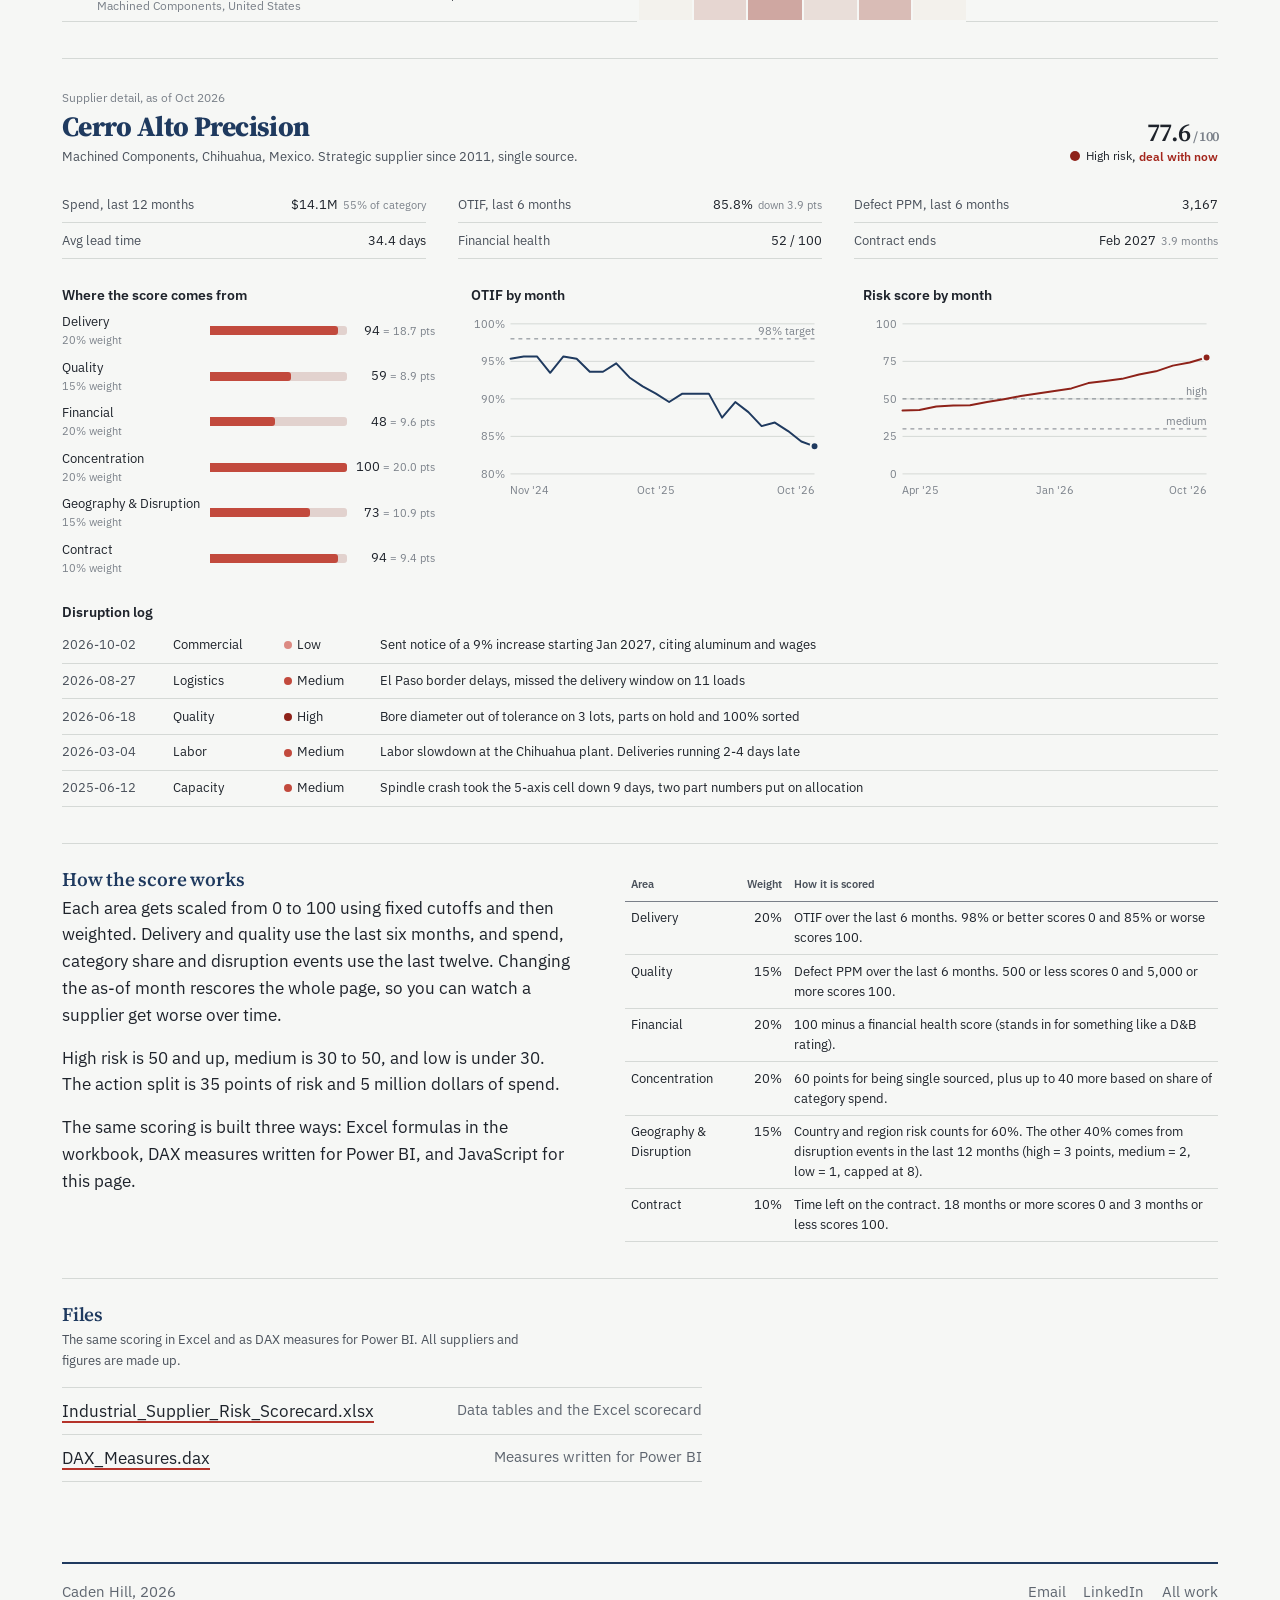
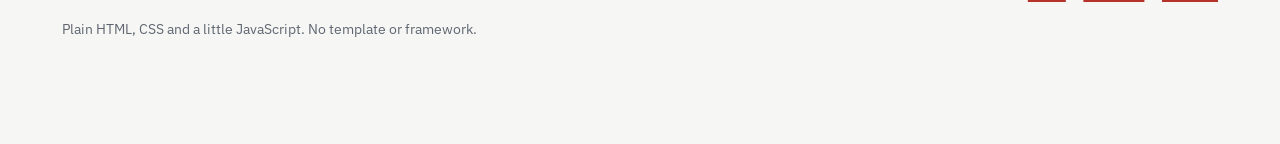
<file: supplier-risk.html>
<!DOCTYPE html>
<html lang="en">
<head>
<meta charset="utf-8">
<meta name="viewport" content="width=device-width, initial-scale=1">
<title>Industrial Supplier Risk Scorecard · Caden Hill</title>
<meta name="description" content="Industrial supplier risk scorecard for 30 made-up direct material suppliers, scored on delivery, quality, finances, concentration, disruptions and contract timing.">
<link rel="stylesheet" href="style.css">
<link rel="icon" href="favicon.svg" type="image/svg+xml">
<style>
  :root{
    --paper:#f6f7f5; --paper-2:#eceeeb; --ink:#1e232b; --muted:#5f6670;
    --rule:#d5d9d6; --accent:#1f3a5f;
    --display:"Source Serif 4",Georgia,serif;
    --body:"IBM Plex Sans","Segoe UI",Helvetica,sans-serif;
    --mono:"IBM Plex Sans","Segoe UI",Helvetica,sans-serif;
    --ui:"IBM Plex Sans","Segoe UI",Helvetica,sans-serif;
    --ink-2:#4a515b; --ink-3:#7a8089;
    --low:#DC8A82; --med:#C24A3D; --high:#8E2219; --bad:#A3261C; --good:#2F6B2F;
  }
  *{box-sizing:border-box;}
  body{margin:0;background:var(--paper);color:var(--ink);font-family:var(--body);
    font-size:clamp(1rem,.95rem + .2vw,1.08rem);line-height:1.55;-webkit-font-smoothing:antialiased;}
  a{color:inherit;}
  :focus-visible{outline:2px solid var(--accent);outline-offset:3px;}
  .notice{background:#111;color:#fff;font-family:var(--mono);font-size:.74rem;line-height:1.6;padding:11px 20px;text-align:center;}
  .wrap{max-width:1220px;margin:0 auto;padding:0 clamp(1rem,4vw,2rem) 4rem;}
  .back{display:inline-block;font-family:var(--mono);font-size:.75rem;text-decoration:none;color:var(--muted);margin:2.25rem 0 2.75rem;}
  .back:hover{color:var(--accent);}
  .eyebrow{font-family:var(--mono);font-size:.7rem;letter-spacing:.14em;text-transform:uppercase;color:var(--accent);margin:0 0 1rem;}
  h1{font-family:var(--display);font-weight:800;font-size:clamp(2.1rem,1.6rem + 2.4vw,3.2rem);line-height:1;letter-spacing:-.03em;margin:0 0 1.1rem;}
  .dek{font-size:clamp(1.08rem,1rem + .45vw,1.3rem);line-height:1.45;max-width:54ch;margin:0 0 2.25rem;}
  h2{font-family:var(--display);font-weight:600;font-size:1.2rem;letter-spacing:-.01em;margin:0 0 .25rem;}
  h3.sm{font-family:var(--ui);font-weight:600;font-size:.86rem;margin:0 0 .5rem;color:var(--ink);}
  .sub{font-family:var(--ui);font-size:.82rem;color:var(--ink-2);margin:0 0 1rem;max-width:62ch;}

  .filters{display:flex;flex-wrap:wrap;gap:.6rem 1.1rem;align-items:flex-end;padding:.85rem 0 1rem;border-top:1px solid var(--rule);border-bottom:1px solid var(--rule);position:sticky;top:0;background:var(--paper);z-index:5;}
  .filters label{display:flex;flex-direction:column;gap:.25rem;font-family:var(--ui);font-size:.74rem;color:var(--ink-2);}
  .filters select{font-family:var(--ui);font-size:.88rem;color:var(--ink);background:#F7F6F2;border:1px solid var(--rule);border-radius:3px;padding:.38rem 1.9rem .38rem .55rem;min-width:9rem;appearance:none;
    background-image:linear-gradient(45deg,transparent 50%,var(--ink-2) 50%),linear-gradient(135deg,var(--ink-2) 50%,transparent 50%);
    background-position:calc(100% - 14px) 55%,calc(100% - 9px) 55%;background-size:5px 5px;background-repeat:no-repeat;}
  .filters button{font-family:var(--ui);font-size:.8rem;background:none;border:0;padding:.45rem .1rem;color:var(--ink-2);cursor:pointer;text-decoration:underline;text-underline-offset:3px;}
  .filters button:hover{color:var(--accent);}
  .count{font-family:var(--ui);font-size:.78rem;color:var(--ink-3);margin-left:auto;align-self:center;}

  .summary{font-size:clamp(1.05rem,1rem + .3vw,1.2rem);line-height:1.5;max-width:68ch;margin:1.75rem 0 2.5rem;}

  section.block{border-top:1px solid var(--rule);padding-top:1.5rem;margin-top:2.25rem;}
  .two{display:grid;grid-template-columns:minmax(0,1.7fr) minmax(0,1fr);gap:3rem;}
  svg{display:block;width:100%;height:auto;overflow:visible;font-family:var(--ui);}
  .ax{font-size:11px;fill:var(--ink-3);font-variant-numeric:tabular-nums;}
  .axt{font-size:11px;fill:var(--ink-2);}
  .quad{font-size:10.5px;fill:var(--ink-3);font-style:italic;}
  .lbl{font-size:11px;fill:var(--ink);}
  .dot{cursor:pointer;}
  .legend{display:flex;gap:1rem;flex-wrap:wrap;font-family:var(--ui);font-size:.78rem;color:var(--ink-2);margin:.1rem 0 .4rem;}
  .legend span{display:inline-flex;align-items:center;gap:.4rem;}
  .sw{width:10px;height:10px;border-radius:50%;display:inline-block;flex:none;}

  .cats{display:grid;grid-template-columns:auto 1fr auto auto;gap:.5rem .65rem;align-items:center;font-family:var(--ui);font-size:.82rem;}
  .cats .h{font-size:.72rem;color:var(--ink-3);}
  .cats .nm{color:var(--ink);white-space:nowrap;}
  .track{height:11px;}
  .bar{height:11px;background:var(--accent);border-radius:0 3px 3px 0;min-width:2px;}
  .num{font-variant-numeric:tabular-nums;text-align:right;color:var(--ink);}
  .risk-chip{display:inline-flex;align-items:center;gap:.35rem;font-variant-numeric:tabular-nums;justify-content:flex-end;}

  .watch{list-style:none;margin:0;padding:0;font-family:var(--ui);font-size:.82rem;}
  .watch li{padding:.55rem 0;border-bottom:1px solid var(--rule);}
  .watch li:first-child{border-top:1px solid var(--rule);}
  .watch button{font:inherit;font-weight:600;color:var(--ink);background:none;border:0;padding:0;cursor:pointer;text-align:left;}
  .watch button:hover{color:var(--accent);text-decoration:underline;}
  .watch .why{display:block;color:var(--ink-2);margin-top:.1rem;}
  .watch .tag{font-size:.74rem;color:var(--ink-3);margin-left:.35rem;}
  .watch .tag.hot{color:var(--bad);}
  .watch .none{color:var(--ink-3);}

  .tablewrap{overflow-x:auto;}
  table{border-collapse:collapse;width:100%;font-family:var(--ui);font-size:.78rem;font-variant-numeric:tabular-nums;}
  th{font-weight:600;font-size:.7rem;color:var(--ink-2);text-align:right;padding:.5rem .35rem;border-bottom:1px solid var(--ink-3);white-space:nowrap;cursor:pointer;user-select:none;vertical-align:bottom;}
  th.l,td.l{text-align:left;}
  th.hc{white-space:normal;text-align:center;width:3.4rem;line-height:1.2;}
  th[aria-sort="descending"]::after{content:" \2193";} th[aria-sort="ascending"]::after{content:" \2191";}
  th .w{display:block;font-weight:400;color:var(--ink-3);font-size:.66rem;}
  td{padding:.4rem .35rem;border-bottom:1px solid var(--rule);text-align:right;white-space:nowrap;}
  tbody tr{cursor:pointer;} tbody tr:hover td{background-color:#E6E5DF;}
  tbody tr.sel td{box-shadow:inset 0 1px 0 var(--ink),inset 0 -1px 0 var(--ink);}
  td.heat{text-align:center;width:3.4rem;border-left:2px solid var(--paper);border-bottom:2px solid var(--paper);}
  td.risk{font-weight:700;}
  .sname{font-weight:600;color:var(--ink);} .scat{display:block;color:var(--ink-3);font-size:.72rem;}
  .badge{display:inline-flex;align-items:center;gap:.35rem;font-size:.76rem;}
  .act{font-size:.76rem;color:var(--ink-2);} .act.hot{color:var(--bad);font-weight:600;}

  .dhead{display:flex;flex-wrap:wrap;justify-content:space-between;gap:1rem;align-items:flex-end;margin-bottom:1.25rem;}
  .dhead h2{font-weight:800;font-size:1.75rem;letter-spacing:-.02em;line-height:1.05;margin:.1rem 0 .3rem;}
  .dhead .k{font-family:var(--ui);font-size:.78rem;color:var(--ink-3);}
  .dmeta{font-family:var(--ui);font-size:.84rem;color:var(--ink-2);}
  .dscore{text-align:right;font-family:var(--ui);font-size:.84rem;}
  .dscore .big{font-family:var(--display);font-weight:600;font-size:1.6rem;line-height:1;letter-spacing:-.03em;}
  .dscore .of{font-size:.85rem;color:var(--ink-3);}
  .facts{display:grid;grid-template-columns:repeat(3,minmax(0,1fr));column-gap:2rem;margin:0 0 1.75rem;font-family:var(--ui);font-size:.84rem;}
  .facts div{display:flex;justify-content:space-between;gap:1rem;padding:.45rem 0;border-bottom:1px solid var(--rule);}
  .facts dt{color:var(--ink-2);} .facts dd{margin:0;text-align:right;color:var(--ink);font-variant-numeric:tabular-nums;}
  .facts dd small{color:var(--ink-3);margin-left:.3rem;}
  .dgrid{display:grid;grid-template-columns:minmax(0,1.05fr) minmax(0,1fr) minmax(0,1fr);gap:2.25rem;}
  .drv{display:grid;grid-template-columns:auto 1fr auto;gap:.55rem .6rem;align-items:center;font-family:var(--ui);font-size:.8rem;}
  .drv .d{color:var(--ink);} .drv .d small{display:block;color:var(--ink-3);font-size:.68rem;}
  .drv .t{height:9px;background:#E2D2CE;border-radius:0 3px 3px 0;}
  .drv .f{height:9px;background:var(--med);border-radius:0 3px 3px 0;}
  .drv .n{font-variant-numeric:tabular-nums;text-align:right;color:var(--ink);min-width:4.4rem;}
  .drv .n small{color:var(--ink-3);}
  .events{list-style:none;margin:.4rem 0 0;padding:0;font-family:var(--ui);font-size:.82rem;}
  .events li{display:grid;grid-template-columns:6.2rem 6.2rem 5.2rem 1fr;gap:.75rem;padding:.45rem 0;border-bottom:1px solid var(--rule);}
  .events .dt{color:var(--ink-2);font-variant-numeric:tabular-nums;} .events .ty{color:var(--ink);}
  .events .none{color:var(--ink-3);}
  .sevpill{display:inline-flex;align-items:center;gap:.3rem;}

  .method{display:grid;grid-template-columns:minmax(0,1fr) minmax(0,1.15fr);gap:3rem;}
  .method p{margin:0 0 1rem;max-width:60ch;}
  .wt{font-family:var(--ui);font-size:.8rem;}
  .wt td,.wt th{text-align:left;cursor:default;white-space:normal;vertical-align:top;}
  .wt td:nth-child(2){text-align:right;}
  footer:not(.foot){font-family:var(--ui);font-size:.78rem;color:var(--muted);border-top:1px solid var(--rule);margin-top:3rem;padding-top:1.1rem;display:flex;justify-content:space-between;flex-wrap:wrap;gap:1rem;}

  .tip{position:fixed;pointer-events:none;background:#FBFBF8;color:var(--ink);border:1px solid #CFCEC6;box-shadow:0 4px 14px rgba(0,0,0,.08);
    border-radius:3px;padding:.5rem .65rem;font-family:var(--ui);font-size:.78rem;line-height:1.45;z-index:50;opacity:0;transition:opacity .08s;max-width:260px;}
  .tip.on{opacity:1;}
  .tip .tt{color:var(--ink-2);font-size:.72rem;margin-bottom:.2rem;}
  .tip .r{display:flex;justify-content:space-between;gap:1rem;}
  .tip .r b{font-variant-numeric:tabular-nums;}
  .tip .r span{color:var(--ink-2);}

  @media (max-width:1000px){
    .two,.dgrid,.method{grid-template-columns:minmax(0,1fr);gap:2rem;}
    .facts{grid-template-columns:1fr 1fr;}
    .events li{grid-template-columns:6rem 1fr;}
    #scatter{overflow-x:auto;} #scatter svg{min-width:580px;}
  }
  @media (max-width:560px){ .facts{grid-template-columns:1fr;} }
  @media (forced-colors:active){ .bar,.drv .f{background:CanvasText;} }
</style>
</head>
<body>
<div class="wrap">
  <header class="top">
    <a class="home" href="index.html">Caden Hill</a>
    <nav aria-label="Main">
      <a href="index.html#work">Work</a>
      <a href="about.html">About</a>
      <a href="files/caden-hill-resume.pdf">Resume (PDF)</a>
    </nav>
  </header>
  <p class="kicker" style="margin-top:2.5rem">Excel, DAX and web dashboard, November 2026</p>
    <h1>Industrial Supplier Risk Scorecard</h1>
  <p class="dek">I scored 30 direct material suppliers for a made-up industrial manufacturer on six kinds of risk and plotted them against spend, to show which ones a sourcing team should deal with first.</p>
  <p class="datanote" style="margin:-1.25rem 0 2rem">Made with synthetic data. Every supplier, number and event on this page is invented, any match to a real company name is a coincidence, and the data was generated in Python.</p>

  <div class="filters" role="group" aria-label="Filters">
    <label>As of<select id="f-asof"></select></label>
    <label>Category<select id="f-cat"></select></label>
    <label>Supplier tier<select id="f-tier"></select></label>
    <label>Country<select id="f-country"></select></label>
    <button id="f-reset" type="button">Reset</button>
    <span class="count" id="f-count"></span>
  </div>

  <p class="summary" id="summary" aria-live="polite"></p>

  <section class="block two">
    <div>
      <h2>Spend vs. risk</h2>
      <p class="sub">Each dot is a supplier. The dashed lines are the <span id="th-text"></span> cutoffs that split the four actions. Click a dot to open that supplier.</p>
      <div class="legend" id="tier-legend"></div>
      <div id="scatter"></div>
    </div>
    <div>
      <h2>Spend by category</h2>
      <p class="sub">Last 12 months, with each category's spend-weighted risk score.</p>
      <div class="cats" id="cats"></div>
      <h3 class="sm" style="margin-top:2rem">Who to look at first</h3>
      <ul class="watch" id="watch"></ul>
    </div>
  </section>

  <section class="block">
    <h2>Scorecard</h2>
    <p class="sub">Each area is scored 0 (no risk) to 100, and darker cells mean more risk. Click a column header to sort or a row to open the supplier.</p>
    <div class="tablewrap"><table id="tbl"></table></div>
  </section>

  <section class="block" id="detail" aria-live="polite"></section>

  <section class="block method">
    <div>
      <h2>How the score works</h2>
      <p>Each area gets scaled from 0 to 100 using fixed cutoffs and then weighted. Delivery and quality use the last six months, and spend, category share and disruption events use the last twelve. Changing the as-of month rescores the whole page, so you can watch a supplier get worse over time.</p>
      <p>High risk is 50 and up, medium is 30 to 50, and low is under 30. The action split is 35 points of risk and 5 million dollars of spend.</p>
      <p>The same scoring is built three ways: Excel formulas in the workbook, DAX measures written for Power BI, and JavaScript for this page.</p>
    </div>
    <div>
      <table class="wt" id="wt"></table>
    </div>
  </section>

  <section class="block" aria-labelledby="files-h">
    <h2 id="files-h">Files</h2>
    <p class="sub">The same scoring in Excel and as DAX measures for Power BI. All suppliers and figures are made up.</p>
    <ul class="files">
      <li><a href="files/supplier-risk/Industrial_Supplier_Risk_Scorecard.xlsx">Industrial_Supplier_Risk_Scorecard.xlsx</a><span>Data tables and the Excel scorecard</span></li>
      <li><a href="files/supplier-risk/DAX_Measures.dax">DAX_Measures.dax</a><span>Measures written for Power BI</span></li>
    </ul>
  </section>

  <footer class="foot">
    <span>Caden Hill, 2026</span>
    <ul>
      <li><a href="mailto:cadenhill072@gmail.com">Email</a></li>
      <li><a href="https://www.linkedin.com/in/cadenhill/">LinkedIn</a></li>
      <li><a href="index.html">All work</a></li>
    </ul>
    <p class="colophon">Plain HTML, CSS and a little JavaScript. No template or framework.</p>
</footer>
</div>
<div class="tip" id="tip" role="tooltip"></div>

<script id="data" type="application/json">{"months":["2024-11-01","2024-12-01","2025-01-01","2025-02-01","2025-03-01","2025-04-01","2025-05-01","2025-06-01","2025-07-01","2025-08-01","2025-09-01","2025-10-01","2025-11-01","2025-12-01","2026-01-01","2026-02-01","2026-03-01","2026-04-01","2026-05-01","2026-06-01","2026-07-01","2026-08-01","2026-09-01","2026-10-01"],"suppliers":[{"id":"S01","name":"Corwell Metals Service","category":"Aluminum Bar & Plate","country":"United States","region":"Illinois","tier":"Strategic","single":"No","health":82,"geo":18,"contractEnd":"2028-06-30","since":2015},{"id":"S02","name":"Haverlin Aluminum Supply","category":"Aluminum Bar & Plate","country":"United States","region":"Texas","tier":"Preferred","single":"No","health":74,"geo":22,"contractEnd":"2027-09-30","since":2014},{"id":"S03","name":"Tamsen Bar & Plate","category":"Aluminum Bar & Plate","country":"United States","region":"Ohio","tier":"Preferred","single":"No","health":69,"geo":15,"contractEnd":"2027-12-31","since":2013},{"id":"S04","name":"Gulf Reach Metals","category":"Aluminum Bar & Plate","country":"United States","region":"Texas","tier":"Approved","single":"No","health":61,"geo":48,"contractEnd":"2027-03-31","since":2022},{"id":"S05","name":"Ashgrove Foundry","category":"Castings","country":"United States","region":"Ohio","tier":"Strategic","single":"No","health":78,"geo":20,"contractEnd":"2028-03-31","since":2011},{"id":"S06","name":"Pruett Castings","category":"Castings","country":"United States","region":"Alabama","tier":"Preferred","single":"No","health":66,"geo":30,"contractEnd":"2027-06-30","since":2016},{"id":"S07","name":"Lakehead Precision Castings","category":"Castings","country":"Canada","region":"Ontario","tier":"Approved","single":"No","health":71,"geo":24,"contractEnd":"2027-11-30","since":2017},{"id":"S08","name":"Cerro Alto Precision","category":"Machined Components","country":"Mexico","region":"Chihuahua","tier":"Strategic","single":"Yes","health":52,"geo":55,"contractEnd":"2027-02-28","since":2011},{"id":"S09","name":"Trinity Gap Machining","category":"Machined Components","country":"United States","region":"Texas","tier":"Preferred","single":"No","health":77,"geo":16,"contractEnd":"2028-01-31","since":2018},{"id":"S10","name":"Mission Bend Precision","category":"Machined Components","country":"United States","region":"California","tier":"Approved","single":"No","health":63,"geo":46,"contractEnd":"2027-08-31","since":2019},{"id":"S11","name":"Coosa River Machine","category":"Machined Components","country":"United States","region":"Alabama","tier":"Approved","single":"No","health":70,"geo":34,"contractEnd":"2028-04-30","since":2023},{"id":"S12","name":"Harborline Fastener Supply","category":"Fasteners","country":"United States","region":"Pennsylvania","tier":"Strategic","single":"No","health":80,"geo":18,"contractEnd":"2028-09-30","since":2015},{"id":"S13","name":"Pinecrest Bolt & Screw","category":"Fasteners","country":"United States","region":"Michigan","tier":"Preferred","single":"No","health":68,"geo":20,"contractEnd":"2027-10-31","since":2018},{"id":"S14","name":"Rio Lerma Sujetadores","category":"Fasteners","country":"Mexico","region":"Estado de Mexico","tier":"Approved","single":"No","health":57,"geo":52,"contractEnd":"2027-04-30","since":2024},{"id":"S15","name":"Fernwood Circuits","category":"Circuit Boards","country":"United States","region":"Minnesota","tier":"Preferred","single":"No","health":79,"geo":15,"contractEnd":"2028-02-29","since":2018},{"id":"S16","name":"Signal Peak Electronics","category":"Circuit Boards","country":"United States","region":"Colorado","tier":"Approved","single":"No","health":64,"geo":22,"contractEnd":"2027-07-31","since":2018},{"id":"S17","name":"Bosque River Electronics","category":"Semiconductors","country":"United States","region":"Texas","tier":"Strategic","single":"No","health":84,"geo":26,"contractEnd":"2028-12-31","since":2015},{"id":"S18","name":"Red River Microdevices","category":"Semiconductors","country":"United States","region":"Texas","tier":"Preferred","single":"No","health":72,"geo":32,"contractEnd":"2027-12-31","since":2018},{"id":"S19","name":"Laurentide Semiconductors","category":"Semiconductors","country":"Canada","region":"Quebec","tier":"Preferred","single":"No","health":67,"geo":36,"contractEnd":"2027-05-31","since":2013},{"id":"S20","name":"Ozark Ridge Semiconductor","category":"Semiconductors","country":"United States","region":"Arkansas","tier":"Approved","single":"No","health":65,"geo":38,"contractEnd":"2028-05-31","since":2019},{"id":"S21","name":"Bayou Teche Motor Works","category":"Electric Motors","country":"United States","region":"Louisiana","tier":"Strategic","single":"No","health":76,"geo":44,"contractEnd":"2028-03-31","since":2010},{"id":"S22","name":"Hollister Ridge Motors","category":"Electric Motors","country":"United States","region":"Iowa","tier":"Preferred","single":"No","health":27,"geo":24,"contractEnd":"2027-06-30","since":2020},{"id":"S23","name":"Valle Norte Motores","category":"Electric Motors","country":"Mexico","region":"Nuevo Leon","tier":"Approved","single":"No","health":60,"geo":50,"contractEnd":"2027-09-30","since":2022},{"id":"S24","name":"Kaskaskia Wire & Cable","category":"Wire & Harness","country":"United States","region":"Illinois","tier":"Strategic","single":"No","health":81,"geo":22,"contractEnd":"2028-06-30","since":2016},{"id":"S25","name":"Cascade Ridge Harness","category":"Wire & Harness","country":"United States","region":"Washington","tier":"Approved","single":"No","health":69,"geo":30,"contractEnd":"2027-10-31","since":2019},{"id":"S26","name":"Selatan Harness Technologies","category":"Wire & Harness","country":"Malaysia","region":"Johor","tier":"Preferred","single":"Yes","health":59,"geo":74,"contractEnd":"2027-08-31","since":2018},{"id":"S27","name":"Driftless Bearing Co.","category":"Bearings & Seals","country":"United States","region":"Wisconsin","tier":"Strategic","single":"No","health":75,"geo":20,"contractEnd":"2028-01-31","since":2013},{"id":"S28","name":"Pell Creek Seal & Gasket","category":"Bearings & Seals","country":"United States","region":"Minnesota","tier":"Approved","single":"No","health":66,"geo":24,"contractEnd":"2027-04-30","since":2023},{"id":"S29","name":"Nandi Hills Sensortech","category":"Sensors","country":"India","region":"Karnataka","tier":"Approved","single":"No","health":62,"geo":63,"contractEnd":"2027-11-30","since":2017},{"id":"S30","name":"Quillfield Sensor Labs","category":"Sensors","country":"United States","region":"New Jersey","tier":"Strategic","single":"Yes","health":73,"geo":18,"contractEnd":"2027-01-31","since":2013}],"monthly":{"S01":[[786579.77,45,44,823144,447,5.8],[780933.84,43,42,789188,625,5.7],[838592.36,47,45,890336,673,6.3],[854966.49,49,47,791570,486,6.2],[894010.89,48,47,945465,721,6.2],[843414.0,45,45,823405,738,6.6],[865766.84,50,48,880512,571,5.9],[863797.31,47,46,786738,450,5.7],[671888.36,40,39,683290,458,5.6],[824979.55,44,42,757270,458,6.4],[880912.53,47,46,958996,610,6.6],[797060.43,45,44,850060,471,5.8],[807063.64,46,44,744900,370,5.4],[693560.46,42,41,707306,474,5.6],[738009.65,41,39,765358,476,6.5],[834129.35,48,47,920120,680,5.7],[765707.39,41,40,711467,555,5.6],[896336.34,51,50,842476,517,5.8],[941971.54,56,55,873895,679,5.9],[866875.87,46,44,835335,448,5.9],[914829.89,55,54,969814,444,6.6],[836904.86,47,46,868378,670,6.6],[1005464.5,56,54,1021202,645,6.0],[908966.21,47,46,860541,408,6.2]],"S02":[[487459.62,37,36,490816,392,5.8],[405625.94,28,27,443414,466,5.1],[458520.73,33,31,439298,310,5.4],[445623.9,33,32,486528,469,5.3],[464148.28,33,32,457102,399,3.9],[477448.43,31,30,455195,419,5.1],[429377.38,29,27,399092,361,5.0],[497314.94,33,32,458851,452,4.8],[439817.18,29,28,436981,403,5.3],[436567.3,29,28,464127,376,4.5],[457568.05,30,28,441768,360,5.1],[470643.1,30,29,472067,400,4.9],[512109.49,37,36,540789,397,5.2],[448938.06,33,32,428384,414,5.2],[419679.71,29,28,419194,298,5.0],[481228.31,32,31,532750,453,5.1],[471778.72,35,34,478349,329,5.0],[437840.19,30,28,416519,318,4.4],[468106.53,31,30,446503,445,4.9],[543898.73,35,34,502603,467,4.7],[495873.35,33,32,494871,330,5.7],[553364.52,37,36,574015,427,5.1],[525331.16,34,33,491709,390,5.1],[644647.41,44,43,641341,469,4.7]],"S03":[[363893.2,26,25,349455,248,5.4],[302013.26,21,20,284026,182,6.0],[328465.72,22,21,335054,266,5.8],[319737.88,23,22,295596,204,5.9],[332184.26,23,22,353280,239,6.2],[345952.33,23,22,352132,274,5.8],[331497.66,23,22,330455,251,6.2],[348343.69,26,25,356859,186,6.4],[287616.8,22,21,313069,250,6.7],[319073.12,23,22,328295,293,5.8],[343009.92,26,25,377058,252,6.2],[318690.4,22,21,342372,242,6.7],[360267.57,25,24,347619,263,6.3],[340378.52,22,21,357995,260,6.1],[317615.06,23,22,304215,254,5.2],[310763.14,23,22,299426,208,5.8],[375774.84,25,24,370533,271,6.2],[394068.05,29,28,416382,272,5.7],[358991.37,28,27,392376,327,5.8],[398733.26,29,28,406040,268,6.5],[359787.24,26,25,383195,279,5.6],[399160.36,31,31,434851,279,6.1],[436120.99,31,30,416824,269,5.3],[446811.28,33,32,445281,264,6.1]],"S04":[[176331.96,15,14,180101,194,6.7],[158689.68,14,13,148954,151,6.9],[172507.85,16,15,176048,172,6.2],[177810.89,15,14,177932,165,7.1],[202880.13,17,16,195130,251,6.7],[186270.32,15,14,199697,187,7.1],[188657.42,15,14,196929,220,7.7],[182169.58,16,15,182398,178,7.4],[169260.83,13,12,166222,206,7.7],[205972.6,16,15,202463,211,7.3],[207115.61,18,17,190515,233,8.5],[193005.49,17,16,191469,200,7.3],[196023.22,17,16,185990,264,7.2],[174073.92,14,13,173754,254,7.2],[191656.27,15,14,187811,205,7.3],[180442.08,15,14,167259,199,6.7],[187172.86,17,16,170885,239,7.6],[203666.21,15,14,198377,205,7.2],[181399.37,15,14,194289,236,6.8],[208435.25,18,17,204791,273,8.4],[184175.33,16,15,168027,248,7.5],[203062.56,17,16,187087,223,7.3],[217955.76,18,17,205173,280,7.2],[199090.78,17,16,184100,208,7.8]],"S05":[[670490.44,32,31,676747,495,37.2],[596702.61,28,27,570170,532,40.1],[660063.96,28,27,691392,569,38.0],[770375.9,36,35,739222,577,36.2],[830594.1,38,37,878367,755,34.8],[719549.69,32,31,680163,548,34.8],[683096.38,30,29,631548,562,38.6],[711721.42,33,32,708077,509,37.5],[667728.3,30,29,702646,569,35.9],[692216.4,29,28,707170,548,34.7],[699940.18,27,26,663561,539,39.5],[688498.29,32,31,674051,564,36.5],[657488.73,32,31,626187,435,37.6],[634504.63,30,29,649659,490,41.0],[605471.9,28,27,617892,336,38.8],[691592.07,35,34,765762,622,38.6],[746447.55,35,34,716946,495,42.3],[728332.88,29,28,693038,468,39.3],[766223.65,35,34,762741,616,33.2],[730324.86,34,33,705694,589,37.6],[685511.25,34,34,746949,650,37.2],[694338.99,32,31,647298,445,39.1],[710598.1,34,33,774936,531,42.5],[752801.03,34,33,693493,473,38.1]],"S06":[[434957.54,19,18,399879,524,44.8],[383861.63,18,17,384906,474,43.7],[321340.54,16,15,293885,361,39.6],[380880.73,19,18,359763,378,45.8],[418585.24,20,19,418896,573,39.5],[402392.54,22,21,420512,491,41.2],[425882.12,23,22,431533,446,45.6],[413820.01,22,21,387613,437,42.2],[362639.26,18,17,380943,519,45.5],[388977.25,19,18,427371,580,43.6],[442162.68,23,22,405574,565,41.7],[425230.87,21,20,397401,492,41.8],[423111.95,20,19,463539,620,43.5],[370942.57,18,17,347753,391,38.5],[416653.6,21,20,427562,441,41.9],[360998.12,18,17,351506,436,39.9],[404058.39,20,19,382930,468,41.6],[389077.11,17,16,380946,445,41.1],[428254.1,22,21,453695,665,44.1],[470175.47,24,23,498905,708,40.0],[422853.27,21,20,427087,504,42.3],[457313.29,24,22,416394,608,42.4],[453413.38,24,23,462043,710,38.1],[413576.37,21,20,425962,703,42.9]],"S07":[[232551.39,12,11,235330,323,44.4],[217959.58,12,11,223935,257,45.8],[201123.42,11,10,219816,305,46.5],[226095.64,11,10,238715,367,48.8],[233719.58,11,10,238219,376,45.7],[190158.75,10,9,209846,356,40.3],[212119.66,11,10,213888,310,44.4],[237058.43,13,12,225863,382,51.6],[200845.85,10,9,221178,298,42.8],[188990.91,10,9,174657,254,43.1],[230057.35,12,11,227770,260,41.7],[213143.56,11,10,197219,282,43.9],[182994.91,9,8,197358,255,46.8],[198784.21,11,10,187617,294,45.6],[193731.51,10,9,195786,264,49.2],[224363.01,11,10,241033,274,46.3],[247686.69,14,13,257757,355,44.9],[221169.19,11,10,245112,264,44.1],[221351.35,11,10,219332,385,41.3],[233827.8,12,11,224786,317,46.1],[207743.62,10,10,195696,259,46.1],[236641.15,13,12,233330,328,44.7],[236503.74,12,12,258326,278,44.2],[246957.16,13,12,242751,285,46.2]],"S08":[[1145095.59,43,41,1157363,1910,30.5],[1133233.75,46,44,1061806,1329,30.2],[1181922.3,46,44,1106456,1397,29.7],[1235009.74,46,43,1369466,2234,27.7],[1167738.26,46,44,1281531,1824,30.4],[1081467.31,43,41,1028355,1797,25.8],[1196429.4,47,44,1242531,1814,31.4],[1264193.2,47,44,1200217,2342,29.2],[1077483.34,38,36,1162024,2234,28.7],[1180339.32,42,39,1137148,1891,30.5],[1232540.37,48,44,1186683,2512,29.4],[1195089.54,43,39,1302096,2463,29.2],[1210271.03,48,43,1110429,2205,29.9],[1033075.76,43,39,995548,2351,30.2],[1112333.91,43,39,1199245,2625,34.6],[1072802.05,43,39,1028103,2755,29.6],[1186459.18,48,42,1295579,3247,33.7],[1210828.54,48,43,1293914,3449,32.7],[1268624.55,51,45,1166582,3140,31.2],[1219676.84,44,38,1247141,3886,35.5],[1052091.34,38,33,1097532,3475,33.2],[1159494.96,42,36,1189767,4146,35.0],[1274018.7,51,43,1305573,4380,37.1],[1265160.42,49,41,1318037,4171,34.3]],"S09":[[510966.86,20,19,494699,490,19.5],[488497.53,21,20,471573,372,22.3],[510618.55,22,21,535099,481,21.4],[509748.98,21,20,478097,449,21.5],[547715.63,22,21,590982,558,23.3],[477100.42,19,19,452265,440,21.6],[527142.72,23,22,518235,512,21.8],[540566.9,22,21,500882,413,17.6],[534414.19,23,22,570071,433,20.6],[526686.64,22,21,542133,532,21.3],[587261.38,25,24,597169,518,22.8],[568288.76,25,24,590135,647,19.9],[518633.79,20,19,497539,400,21.8],[468152.31,20,19,455201,431,21.1],[511789.78,20,19,537744,435,22.7],[460825.09,19,18,488631,501,21.6],[519549.3,22,21,475931,371,21.9],[548052.62,22,21,502303,668,21.1],[555917.81,22,21,505789,606,20.6],[535175.03,22,21,497646,399,20.0],[510882.11,20,19,488774,519,19.6],[534502.47,23,22,559647,545,19.7],[543722.09,19,18,533240,495,20.8],[550046.56,23,22,599435,574,22.0]],"S10":[[271932.71,13,12,292639,299,22.0],[266514.05,12,11,281690,367,24.7],[298002.17,14,13,282829,417,27.2],[286059.75,14,13,262906,302,26.6],[287733.44,15,14,273705,309,24.1],[256470.99,12,11,245221,349,24.4],[300085.46,15,14,312069,367,24.2],[294749.57,15,14,286038,399,24.6],[257113.16,11,10,247620,373,23.7],[294861.41,12,11,321714,398,23.1],[289155.04,13,12,299378,313,26.9],[312698.11,15,14,333334,579,22.8],[307213.95,14,13,309040,402,23.3],[238120.1,11,10,222328,300,24.4],[271657.63,13,12,296334,351,23.2],[272859.3,12,11,297365,412,23.5],[300308.28,14,13,276361,420,22.0],[298115.01,13,12,327217,508,20.7],[305811.67,14,13,302402,481,26.1],[306115.33,16,15,338141,430,25.0],[271466.67,13,12,287803,404,23.0],[243546.04,12,11,228903,354,23.9],[307636.52,15,14,312093,435,23.5],[280795.36,13,12,266097,344,21.4]],"S11":[[168209.99,9,9,185406,191,18.6],[164817.18,8,8,165933,184,20.5],[161999.25,8,8,156996,134,22.6],[177599.13,8,8,188595,170,22.5],[171924.66,9,9,188969,204,23.0],[167242.59,9,9,173668,165,21.9],[166178.17,8,8,158425,149,21.8],[174989.57,8,8,170639,158,23.1],[156048.15,7,7,165120,175,22.9],[171636.86,9,9,179830,149,21.7],[186963.77,10,10,198816,192,23.3],[176963.58,10,10,189112,185,19.6],[160330.3,8,8,152601,154,23.3],[146089.54,7,7,143284,142,20.6],[159657.79,8,8,146856,126,21.8],[162361.69,9,9,161430,172,23.8],[199958.27,10,10,191490,210,21.4],[157361.06,8,8,167149,172,22.4],[165750.57,8,8,181407,138,24.1],[176169.74,9,9,166118,177,21.9],[161738.07,8,8,165595,174,20.8],[186586.67,9,9,202914,204,24.0],[185386.36,11,10,196453,159,22.7],[180821.58,8,8,169428,141,22.9]],"S12":[[623763.48,25,24,590634,316,9.1],[533180.7,23,22,486044,261,10.8],[570049.27,20,19,519201,331,9.0],[619027.62,24,23,685492,446,10.0],[688207.4,30,29,698294,427,9.4],[641551.94,26,25,654986,385,10.1],[602979.26,23,22,610676,393,9.8],[627264.8,26,25,592242,460,9.4],[616207.94,26,25,658882,450,9.4],[654286.5,27,26,626782,394,9.5],[641557.18,25,24,670943,343,9.9],[692328.15,27,27,703445,438,10.3],[576165.03,23,22,612568,430,10.0],[622588.41,23,22,684522,461,10.1],[576145.82,23,22,621692,386,10.2],[657946.59,26,25,671458,431,9.0],[704837.13,28,27,678712,371,10.4],[598728.77,25,24,552906,287,9.8],[624949.16,24,23,627971,364,10.3],[603959.6,26,25,641511,398,11.2],[581890.78,22,22,643172,383,9.7],[663062.51,25,24,703380,428,10.3],[754588.93,26,25,737022,369,10.0],[603474.05,24,23,570289,307,8.5]],"S13":[[322051.52,13,13,327492,287,12.4],[308523.4,13,12,302863,257,15.1],[347695.3,15,14,319530,321,13.0],[300637.23,13,12,322555,302,13.7],[286804.39,14,13,270518,266,13.6],[294804.58,14,13,304003,277,13.2],[335177.11,15,14,369295,288,13.6],[288369.33,12,11,289398,266,15.0],[258328.09,11,10,267486,201,14.4],[285150.98,13,12,314757,276,14.1],[331839.25,15,14,339615,309,13.8],[324269.67,13,12,330310,273,13.6],[326293.79,13,12,306488,269,13.3],[290648.74,12,11,276519,253,13.0],[274795.27,12,11,254177,234,12.5],[296497.59,12,11,309967,245,13.7],[381014.38,16,15,358416,254,14.0],[334617.24,15,14,312287,235,15.5],[335581.64,14,14,325516,291,14.0],[312357.73,13,12,307037,253,13.3],[293376.63,12,12,271992,198,13.8],[310285.1,13,12,313946,297,13.6],[317588.95,15,15,318101,225,13.8],[329544.32,14,13,338144,230,13.5]],"S14":[[251802.11,11,10,253264,507,21.2],[236231.68,11,10,224720,396,21.5],[233289.89,10,9,226290,418,21.9],[253988.92,12,11,268923,587,20.5],[232635.67,11,10,222452,377,21.1],[230257.2,10,9,239720,478,21.6],[225806.3,9,8,217077,395,21.6],[232927.51,11,10,249061,383,19.2],[220624.91,10,9,202829,419,22.2],[222034.39,10,9,219658,480,19.8],[215629.37,11,10,228740,421,21.7],[261609.39,11,10,240018,459,22.3],[251788.72,11,10,264284,532,20.7],[215581.4,10,9,225704,432,22.5],[222827.08,10,9,212470,459,20.8],[237353.66,11,10,227225,526,23.5],[264436.27,12,11,281827,641,20.1],[238787.59,10,9,227229,523,21.4],[257615.34,12,11,248384,593,24.6],[226872.95,10,9,218811,546,22.0],[219224.07,10,9,218093,558,20.7],[243747.96,11,10,230733,522,24.0],[276213.26,12,11,295282,689,24.1],[257005.54,13,12,259894,634,24.4]],"S15":[[160583.36,20,20,172748,89,19.1],[136551.13,19,19,146895,75,18.9],[155691.51,19,19,168878,75,16.6],[165656.29,20,20,170001,89,17.9],[166029.84,22,22,160468,86,17.4],[154170.78,18,18,145476,83,17.9],[152491.36,21,20,157609,68,16.4],[160439.12,21,21,171734,79,18.9],[141251.04,20,20,143714,61,20.1],[157368.11,18,18,165767,94,18.4],[177877.73,24,23,162005,99,16.3],[150157.57,19,19,155884,80,19.1],[170029.84,21,21,159724,80,20.2],[142796.8,18,18,133660,63,19.1],[151375.62,17,17,144063,87,17.3],[129774.8,15,15,133850,63,16.6],[177726.78,23,22,175614,87,17.4],[162067.11,20,19,148750,90,18.9],[164539.6,21,20,157104,70,17.8],[165787.29,20,20,181423,85,17.2],[155926.81,19,18,146999,66,18.4],[163561.81,19,18,176784,83,18.3],[157047.24,20,20,171530,81,17.2],[176968.66,21,20,179337,77,19.5]],"S16":[[96909.61,12,11,89252,85,20.8],[91457.1,12,12,84366,65,19.0],[78675.65,11,10,81553,89,20.1],[91707.4,14,13,95111,94,19.0],[94539.96,13,12,96280,87,20.6],[89529.98,14,14,83343,77,20.7],[94483.44,12,12,92654,100,21.5],[108406.26,14,14,111249,98,20.3],[82777.41,12,11,77618,67,20.3],[94335.02,13,12,90389,67,19.3],[88520.03,14,13,91534,97,21.8],[81506.38,12,11,87048,84,21.8],[95541.48,14,13,92860,74,19.4],[86700.55,13,12,85573,58,21.9],[77424.09,11,10,85883,83,19.5],[86579.23,12,11,87809,86,19.2],[93043.81,14,13,87961,88,22.1],[89506.3,12,12,88193,83,22.8],[91478.34,14,13,100630,98,17.4],[99841.49,14,13,102809,114,20.3],[83441.53,12,11,79746,90,20.6],[90990.98,14,13,100704,99,22.5],[101738.22,14,13,109100,118,20.3],[99141.08,14,13,105909,90,21.9]],"S17":[[1346862.17,42,40,1358853,390,6.2],[1240063.79,40,39,1323315,275,5.4],[1383713.71,41,39,1298819,355,5.6],[1318762.61,42,41,1411482,356,6.1],[1356621.02,45,43,1442113,398,5.9],[1326589.04,44,43,1212659,302,6.1],[1288860.93,43,42,1195598,314,6.3],[1524739.58,46,45,1489207,319,5.9],[1311722.58,43,42,1257890,246,6.2],[1546733.29,47,46,1679816,489,5.6],[1437144.07,45,44,1560904,375,5.7],[1300700.04,38,37,1365542,302,6.1],[1367094.37,39,38,1297941,306,5.7],[1316379.61,44,43,1455487,372,5.6],[1276154.73,39,38,1248562,265,5.9],[1362038.22,42,41,1427825,363,6.0],[1558507.12,50,50,1430503,315,5.8],[1259303.12,36,35,1247957,284,6.1],[1479721.3,44,42,1636231,433,6.3],[1451772.87,49,48,1480601,407,5.9],[1170321.64,38,37,1213845,271,5.7],[1247742.3,41,40,1200167,284,5.9],[1653743.23,55,54,1571958,372,6.4],[1324523.02,39,38,1346958,357,5.7]],"S18":[[751376.4,24,23,685349,187,89.0],[767642.57,26,25,820232,237,86.2],[624755.0,19,18,646060,216,82.4],[794684.59,26,25,745039,204,71.7],[745939.36,24,23,815959,244,82.1],[739483.12,27,26,807084,240,80.1],[704694.45,23,22,739190,251,86.1],[745242.64,23,22,812201,193,82.0],[649558.1,21,20,720364,233,91.1],[760429.34,28,27,745250,215,82.2],[773877.54,27,26,830966,240,86.4],[721075.49,22,21,676631,237,88.1],[759396.16,25,24,815616,222,85.0],[721071.14,26,25,687027,199,78.8],[674026.66,24,23,701437,202,80.5],[704456.62,22,21,718883,229,89.3],[832907.7,30,28,845014,314,83.9],[769141.91,27,26,821519,252,83.2],[819429.89,26,25,857395,284,83.4],[808557.78,28,27,776800,243,87.3],[691153.07,25,24,743153,269,93.4],[818156.46,25,24,802066,224,87.0],[739269.52,24,23,681179,251,85.9],[799692.55,23,22,782171,285,78.5]],"S19":[[535660.55,19,18,560585,193,91.5],[437746.8,16,15,453707,144,82.6],[525619.14,18,17,581739,210,92.5],[504138.88,18,17,490815,184,92.1],[572237.83,19,18,544630,203,88.1],[556284.0,19,18,506936,171,88.4],[508535.63,18,17,476924,159,94.4],[516262.07,20,19,485889,195,104.1],[464750.26,17,16,455702,156,99.3],[545951.25,19,18,530599,209,94.2],[560388.5,21,20,526659,178,84.9],[534491.09,18,17,553711,221,99.5],[515009.55,17,16,520881,214,96.8],[468157.21,17,16,435540,166,87.9],[469198.4,17,16,476569,160,85.8],[519103.34,18,17,503779,209,99.3],[514997.84,19,18,533242,235,89.9],[475801.17,16,15,457259,197,92.9],[525336.77,18,17,510845,218,106.5],[523782.41,18,17,528628,180,88.6],[503748.1,19,18,553914,262,90.0],[556251.39,20,19,532669,273,88.4],[537193.65,20,19,529251,248,91.9],[535515.89,21,20,581526,292,98.9]],"S20":[[268231.59,10,9,279885,103,74.9],[230834.44,8,8,232270,72,73.0],[232023.94,9,9,246280,90,75.7],[261278.3,9,9,255447,103,70.5],[257345.46,9,9,247281,107,73.0],[265021.38,11,10,268370,115,68.3],[243256.98,10,9,223619,93,57.6],[280379.12,12,11,258916,105,74.2],[228438.71,9,9,233794,94,70.9],[206602.65,7,7,188074,82,73.9],[278863.06,10,10,273943,121,70.7],[275656.06,11,11,273120,120,76.4],[239763.36,9,9,263200,116,65.5],[241852.82,10,10,227524,81,70.9],[242515.07,10,10,232336,99,71.9],[239848.9,9,9,222832,61,74.7],[266518.85,11,10,255551,113,74.5],[227770.95,9,9,236399,80,73.1],[283582.83,10,9,301735,156,63.4],[249357.57,9,9,244107,85,79.6],[244169.07,10,10,258647,86,74.1],[284483.47,11,11,264249,109,64.2],[279858.15,10,10,260776,101,61.2],[232165.87,9,8,220832,89,77.4]],"S21":[[980936.61,29,28,987232,590,39.3],[862363.74,25,24,811792,486,35.3],[923516.91,27,26,931266,519,34.5],[881812.22,25,25,915061,443,35.4],[1006023.82,30,29,985191,472,35.1],[1022211.92,28,27,1067451,526,37.0],[861596.09,24,23,941840,395,36.7],[994199.5,30,29,987431,520,39.3],[890821.72,27,25,905359,481,33.8],[888702.3,27,26,926010,356,35.9],[1077495.3,36,35,1117194,474,37.1],[1060434.38,31,30,1005205,529,38.0],[1089688.41,32,31,1120176,615,32.8],[880908.75,28,27,977611,459,33.9],[963589.6,28,27,1021521,593,37.8],[859426.99,26,25,821683,425,38.2],[1102318.25,33,32,1012157,561,33.2],[885339.54,26,25,810522,371,32.1],[984476.65,27,26,973072,514,35.5],[1066168.21,31,30,1145335,508,35.5],[954544.8,29,28,947036,486,35.7],[928787.94,26,25,917704,422,36.9],[976690.47,27,26,1015392,628,33.0],[1044005.58,32,30,953715,445,37.8]],"S22":[[719333.72,23,22,669949,493,37.8],[660136.48,22,21,602025,417,35.7],[705102.14,24,23,676606,503,36.2],[770760.53,25,24,796195,716,37.9],[796245.8,26,24,780771,445,39.1],[774037.18,25,24,807810,586,37.2],[692209.92,22,21,673827,465,37.4],[758587.52,26,25,777611,656,35.8],[655486.28,21,20,645403,517,39.6],[733977.94,24,23,712691,680,35.7],[838309.09,28,26,823047,730,38.8],[672325.63,22,21,635263,643,41.7],[690834.04,23,22,725977,785,41.2],[637378.44,21,19,675068,726,39.9],[694067.21,24,22,664896,828,43.2],[689106.0,22,20,742511,939,36.0],[785328.05,26,24,743096,839,44.1],[748023.58,24,22,757104,954,43.7],[695381.14,22,20,661376,848,38.8],[801590.2,25,23,858790,1119,43.6],[670227.65,21,19,658277,894,42.4],[763640.7,24,21,836408,1187,41.1],[732453.97,23,21,791372,1030,42.7],[745669.82,25,22,739918,1057,46.9]],"S23":[[320644.22,11,10,319285,271,30.1],[261817.62,9,8,248693,273,28.0],[304390.72,10,9,297273,298,27.9],[276664.26,9,8,280696,297,31.2],[356441.91,11,10,339499,306,27.7],[301630.68,10,9,304053,254,33.6],[305817.71,10,9,320975,315,31.2],[308540.38,11,10,321674,233,29.0],[252199.29,9,8,265722,222,29.6],[335782.19,11,10,315546,336,31.1],[335459.5,12,11,352299,296,31.2],[352890.78,12,11,369811,283,31.2],[282196.6,10,9,276861,270,31.2],[281657.21,9,8,269549,299,30.6],[309727.16,11,10,290648,240,33.2],[346218.8,11,10,318913,227,29.0],[351886.06,11,10,329563,293,32.4],[313590.48,10,9,320017,284,30.2],[306768.92,11,10,338572,323,29.0],[347168.03,13,12,368196,358,28.9],[264133.88,8,7,251605,225,31.1],[289767.31,10,9,271820,276,31.9],[339392.52,11,10,330119,309,31.2],[325059.97,11,10,316760,257,35.1]],"S24":[[837301.01,28,27,911911,388,14.6],[812076.62,23,22,813622,382,13.9],[787378.45,24,23,726200,309,12.2],[774044.9,24,23,791171,313,14.2],[747096.33,22,21,824930,342,12.6],[855538.8,28,27,933250,427,14.5],[787269.07,25,24,825617,256,14.0],[845310.27,27,26,773041,255,15.5],[751909.69,21,20,831997,357,14.0],[778516.26,23,22,830562,356,14.8],[801533.58,27,26,864093,394,12.9],[932947.93,30,29,883571,287,14.4],[800106.19,23,22,823248,327,13.7],[768568.29,23,22,742018,271,14.5],[754235.68,22,21,759344,360,13.8],[766925.01,24,23,748011,314,14.5],[893654.11,25,24,891544,329,14.6],[884048.3,28,27,836225,326,15.2],[821514.53,24,23,770752,281,13.4],[933422.89,28,27,851006,350,13.1],[774330.06,23,22,768813,330,12.5],[803976.4,24,23,795221,383,15.3],[961774.48,31,30,948576,389,13.8],[865094.51,27,26,824677,254,14.8]],"S25":[[204949.01,7,7,219991,124,19.4],[171808.26,6,6,168867,87,18.9],[203862.14,7,7,195513,131,19.0],[199587.76,8,8,193179,135,19.8],[199224.64,7,7,201157,128,19.2],[192741.82,7,7,195812,119,20.9],[207363.19,7,7,214782,130,20.5],[198390.86,7,7,192919,132,19.2],[197610.18,7,7,196775,119,19.9],[189470.66,7,7,208923,134,20.2],[196589.91,7,7,209017,118,19.4],[203956.33,7,7,196015,131,19.2],[182824.97,7,7,183708,103,19.7],[183433.13,7,7,196074,112,20.3],[186974.92,6,6,189211,133,20.2],[228287.05,9,9,210180,115,21.1],[200944.93,7,7,218639,151,20.5],[204278.88,7,7,205724,124,20.8],[225750.87,9,9,223168,162,18.9],[241324.69,8,8,253290,158,18.4],[191681.76,7,7,190524,114,21.1],[214543.36,7,7,198406,130,19.5],[199727.18,7,7,188905,103,17.5],[215036.39,8,8,208807,117,17.8]],"S26":[[473177.26,10,9,481353,412,49.2],[396987.0,9,8,403693,420,44.5],[423057.92,10,9,419954,326,42.7],[445637.79,10,9,433779,393,46.7],[479983.7,10,9,496112,437,50.0],[417235.19,10,9,407445,415,46.9],[406346.11,9,8,415573,370,54.0],[424247.72,8,7,386874,341,43.4],[393579.22,10,9,382372,391,47.4],[435731.31,10,9,478123,358,45.6],[446587.51,10,9,468304,469,47.9],[468427.3,10,9,437762,437,40.8],[429672.14,10,9,441396,459,52.2],[430710.17,9,8,399944,343,52.5],[406196.11,10,9,406430,403,49.6],[435308.82,10,9,472198,536,48.9],[455075.98,10,9,429630,418,50.2],[419459.11,9,8,429390,496,49.5],[478228.93,11,10,497708,448,49.0],[485661.09,11,10,531493,598,51.8],[431656.58,10,9,424476,532,49.0],[479940.6,11,10,457807,617,52.3],[509153.15,11,10,550427,627,48.9],[494535.41,12,11,490226,580,53.2]],"S27":[[637887.11,23,22,621679,330,23.7],[584689.2,21,21,566141,364,19.4],[567039.29,24,23,563257,292,22.1],[574782.52,21,20,535929,272,21.2],[587075.55,22,21,603847,405,20.8],[594626.4,21,21,600722,305,22.4],[571440.15,21,21,566936,331,20.3],[624240.71,23,22,604867,391,21.3],[542165.65,19,18,594807,320,22.6],[619031.65,22,21,629433,390,22.3],[616496.36,23,22,657649,352,23.0],[589819.17,22,21,614631,349,19.3],[563446.62,21,20,599615,278,21.4],[537583.41,20,19,570846,267,20.3],[584493.82,20,19,574855,326,20.6],[522829.58,20,19,486003,270,20.6],[611114.5,24,23,634895,376,20.7],[615623.66,24,24,589030,271,18.6],[645353.51,20,19,687319,429,21.4],[641695.48,25,24,584128,422,21.1],[557439.78,19,19,540043,323,21.4],[596065.75,21,20,564120,354,20.3],[620157.96,22,21,623503,281,19.9],[641156.99,26,25,660178,367,22.6]],"S28":[[229640.77,10,10,236435,184,16.1],[221918.94,9,9,210328,203,13.6],[199433.99,7,7,190033,132,13.9],[197186.6,8,8,202003,161,12.8],[248270.12,9,9,242932,167,17.1],[223181.61,9,8,243919,169,15.2],[227469.38,10,10,248357,197,13.1],[233556.64,10,10,248811,174,15.6],[209177.25,9,8,193252,157,15.4],[211222.3,9,8,204270,151,14.8],[222475.21,9,8,207021,118,13.9],[219238.09,9,8,200638,169,13.7],[229156.9,10,9,243497,174,14.5],[226064.74,9,9,209022,167,13.1],[228134.64,9,9,222837,161,13.9],[214197.4,9,9,225585,206,15.6],[211951.4,9,9,198968,132,13.8],[215871.44,9,8,213617,186,15.3],[223641.83,10,9,214610,158,14.2],[224017.54,9,9,226038,187,13.2],[210772.88,8,8,231091,215,14.5],[238255.44,10,9,227987,185,14.9],[249974.56,11,10,258296,236,14.8],[219154.63,9,9,205160,168,13.7]],"S29":[[116330.93,7,6,119191,330,54.8],[94274.04,6,5,95698,281,49.7],[114158.81,7,6,118260,376,54.9],[99120.86,6,6,93537,240,50.0],[109417.72,6,5,104615,217,52.2],[108954.93,7,6,100989,330,53.6],[113374.11,7,6,122225,332,55.3],[106476.75,6,5,114140,325,57.6],[95019.9,6,5,104160,275,61.3],[106770.79,7,7,100429,294,52.9],[118931.28,7,6,109356,333,56.4],[106664.54,7,6,98753,282,56.3],[119851.3,8,7,131879,421,59.5],[101546.51,7,6,101541,343,55.4],[98116.36,7,6,108816,415,53.5],[108161.6,7,6,105078,306,56.0],[119689.34,7,6,114908,377,58.0],[119128.91,8,7,108784,391,57.3],[116142.2,7,6,105929,402,51.6],[118560.87,8,7,116480,429,59.1],[100832.8,6,5,92938,382,52.2],[122013.0,7,6,130143,486,62.6],[127656.38,7,6,123725,480,54.4],[126760.54,8,7,128995,534,56.0]],"S30":[[378463.45,31,30,418599,191,29.7],[327379.98,28,27,302478,133,28.8],[346571.38,26,25,329230,160,30.1],[346009.1,30,29,332871,158,30.4],[334348.0,26,25,361038,133,31.0],[414693.2,33,32,449450,177,31.9],[371313.77,31,30,369440,178,29.1],[390371.54,30,29,374445,195,30.7],[333687.51,26,25,356925,169,31.4],[389809.95,33,32,377862,199,28.3],[393213.14,35,34,413146,203,28.9],[401545.16,36,35,419634,211,31.5],[393320.59,33,32,403633,124,29.6],[321318.71,27,26,348289,161,32.2],[368013.96,32,31,408327,176,31.2],[396432.47,32,31,392815,161,24.9],[363298.26,28,27,336400,174,30.1],[376951.47,28,27,394360,163,30.8],[331268.07,28,27,324379,151,27.9],[388128.04,29,28,362396,175,30.7],[360127.78,31,30,370475,154,30.7],[341628.45,26,25,323146,150,32.5],[394311.81,31,30,430769,201,31.7],[358984.64,30,29,347136,180,29.2]]},"events":[{"sid":"S08","date":"2025-06-12","type":"Capacity","sev":"Medium","pts":2,"desc":"Spindle crash took the 5-axis cell down 9 days, two part numbers put on allocation"},{"sid":"S19","date":"2025-07-22","type":"Capacity","sev":"Low","pts":1,"desc":"Wafer supply short, two MOSFET families put on allocation"},{"sid":"S14","date":"2025-08-05","type":"Logistics","sev":"Low","pts":1,"desc":"Rail disruption out of central Mexico"},{"sid":"S04","date":"2025-08-28","type":"Weather","sev":"Medium","pts":2,"desc":"Hurricane closed the Houston warehouse for 5 days"},{"sid":"S21","date":"2025-09-12","type":"Weather","sev":"Low","pts":1,"desc":"Hurricane closed the plant for 2 days"},{"sid":"S26","date":"2025-09-30","type":"Geopolitical","sev":"Medium","pts":2,"desc":"New US tariff on wire harness imports from Malaysia"},{"sid":"S30","date":"2025-10-21","type":"Cyber","sev":"Medium","pts":2,"desc":"Ransomware hit, order portal down 4 days"},{"sid":"S29","date":"2025-11-18","type":"Quality","sev":"High","pts":3,"desc":"Pressure sensor lot failed calibration and was rejected"},{"sid":"S25","date":"2025-12-03","type":"Logistics","sev":"Low","pts":1,"desc":"Snowstorm in the Pacific NW delayed 3 loads"},{"sid":"S22","date":"2025-12-15","type":"Financial","sev":"Medium","pts":2,"desc":"Credit rating cut one notch, got a covenant waiver from lenders"},{"sid":"S10","date":"2026-01-26","type":"Labor","sev":"Low","pts":1,"desc":"Lost two senior machinists, a few late orders"},{"sid":"S19","date":"2026-02-09","type":"Logistics","sev":"Low","pts":1,"desc":"CN rail strike threat, moved some loads to truck"},{"sid":"S26","date":"2026-02-11","type":"ESG","sev":"Medium","pts":2,"desc":"NGO report raised labor concerns at a sub-tier copper supplier, audit opened"},{"sid":"S07","date":"2026-02-17","type":"Logistics","sev":"Low","pts":1,"desc":"Paperwork hold-up at the Detroit-Windsor crossing"},{"sid":"S08","date":"2026-03-04","type":"Labor","sev":"Medium","pts":2,"desc":"Labor slowdown at the Chihuahua plant. Deliveries running 2-4 days late"},{"sid":"S06","date":"2026-03-19","type":"Capacity","sev":"Low","pts":1,"desc":"Furnace reline ran a week long"},{"sid":"S29","date":"2026-04-02","type":"Quality","sev":"Medium","pts":2,"desc":"Connector pins out of spec on a full shipment"},{"sid":"S12","date":"2026-04-14","type":"Cyber","sev":"Low","pts":1,"desc":"Phishing attack took the ERP down, 1 day of manual orders"},{"sid":"S22","date":"2026-04-20","type":"Financial","sev":"High","pts":3,"desc":"Asked to move from net 60 to net 15 payment terms"},{"sid":"S18","date":"2026-05-06","type":"Capacity","sev":"Low","pts":1,"desc":"Fab tool upgrade pushed out lead times by 2 weeks"},{"sid":"S14","date":"2026-05-15","type":"Quality","sev":"Medium","pts":2,"desc":"Thread pitch off on M8 bolts, had to 100% sort"},{"sid":"S26","date":"2026-05-28","type":"Logistics","sev":"Medium","pts":2,"desc":"Congestion at Tanjung Pelepas added about 12 days in transit"},{"sid":"S23","date":"2026-06-02","type":"Geopolitical","sev":"Low","pts":1,"desc":"USMCA review put tariff treatment of its motors in question"},{"sid":"S08","date":"2026-06-18","type":"Quality","sev":"High","pts":3,"desc":"Bore diameter out of tolerance on 3 lots, parts on hold and 100% sorted"},{"sid":"S16","date":"2026-06-23","type":"Capacity","sev":"Low","pts":1,"desc":"SMT line upgrade, output down for 2 weeks"},{"sid":"S22","date":"2026-07-09","type":"Capacity","sev":"Medium","pts":2,"desc":"Idled 1 of 2 winding lines, two motor frames on allocation"},{"sid":"S04","date":"2026-07-16","type":"Weather","sev":"Medium","pts":2,"desc":"Tropical storm flooding, lost 2 days of shipping"},{"sid":"S28","date":"2026-07-30","type":"Quality","sev":"Low","pts":1,"desc":"O-ring lot came in under the hardness spec"},{"sid":"S30","date":"2026-08-03","type":"Commercial","sev":"Low","pts":1,"desc":"Renewal talks started, supplier hinting at a 7% increase"},{"sid":"S29","date":"2026-08-14","type":"Weather","sev":"Medium","pts":2,"desc":"Monsoon flooding around Bengaluru shut the plant for 3 days"},{"sid":"S19","date":"2026-08-25","type":"Capacity","sev":"Medium","pts":2,"desc":"Second allocation in a row, supplier invoked the allocation clause"},{"sid":"S08","date":"2026-08-27","type":"Logistics","sev":"Medium","pts":2,"desc":"El Paso border delays, missed the delivery window on 11 loads"},{"sid":"S01","date":"2026-09-04","type":"Commercial","sev":"Low","pts":1,"desc":"Bar price increase notice tied to the Midwest premium"},{"sid":"S26","date":"2026-09-08","type":"Weather","sev":"Medium","pts":2,"desc":"Flooding in Johor shut the plant for 4 days"},{"sid":"S10","date":"2026-09-10","type":"Regulatory","sev":"Low","pts":1,"desc":"Its outside anodizer lost a wastewater permit for 2 weeks"},{"sid":"S02","date":"2026-09-15","type":"Commercial","sev":"Low","pts":1,"desc":"Price increase letter citing the Midwest premium"},{"sid":"S03","date":"2026-09-18","type":"Commercial","sev":"Low","pts":1,"desc":"Price increase notice (aluminum)"},{"sid":"S22","date":"2026-09-22","type":"Financial","sev":"High","pts":3,"desc":"Lenders reviewing options (possible sale or restructuring)"},{"sid":"S14","date":"2026-09-29","type":"Capacity","sev":"Medium","pts":2,"desc":"Fire took out two cold heading machines, 6-8 weeks to recover"},{"sid":"S08","date":"2026-10-02","type":"Commercial","sev":"Low","pts":1,"desc":"Sent notice of a 9% increase starting Jan 2027, citing aluminum and wages"}],"weights":{"Delivery":0.2,"Quality":0.15,"Financial":0.2,"Concentration":0.2,"Geography & Disruption":0.15,"Contract":0.1},"th":{"otif_best":0.98,"otif_worst":0.85,"ppm_good":500,"ppm_bad":5000,"single_pts":60,"share_cap":0.5,"geo_weight":0.6,"sev_cap":8,"contract_safe":18,"contract_urgent":3,"high":50,"medium":30,"seg_risk":35,"seg_spend":5000000.0}}</script>
<script>
// scoring logic, same math as the Excel Scorecard tab and the DAX measures
function scoreAll(D, asOfIdx) {
  const TH = D.th, W = D.weights;
  const clamp = (x) => Math.min(1, Math.max(0, x));
  const w6 = asOfIdx - 5, w12 = Math.max(0, asOfIdx - 11);
  const ms = D.months;                       // 'YYYY-MM-01'
  const startStr = ms[w12];
  const asOf = ms[asOfIdx];
  const [ay, am] = asOf.split('-').map(Number);
  const endUTC = Date.UTC(ay, am, 0);        // last day of as-of month
  const endStr = new Date(endUTC).toISOString().slice(0, 10);
  const out = [];
  for (const s of D.suppliers) {
    const rows = D.monthly[s.id];
    let spend12 = 0, del = 0, otif = 0, units = 0, def = 0, lead = 0, n6 = 0;
    for (let i = w12; i <= asOfIdx; i++) spend12 += rows[i][0];
    for (let i = Math.max(0, w6); i <= asOfIdx; i++) {
      del += rows[i][1]; otif += rows[i][2]; units += rows[i][3]; def += rows[i][4]; lead += rows[i][5]; n6++;
    }
    let sev12 = 0, ev12 = 0;
    for (const e of D.events) if (e.sid === s.id && e.date >= startStr && e.date <= endStr) { sev12 += e.pts; ev12++; }
    const [cy, cm, cd] = s.contractEnd.split('-').map(Number);
    const monthsLeft = (Date.UTC(cy, cm - 1, cd) - endUTC) / 86400000 / 30.4375;
    out.push({ s, spend12, otif6: del ? otif / del : 0, ppm6: units ? def / units * 1e6 : 0,
               lead6: n6 ? lead / n6 : 0, sev12, ev12, monthsLeft });
  }
  const catTot = {};
  for (const o of out) catTot[o.s.category] = (catTot[o.s.category] || 0) + o.spend12;
  for (const o of out) {
    const s = o.s;
    o.share = catTot[s.category] ? o.spend12 / catTot[s.category] : 0;
    o.d = {
      Delivery: clamp((TH.otif_best - o.otif6) / (TH.otif_best - TH.otif_worst)) * 100,
      Quality: clamp((o.ppm6 - TH.ppm_good) / (TH.ppm_bad - TH.ppm_good)) * 100,
      Financial: 100 - s.health,
      Concentration: (s.single === 'Yes' ? TH.single_pts : 0) + clamp(o.share / TH.share_cap) * (100 - TH.single_pts),
      'Geography & Disruption': TH.geo_weight * s.geo + (1 - TH.geo_weight) * clamp(o.sev12 / TH.sev_cap) * 100,
      Contract: clamp((TH.contract_safe - o.monthsLeft) / (TH.contract_safe - TH.contract_urgent)) * 100,
    };
    o.risk = 0;
    for (const k in W) o.risk += W[k] * o.d[k];
    o.tier = o.risk >= TH.high ? 'High' : (o.risk >= TH.medium ? 'Medium' : 'Low');
    const hr = o.risk >= TH.seg_risk, hs = o.spend12 >= TH.seg_spend;
    o.action = hr ? (hs ? 'Mitigate now' : 'Qualify alternate') : (hs ? 'Partner & leverage' : 'Routine');
  }
  return out;
}
if (typeof module !== 'undefined') module.exports = { scoreAll };

</script>
<script>
(function(){
const D = JSON.parse(document.getElementById('data').textContent);
const TIER_COLOR = {Low:'#DC8A82', Medium:'#C24A3D', High:'#8E2219'};
const C = {grid:'#D5D9D6', axis:'#B4B3AA', ink:'#1E232B', ink3:'#7A8089', paper:'#F6F7F5', accent:'#1F3A5F', high:'#8E2219'};
const DIMS = ['Delivery','Quality','Financial','Concentration','Geography & Disruption','Contract'];
const DIM_SHORT = {'Delivery':'Delivery','Quality':'Quality','Financial':'Financial','Concentration':'Concen&shy;tration','Geography & Disruption':'Geo &amp; disrup&shy;tion','Contract':'Contract'};
const DIM_HOW = {
  'Delivery':'OTIF over the last 6 months. 98% or better scores 0 and 85% or worse scores 100.',
  'Quality':'Defect PPM over the last 6 months. 500 or less scores 0 and 5,000 or more scores 100.',
  'Financial':'100 minus a financial health score (stands in for something like a D&B rating).',
  'Concentration':'60 points for being single sourced, plus up to 40 more based on share of category spend.',
  'Geography & Disruption':'Country and region risk counts for 60%. The other 40% comes from disruption events in the last 12 months (high = 3 points, medium = 2, low = 1, capped at 8).',
  'Contract':'Time left on the contract. 18 months or more scores 0 and 3 months or less scores 100.'
};
const MON = ['Jan','Feb','Mar','Apr','May','Jun','Jul','Aug','Sep','Oct','Nov','Dec'];
const MON_LONG = ['January','February','March','April','May','June','July','August','September','October','November','December'];
const mLabel = (iso) => { const [y,m] = iso.split('-').map(Number); return MON[m-1] + ' ' + y; };
const mLong = (iso) => { const [y,m] = iso.split('-').map(Number); return MON_LONG[m-1] + ' ' + y; };
const mShort = (iso) => { const [y,m] = iso.split('-').map(Number); return MON[m-1] + " '" + String(y).slice(2); };
const FIRST_IDX = 5, LAST_IDX = D.months.length - 1;

const CACHE = {};
for (let i = FIRST_IDX; i <= LAST_IDX; i++) {
  const res = scoreAll(D, i); const map = {};
  res.forEach(o => map[o.s.id] = o); CACHE[i] = {res, map};
}
const state = {asOf: LAST_IDX, cat: 'All', tier: 'All', country: 'All', sortKey: 'risk', sortDir: -1, sel: null};

const fmtM = v => '$' + (v/1e6).toFixed(1) + 'M';
const fmtPct = (v,d=1) => (v*100).toFixed(d) + '%';
const fmt0 = v => Math.round(v).toLocaleString('en-US');
const fmt1 = v => v.toFixed(1);
const esc = s => String(s).replace(/[&<>"']/g, c => ({'&':'&amp;','<':'&lt;','>':'&gt;','"':'&quot;',"'":'&#39;'}[c]));
function heat(v){
  const t = Math.max(0, Math.min(1, v/100));
  const a=[243,242,237], b=[142,34,25];
  const c = a.map((x,i)=>Math.round(x+(b[i]-x)*Math.pow(t,0.85)));
  const lum = (0.2126*c[0]+0.7152*c[1]+0.0722*c[2])/255;
  return {bg:`rgb(${c.join(',')})`, fg: lum < 0.55 ? '#ffffff' : '#17181A'};
}
const tierOf = v => v >= D.th.high ? 'High' : (v >= D.th.medium ? 'Medium' : 'Low');
const dot = (tier, size=10) => `<span class="sw" style="width:${size}px;height:${size}px;background:${TIER_COLOR[tier]}"></span>`;
const plural = (n, w) => `${n} ${w}${n===1?'':'s'}`;

const tip = document.getElementById('tip');
function showTip(html, x, y){
  tip.innerHTML = html; tip.classList.add('on');
  const r = tip.getBoundingClientRect();
  let left = x + 14, top = y + 14;
  if (left + r.width > window.innerWidth - 8) left = x - r.width - 14;
  if (top + r.height > window.innerHeight - 8) top = y - r.height - 14;
  tip.style.left = left + 'px'; tip.style.top = top + 'px';
}
function hideTip(){ tip.classList.remove('on'); }
const trow = (val, lab) => `<div class="r"><b>${val}</b><span>${lab}</span></div>`;

function opt(sel, values, cur){
  sel.innerHTML = '';
  values.forEach(([v,l]) => { const o = document.createElement('option'); o.value = v; o.textContent = l; if (String(v)===String(cur)) o.selected = true; sel.appendChild(o); });
}
const uniq = k => ['All', ...Array.from(new Set(D.suppliers.map(s => s[k]))).sort()];
function initFilters(){
  const months = []; for (let i = LAST_IDX; i >= FIRST_IDX; i--) months.push([i, mLabel(D.months[i])]);
  opt(document.getElementById('f-asof'), months, state.asOf);
  opt(document.getElementById('f-cat'), uniq('category').map(v=>[v, v==='All'?'All categories':v]), state.cat);
  opt(document.getElementById('f-tier'), ['All','Strategic','Preferred','Approved'].map(v=>[v, v==='All'?'All tiers':v]), state.tier);
  opt(document.getElementById('f-country'), uniq('country').map(v=>[v, v==='All'?'All countries':v]), state.country);
  document.getElementById('f-asof').onchange = e => { state.asOf = +e.target.value; render(); };
  document.getElementById('f-cat').onchange = e => { state.cat = e.target.value; render(); };
  document.getElementById('f-tier').onchange = e => { state.tier = e.target.value; render(); };
  document.getElementById('f-country').onchange = e => { state.country = e.target.value; render(); };
  document.getElementById('f-reset').onclick = () => { Object.assign(state, {asOf: LAST_IDX, cat:'All', tier:'All', country:'All', sel:null}); initFilters(); render(); };
}
function filtered(res){
  return res.filter(o => (state.cat==='All'||o.s.category===state.cat) && (state.tier==='All'||o.s.tier===state.tier) && (state.country==='All'||o.s.country===state.country));
}
function wRisk(list){ const sp = list.reduce((a,o)=>a+o.spend12,0); return sp ? list.reduce((a,o)=>a+o.risk*o.spend12,0)/sp : 0; }

// written summary instead of a row of stat tiles
function renderSummary(list){
  const el = document.getElementById('summary');
  if (!list.length) { el.textContent = 'No suppliers match these filters.'; return; }
  const who = `${state.tier!=='All' ? state.tier.toLowerCase()+' ' : ''}supplier${list.length===1?'':'s'}${state.cat!=='All' ? ' in '+state.cat : ''}${state.country!=='All' ? ' based in '+state.country : ''}`;
  const spend = list.reduce((a,o)=>a+o.spend12,0);
  const hi = list.filter(o=>o.tier==='High');
  const hiSpend = hi.reduce((a,o)=>a+o.spend12,0);
  const single = list.filter(o=>o.s.single==='Yes');
  const wr = wRisk(list);
  const when = `As of ${mLong(D.months[state.asOf])}, `;
  const span = state.asOf >= 11 ? 'over the last 12 months' : `since ${mLong(D.months[0])}`;
  let t;
  if (list.length === 1) {
    const o = list[0];
    t = when + `the only ${who}, ${o.s.name}, is ${o.tier.toLowerCase()} risk with ${fmtM(spend)} of spend ${span}.`;
  } else if (hi.length) {
    t = when + `${hi.length} of the ${list.length} ${who} ${hi.length===1?'is':'are'} high risk, and ${hi.length===1?'it holds':'they hold'} ${fmtM(hiSpend)} of the ${fmtM(spend)} spent ${span} (${fmtPct(hiSpend/spend,0)}).`;
  } else {
    t = when + `${list.length===2?'neither':'none'} of the ${list.length} ${who} ${list.length===2?'is':'are'} high risk. Spend ${span} was ${fmtM(spend)}.`;
  }
  t += list.length===1 ? ` Their score is ${fmt1(wr)}` : ` The spend-weighted risk score is ${fmt1(wr)}`;
  const prevIdx = state.asOf - 6;
  if (prevIdx >= FIRST_IDX) {
    const ids = new Set(list.map(o=>o.s.id));
    const d = wr - wRisk(CACHE[prevIdx].res.filter(o=>ids.has(o.s.id)));
    t += Math.abs(d) < 0.05 ? `, about the same as in ${mLabel(D.months[prevIdx])}.` : `, ${d>0?'up':'down'} ${Math.abs(d).toFixed(1)} from ${mLabel(D.months[prevIdx])}.`;
  } else t += '.';
  if (single.length) t += ` ${fmtM(single.reduce((a,o)=>a+o.spend12,0))} goes to ${plural(single.length,'supplier')} with no qualified backup.`;
  el.textContent = t;
}

function niceStep(max, n){ const raw = max/n; const p = Math.pow(10, Math.floor(Math.log10(raw))); const f = raw/p; return (f<=1?1:f<=2?2:f<=2.5?2.5:f<=5?5:10)*p; }
function renderScatter(list){
  const el = document.getElementById('scatter');
  const W = 680, H = 420, m = {l:44, r:14, t:12, b:46};
  const pw = W-m.l-m.r, ph = H-m.t-m.b;
  const allMax = Math.max(...CACHE[state.asOf].res.map(o=>o.spend12), D.th.seg_spend*1.5);
  const step = niceStep(allMax, 4); const xMax = Math.ceil(allMax*1.04/step)*step;
  const X = v => m.l + v/xMax*pw, Y = v => m.t + (1 - v/100)*ph;
  let s = `<svg viewBox="0 0 ${W} ${H}" role="img" aria-label="Risk score vs. 12-month spend for ${list.length} suppliers. The scorecard table has the same numbers.">`;
  for (let v=0; v<=100; v+=20) s += `<line x1="${m.l}" x2="${W-m.r}" y1="${Y(v)}" y2="${Y(v)}" stroke="${v===0?C.axis:C.grid}" stroke-width="1"/><text class="ax" x="${m.l-8}" y="${Y(v)+4}" text-anchor="end">${v}</text>`;
  for (let v=step; v<=xMax+1; v+=step) s += `<line x1="${X(v)}" x2="${X(v)}" y1="${m.t}" y2="${m.t+ph}" stroke="${C.grid}" stroke-width="1"/>`;
  for (let v=0; v<=xMax+1; v+=step) s += `<text class="ax" x="${X(v)}" y="${H-m.b+17}" text-anchor="middle">$${(v/1e6).toFixed(0)}M</text>`;
  s += `<text class="axt" x="${m.l+pw/2}" y="${H-6}" text-anchor="middle">Spend, last 12 months</text>`;
  s += `<text class="axt" transform="translate(11 ${m.t+ph/2}) rotate(-90)" text-anchor="middle">Risk score</text>`;
  const tx = X(D.th.seg_spend), ty = Y(D.th.seg_risk);
  s += `<line x1="${tx}" x2="${tx}" y1="${m.t}" y2="${m.t+ph}" stroke="${C.ink3}" stroke-dasharray="4 4"/><line x1="${m.l}" x2="${W-m.r}" y1="${ty}" y2="${ty}" stroke="${C.ink3}" stroke-dasharray="4 4"/>`;
  s += `<text class="quad" x="${W-m.r-6}" y="${m.t+15}" text-anchor="end">deal with now</text>`;
  s += `<text class="quad" x="${tx-8}" y="${m.t+15}" text-anchor="end">qualify a backup</text>`;
  s += `<text class="quad" x="${W-m.r-6}" y="${m.t+ph-8}" text-anchor="end">partner</text>`;
  s += `<text class="quad" x="${m.l+8}" y="${m.t+ph-8}">routine</text>`;
  const pts = list.map(o => ({o, x:X(o.spend12), y:Y(o.risk)})).sort((a,b)=>a.o.risk-b.o.risk);
  pts.forEach(p => {
    const sel = state.sel === p.o.s.id;
    s += `<circle cx="${p.x}" cy="${p.y}" r="${sel?8:6}" fill="${TIER_COLOR[p.o.tier]}" stroke="${sel?C.ink:C.paper}" stroke-width="2"/>`;
  });
  const placed = [], dots = pts.map(p=>({x:p.x-7,y:p.y-7,w:14,h:14}));
  const hit = (a,b) => a.x < b.x+b.w && a.x+a.w > b.x && a.y < b.y+b.h && a.y+a.h > b.y;
  pts.filter(p => p.o.tier==='High' || state.sel===p.o.s.id).sort((a,b)=>b.o.risk-a.o.risk).forEach(p => {
    const t = p.o.s.name, w = t.length*5.9, h = 13, off = state.sel===p.o.s.id ? 12 : 10;
    const cands = [
      {x:p.x+off, y:p.y-h/2, a:'start'}, {x:p.x-off-w, y:p.y-h/2, a:'end'},
      {x:p.x-w/2, y:p.y-12-h, a:'middle'}, {x:p.x-w/2, y:p.y+10, a:'middle'},
      {x:p.x+8, y:p.y-18, a:'start'}, {x:p.x+8, y:p.y+6, a:'start'}];
    for (const c of cands) {
      const box = {x:c.x, y:c.y, w, h};
      if (box.x < m.l || box.x+w > W-m.r+4 || box.y < m.t+18 || box.y+h > m.t+ph) continue;
      if (placed.some(b=>hit(b,box)) || dots.some(d=>hit(d,box) && !(Math.abs(d.x+7-p.x)<1 && Math.abs(d.y+7-p.y)<1))) continue;
      placed.push(box);
      const tx2 = c.a==='start'?c.x:(c.a==='end'?c.x+w:c.x+w/2);
      s += `<text class="lbl" x="${tx2}" y="${c.y+h-3}" text-anchor="${c.a}">${esc(t)}</text>`;
      break;
    }
  });
  pts.forEach(p => { s += `<circle class="dot" data-id="${p.o.s.id}" cx="${p.x}" cy="${p.y}" r="13" fill="transparent" tabindex="0" role="button" aria-label="${esc(p.o.s.name)}: risk ${fmt1(p.o.risk)}, spend ${fmtM(p.o.spend12)}"/>`; });
  s += '</svg>';
  el.innerHTML = s;
  el.querySelectorAll('.dot').forEach(c => {
    const o = CACHE[state.asOf].map[c.dataset.id];
    const html = () => `<div class="tt">${esc(o.s.name)}, ${esc(o.s.category)}</div>${trow(fmt1(o.risk), 'risk ('+o.tier.toLowerCase()+')')}${trow(fmtM(o.spend12),'spend, 12 mo')}${trow(o.action,'')}`;
    c.addEventListener('pointermove', e => showTip(html(), e.clientX, e.clientY));
    c.addEventListener('pointerleave', hideTip);
    c.addEventListener('focus', () => { const r = c.getBoundingClientRect(); showTip(html(), r.right, r.top); });
    c.addEventListener('blur', hideTip);
    c.addEventListener('click', () => select(o.s.id, true));
    c.addEventListener('keydown', e => { if (e.key==='Enter'||e.key===' ') { e.preventDefault(); select(o.s.id, true); } });
  });
  document.getElementById('th-text').textContent = `$${(D.th.seg_spend/1e6).toFixed(0)}M spend and ${D.th.seg_risk}-point risk`;
}

function renderCats(list){
  const by = {};
  list.forEach(o => { const c = o.s.category; (by[c] = by[c] || []).push(o); });
  const rows = Object.entries(by).map(([c, arr]) => ({c, arr, spend: arr.reduce((a,o)=>a+o.spend12,0), wr: wRisk(arr), hi: arr.filter(o=>o.tier==='High').length}))
    .sort((a,b)=>b.spend-a.spend);
  const max = Math.max(...rows.map(r=>r.spend), 1);
  let h = `<span class="h">Category</span><span class="h"></span><span class="h" style="text-align:right">Spend</span><span class="h" style="text-align:right">Risk</span>`;
  rows.forEach((r,i) => {
    h += `<span class="nm">${esc(r.c)}</span><span class="track" data-i="${i}"><div class="bar" style="width:${(r.spend/max*100).toFixed(1)}%"></div></span><span class="num">${fmtM(r.spend)}</span><span class="risk-chip">${dot(tierOf(r.wr),8)}${fmt1(r.wr)}</span>`;
  });
  const el = document.getElementById('cats'); el.innerHTML = h;
  el.querySelectorAll('.track').forEach(tr => {
    const r = rows[+tr.dataset.i];
    tr.addEventListener('pointermove', e => showTip(`<div class="tt">${esc(r.c)}</div>${trow(fmtM(r.spend),'spend, 12 mo')}${trow(fmt1(r.wr),'weighted risk')}${trow(r.arr.length,'suppliers')}${trow(r.hi,'high risk')}`, e.clientX, e.clientY));
    tr.addEventListener('pointerleave', hideTip);
  });
}

// plain-language reasons from the two or three biggest score drivers
function reasons(o){
  let parts = DIMS.map(d=>({d, c:o.d[d]*D.weights[d]})).sort((a,b)=>b.c-a.c);
  const strong = parts.filter(x=>o.d[x.d]>=50);
  parts = (strong.length ? strong : parts).slice(0,3);
  return parts.map(({d}) => {
    if (d==='Delivery') return `OTIF ${fmtPct(o.otif6)}`;
    if (d==='Quality') return `${fmt0(o.ppm6)} defect PPM`;
    if (d==='Financial') return `financial health ${o.s.health}/100`;
    if (d==='Concentration') return o.s.single==='Yes' ? 'single source' : `${fmtPct(o.share,0)} of ${o.s.category.toLowerCase()} spend`;
    if (d==='Geography & Disruption') return o.ev12 ? `${plural(o.ev12,'disruption')} in the last year` : `${o.s.country} exposure`;
    return o.monthsLeft <= 0 ? 'contract expired' : `contract ends ${mLabel(o.s.contractEnd)}`;
  }).join(', ');
}
function renderWatch(list){
  const rows = list.filter(o => o.action==='Mitigate now' || o.action==='Qualify alternate').sort((a,b)=>b.risk-a.risk);
  const el = document.getElementById('watch');
  if (!rows.length) { el.innerHTML = '<li class="none">Nobody in the two action quadrants for this view.</li>'; return; }
  el.innerHTML = rows.map(o => `<li><button type="button" data-id="${o.s.id}">${esc(o.s.name)}</button><span class="tag ${o.action==='Mitigate now'?'hot':''}">${o.action==='Mitigate now'?'deal with now':'qualify a backup'}</span><span class="why">${esc(reasons(o))}</span></li>`).join('');
  el.querySelectorAll('button').forEach(b => b.addEventListener('click', () => select(b.dataset.id, true)));
}

const COLS = [
  {k:'rank', t:'#', v:o=>o._rank, f:v=>v},
  {k:'name', t:'Supplier', l:true, v:o=>o.s.name},
  {k:'spend12', t:'Spend 12 mo', v:o=>o.spend12, f:fmtM},
  {k:'otif6', t:'OTIF 6 mo', v:o=>o.otif6, f:v=>fmtPct(v)},
  {k:'ppm6', t:'PPM 6 mo', v:o=>o.ppm6, f:fmt0},
  ...DIMS.map(d => ({k:'d:'+d, t:DIM_SHORT[d], w:Math.round(D.weights[d]*100)+'%', v:o=>o.d[d], heat:true})),
  {k:'risk', t:'Risk', v:o=>o.risk, f:fmt1},
  {k:'tier', t:'Tier', l:true, v:o=>o.risk},
  {k:'action', t:'Action', l:true, v:o=>o.action},
];
const ACTION_TXT = {'Mitigate now':'Deal with now','Qualify alternate':'Qualify a backup','Partner & leverage':'Partner','Routine':'Routine'};
function renderTable(list){
  const ranked = [...CACHE[state.asOf].res].sort((a,b)=>b.risk-a.risk);
  ranked.forEach((o,i)=>o._rank=i+1);
  const col = COLS.find(c=>c.k===state.sortKey) || COLS[0];
  const rows = [...list].sort((a,b) => { const x = col.v(a), y = col.v(b); return (x<y?-1:x>y?1:0) * state.sortDir; });
  let h = '<thead><tr>' + COLS.map(c => `<th class="${c.l?'l':''}${c.heat?' hc':''}" data-k="${c.k}" scope="col" ${state.sortKey===c.k?`aria-sort="${state.sortDir<0?'descending':'ascending'}"`:''}>${c.t}${c.w?`<span class="w">${c.w}</span>`:''}</th>`).join('') + '</tr></thead><tbody>';
  rows.forEach(o => {
    h += `<tr data-id="${o.s.id}" class="${state.sel===o.s.id?'sel':''}" tabindex="0">`;
    COLS.forEach(c => {
      if (c.k==='name') h += `<td class="l"><span class="sname">${esc(o.s.name)}</span><span class="scat">${esc(o.s.category)}, ${esc(o.s.country)}${o.s.single==='Yes'?', single source':''}</span></td>`;
      else if (c.heat) { const hc = heat(c.v(o)); h += `<td class="heat" style="background:${hc.bg};color:${hc.fg}">${Math.round(c.v(o))}</td>`; }
      else if (c.k==='tier') h += `<td class="l"><span class="badge">${dot(o.tier,9)}${o.tier}</span></td>`;
      else if (c.k==='action') h += `<td class="l"><span class="act ${o.action==='Mitigate now'?'hot':''}">${ACTION_TXT[o.action]}</span></td>`;
      else if (c.k==='risk') h += `<td class="risk">${fmt1(o.risk)}</td>`;
      else h += `<td>${c.f(c.v(o))}</td>`;
    });
    h += '</tr>';
  });
  h += '</tbody>';
  const t = document.getElementById('tbl'); t.innerHTML = h;
  t.querySelectorAll('th').forEach(th => th.addEventListener('click', () => {
    const k = th.dataset.k; if (state.sortKey===k) state.sortDir *= -1; else { state.sortKey = k; state.sortDir = (k==='name'||k==='rank'||k==='otif6'||k==='action')?1:-1; }
    renderTable(list);
  }));
  t.querySelectorAll('tbody tr').forEach(tr => {
    tr.addEventListener('click', () => select(tr.dataset.id, true));
    tr.addEventListener('keydown', e => { if (e.key==='Enter') select(tr.dataset.id, true); });
  });
}

function lineChart(el, cfg){
  const W = 360, H = 190, m = {l:40, r:12, t:12, b:26};
  const pw = W-m.l-m.r, ph = H-m.t-m.b, n = cfg.ys.length;
  const X = i => m.l + (n===1?pw/2:i/(n-1)*pw), Y = v => m.t + (1-(v-cfg.min)/(cfg.max-cfg.min))*ph;
  let s = `<svg viewBox="0 0 ${W} ${H}" role="img" aria-label="${esc(cfg.aria)}">`;
  cfg.ticks.forEach(v => s += `<line x1="${m.l}" x2="${W-m.r}" y1="${Y(v)}" y2="${Y(v)}" stroke="${C.grid}"/><text class="ax" x="${m.l-6}" y="${Y(v)+4}" text-anchor="end">${cfg.fmtTick(v)}</text>`);
  (cfg.refs||[]).forEach(r => s += `<line x1="${m.l}" x2="${W-m.r}" y1="${Y(r.y)}" y2="${Y(r.y)}" stroke="${C.ink3}" stroke-dasharray="4 4"/><text class="ax" x="${W-m.r}" y="${Y(r.y)-4}" text-anchor="end">${r.label}</text>`);
  const lab = [0, Math.floor((n-1)/2), n-1];
  lab.forEach(i => s += `<text class="ax" x="${X(i)}" y="${H-6}" text-anchor="${i===0?'start':i===n-1?'end':'middle'}">${cfg.xs[i]}</text>`);
  const path = cfg.ys.map((v,i)=>`${i?'L':'M'}${X(i).toFixed(1)},${Y(Math.max(cfg.min,Math.min(cfg.max,v))).toFixed(1)}`).join('');
  s += `<path d="${path}" fill="none" stroke="${cfg.color}" stroke-width="2" stroke-linejoin="round" stroke-linecap="round"/>`;
  const li = n-1; s += `<circle cx="${X(li)}" cy="${Y(cfg.ys[li])}" r="4" fill="${cfg.color}" stroke="${C.paper}" stroke-width="2"/>`;
  s += `<line class="xh" x1="0" x2="0" y1="${m.t}" y2="${m.t+ph}" stroke="${C.ink3}" stroke-width="1" visibility="hidden"/><circle class="xd" r="4" fill="${cfg.color}" stroke="${C.paper}" stroke-width="2" visibility="hidden"/>`;
  s += `<rect class="ov" x="${m.l}" y="${m.t}" width="${pw}" height="${ph}" fill="transparent" tabindex="0"/></svg>`;
  el.innerHTML = s;
  const svg = el.querySelector('svg'), xh = svg.querySelector('.xh'), xd = svg.querySelector('.xd'), ov = svg.querySelector('.ov');
  let cur = n-1;
  const show = (i, cx, cy) => { cur = i; xh.setAttribute('x1',X(i)); xh.setAttribute('x2',X(i)); xh.setAttribute('visibility','visible');
    xd.setAttribute('cx',X(i)); xd.setAttribute('cy',Y(cfg.ys[i])); xd.setAttribute('visibility','visible');
    showTip(`<div class="tt">${cfg.xs[i]}</div>${trow(cfg.fmt(cfg.ys[i]), cfg.name)}`, cx, cy); };
  const hide = () => { xh.setAttribute('visibility','hidden'); xd.setAttribute('visibility','hidden'); hideTip(); };
  ov.addEventListener('pointermove', e => { const r = svg.getBoundingClientRect(); const px = (e.clientX - r.left) / r.width * W;
    const i = Math.max(0, Math.min(n-1, Math.round((px - m.l)/pw*(n-1)))); show(i, e.clientX, e.clientY); });
  ov.addEventListener('pointerleave', hide); ov.addEventListener('blur', hide);
  ov.addEventListener('keydown', e => { if (e.key==='ArrowLeft'||e.key==='ArrowRight') { e.preventDefault(); const i = Math.max(0,Math.min(n-1,cur+(e.key==='ArrowLeft'?-1:1))); const r = svg.getBoundingClientRect(); show(i, r.left + X(i)/W*r.width, r.top + Y(cfg.ys[i])/H*r.height); } });
  ov.addEventListener('focus', () => { const r = svg.getBoundingClientRect(); show(cur, r.left + X(cur)/W*r.width, r.top + Y(cfg.ys[cur])/H*r.height); });
}

function select(id, scroll){
  state.sel = id; render();
  if (scroll) document.getElementById('detail').scrollIntoView({behavior:'smooth', block:'start'});
}
function renderDetail(list){
  const el = document.getElementById('detail');
  if (!list.length) { el.innerHTML = '<p class="sub">No suppliers match these filters.</p>'; return; }
  let o = state.sel && list.find(x=>x.s.id===state.sel);
  if (!o) o = [...list].sort((a,b)=>b.risk-a.risk)[0];
  const s = o.s, idx = state.asOf;
  const prev = idx-6 >= 0 ? (()=>{ const r = D.monthly[s.id]; let d=0,t=0; for (let i=Math.max(0,idx-11); i<=idx-6; i++){ d+=r[i][1]; t+=r[i][2]; } return d? t/d : null; })() : null;
  const dOtif = prev!=null ? o.otif6 - prev : null;
  const end = (()=>{ const [y,m] = D.months[idx].split('-').map(Number); return new Date(Date.UTC(y,m,0)).toISOString().slice(0,10); })();
  const evs = D.events.filter(e=>e.sid===s.id && e.date<=end).sort((a,b)=>a.date<b.date?1:-1);
  const contrib = DIMS.map(d => ({d, sc:o.d[d], w:D.weights[d], c:o.d[d]*D.weights[d]}));
  let h = `<div class="dhead"><div><span class="k">Supplier detail, as of ${mLabel(D.months[idx])}</span><h2>${esc(s.name)}</h2>
    <div class="dmeta">${esc(s.category)}, ${esc(s.region)}, ${esc(s.country)}. ${esc(s.tier)} supplier since ${s.since}${s.single==='Yes'?', single source':''}.</div></div>
    <div class="dscore"><div class="big">${fmt1(o.risk)}<span class="of"> / 100</span></div><div><span class="badge">${dot(o.tier,10)}${o.tier} risk</span>, <span class="act ${o.action==='Mitigate now'?'hot':''}">${ACTION_TXT[o.action].toLowerCase()}</span></div></div></div>`;
  const facts = [
    ['Spend, last 12 months', fmtM(o.spend12), `${fmtPct(o.share,0)} of category`],
    ['OTIF, last 6 months', fmtPct(o.otif6), dOtif==null?'':`${dOtif<0?'down':'up'} ${(Math.abs(dOtif)*100).toFixed(1)} pts`],
    ['Defect PPM, last 6 months', fmt0(o.ppm6), ''],
    ['Avg lead time', o.lead6.toFixed(1)+' days', ''],
    ['Financial health', s.health+' / 100', ''],
    ['Contract ends', mLabel(s.contractEnd), `${o.monthsLeft.toFixed(1)} months`],
  ];
  h += '<dl class="facts">' + facts.map(([l,v,m])=>`<div><dt>${l}</dt><dd>${v}${m?`<small>${m}</small>`:''}</dd></div>`).join('') + '</dl>';
  h += `<div class="dgrid"><div><h3 class="sm">Where the score comes from</h3><div class="drv">`;
  contrib.forEach(c => { h += `<span class="d">${c.d}<small>${Math.round(c.w*100)}% weight</small></span><span class="t" title="${esc(DIM_HOW[c.d])}"><div class="f" style="width:${Math.max(0.5,c.sc).toFixed(1)}%"></div></span><span class="n">${Math.round(c.sc)} <small>= ${c.c.toFixed(1)} pts</small></span>`; });
  h += `</div></div><div><h3 class="sm">OTIF by month</h3><div id="ch-otif"></div></div><div><h3 class="sm">Risk score by month</h3><div id="ch-risk"></div></div></div>`;
  h += `<h3 class="sm" style="margin:1.75rem 0 0">Disruption log</h3><ul class="events">` + (evs.length ? evs.map(e=>`<li><span class="dt">${e.date}</span><span class="ty">${esc(e.type)}</span><span class="sevpill">${dot(e.sev,8)}${e.sev}</span><span>${esc(e.desc)}</span></li>`).join('') : '<li><span class="none">Nothing logged for this supplier.</span></li>') + '</ul>';
  el.innerHTML = h;
  const r = D.monthly[s.id];
  const otifYs = r.slice(0, idx+1).map(x=>x[2]/x[1]);
  const xs = D.months.slice(0, idx+1).map(mShort);
  const lo = Math.min(0.80, Math.floor(Math.min(...otifYs)*20)/20);
  const tk = []; for (let v=lo; v<=1.0001; v+=0.05) tk.push(+v.toFixed(2));
  lineChart(document.getElementById('ch-otif'), {xs, ys:otifYs, min:lo, max:1, ticks:tk, fmtTick:v=>Math.round(v*100)+'%', fmt:v=>fmtPct(v), name:'OTIF', color:C.accent,
    refs:[{y:D.th.otif_best, label:'98% target'}], aria:`Monthly OTIF for ${s.name}`});
  const rx = [], ry = [];
  for (let i=FIRST_IDX; i<=idx; i++){ rx.push(mShort(D.months[i])); ry.push(CACHE[i].map[s.id].risk); }
  lineChart(document.getElementById('ch-risk'), {xs:rx, ys:ry, min:0, max:100, ticks:[0,25,50,75,100], fmtTick:v=>v, fmt:fmt1, name:'risk score', color:C.high,
    refs:[{y:D.th.high, label:'high'},{y:D.th.medium, label:'medium'}], aria:`Monthly risk score for ${s.name}`});
}

function renderWeights(){
  let h = '<thead><tr><th class="l">Area</th><th class="l">Weight</th><th class="l">How it is scored</th></tr></thead><tbody>';
  DIMS.forEach(d => h += `<tr style="cursor:default"><td class="l">${d}</td><td>${Math.round(D.weights[d]*100)}%</td><td class="l" style="white-space:normal">${DIM_HOW[d]}</td></tr>`);
  document.getElementById('wt').innerHTML = h + '</tbody>';
}
function renderLegend(){
  document.getElementById('tier-legend').innerHTML = ['Low','Medium','High'].map(t=>`<span>${dot(t)}${t} risk</span>`).join('');
}

function render(){
  const all = CACHE[state.asOf].res;
  const list = filtered(all);
  document.getElementById('f-count').textContent = `Showing ${list.length} of ${all.length}`;
  if (state.sel && !list.some(o=>o.s.id===state.sel)) state.sel = null;
  renderSummary(list); renderScatter(list); renderCats(list); renderWatch(list); renderTable(list); renderDetail(list);
}
initFilters(); renderLegend(); renderWeights(); render();
})();
</script>
<script src="site.js"></script>
</body>
</html>
</file>
<file: style.css>
/* Caden Hill portfolio. One stylesheet for every page. */

@font-face{font-family:"Source Serif 4";font-style:normal;font-weight:200 900;font-display:swap;
  src:url(fonts/source-serif-4-latin-opsz-normal.woff2) format("woff2");}
@font-face{font-family:"Source Serif 4";font-style:italic;font-weight:200 900;font-display:swap;
  src:url(fonts/source-serif-4-latin-opsz-italic.woff2) format("woff2");}
@font-face{font-family:"IBM Plex Sans";font-style:normal;font-weight:400;font-display:swap;
  src:url(fonts/ibm-plex-sans-latin-400-normal.woff2) format("woff2");}
@font-face{font-family:"IBM Plex Sans";font-style:italic;font-weight:400;font-display:swap;
  src:url(fonts/ibm-plex-sans-latin-400-italic.woff2) format("woff2");}
@font-face{font-family:"IBM Plex Sans";font-style:normal;font-weight:500;font-display:swap;
  src:url(fonts/ibm-plex-sans-latin-500-normal.woff2) format("woff2");}
@font-face{font-family:"IBM Plex Sans";font-style:normal;font-weight:600;font-display:swap;
  src:url(fonts/ibm-plex-sans-latin-600-normal.woff2) format("woff2");}

:root{
  --paper:#f6f7f5;
  --paper-2:#eceeeb;
  --ink:#1e232b;
  --navy:#1f3a5f;
  --muted:#5f6670;
  --rule:#d5d9d6;
  --pencil:#b5332a;
  --serif:"Source Serif 4", Georgia, "Times New Roman", serif;
  --sans:"IBM Plex Sans", "Segoe UI", Helvetica, sans-serif;
  --measure:40rem;
  --page:68rem;
}

*{box-sizing:border-box;}
html{-webkit-text-size-adjust:100%;}
body{
  margin:0;
  background:var(--paper);
  color:var(--ink);
  font-family:var(--sans);
  font-size:1.0625rem;
  line-height:1.62;
}
img{max-width:100%;height:auto;display:block;}

a{color:var(--navy);text-decoration:underline;text-decoration-color:var(--pencil);
  text-decoration-thickness:1.5px;text-underline-offset:.22em;}
a:hover{color:var(--pencil);}
:focus-visible{outline:2px solid var(--pencil);outline-offset:3px;}

.skip{position:absolute;left:-9999px;top:0;background:var(--navy);color:var(--paper);padding:.5rem .9rem;z-index:10;}
.skip:focus{left:.5rem;top:.5rem;}

.page{max-width:var(--page);margin:0 auto;padding:0 clamp(1.15rem,4vw,2.5rem);}

/* top bar */
.top{display:flex;flex-wrap:wrap;justify-content:space-between;align-items:baseline;gap:.4rem 1.5rem;
  padding:1.4rem 0 1.1rem;border-bottom:1px solid var(--rule);font-size:.95rem;}
.top .home{font-family:var(--serif);font-weight:600;font-size:1.15rem;color:var(--navy);text-decoration:none;}
.top nav{display:flex;flex-wrap:wrap;gap:.3rem 1.3rem;}
.top nav a{text-decoration:none;color:var(--ink);}
.top nav a:hover,.top nav a[aria-current]{color:var(--navy);text-decoration:underline;text-decoration-color:var(--pencil);}

/* type */
h1,h2,h3{font-family:var(--serif);color:var(--navy);font-optical-sizing:auto;}
h1{font-weight:700;font-size:clamp(2.2rem,1.6rem + 2.6vw,3.3rem);line-height:1.08;letter-spacing:-.01em;margin:0 0 .9rem;}
h2{font-weight:600;font-size:clamp(1.35rem,1.2rem + .6vw,1.65rem);line-height:1.2;margin:0 0 .8rem;}
h3{font-weight:600;font-size:1.2rem;line-height:1.25;margin:0 0 .45rem;}
p{margin:0 0 1rem;}
.prose{max-width:var(--measure);}
.prose ul{padding-left:1.15rem;margin:0 0 1rem;}
.prose li{margin-bottom:.35rem;}
.dek{font-family:var(--serif);font-size:clamp(1.2rem,1.1rem + .45vw,1.42rem);line-height:1.4;color:var(--ink);max-width:36rem;margin:0 0 1rem;}
.datanote{font-size:.93rem;color:var(--muted);max-width:var(--measure);}
.small{font-size:.93rem;color:var(--muted);}

/* homepage intro */
.intro{padding:clamp(2.5rem,7vw,4.75rem) 0 clamp(2rem,5vw,3rem);}
.intro h1{font-size:clamp(2.6rem,1.8rem + 3.4vw,4rem);margin-bottom:1rem;}
.intro .what{font-family:var(--serif);font-size:clamp(1.25rem,1.1rem + .6vw,1.55rem);line-height:1.38;max-width:34rem;margin:0 0 .75rem;}
.intro .status{max-width:var(--measure);margin:0 0 1.25rem;}
.links{display:flex;flex-wrap:wrap;gap:.35rem 1.25rem;margin:0;padding:0;list-style:none;}

/* sections */
.section{padding:clamp(2rem,5vw,3rem) 0 0;}
.section > h2{border-top:2px solid var(--navy);padding-top:.7rem;}
.kicker{font-family:var(--serif);font-style:italic;color:var(--muted);font-size:1.05rem;margin:0 0 .35rem;}

/* featured work */
.feature{display:grid;grid-template-columns:1fr;gap:1.4rem;padding:1.6rem 0 2.4rem;border-bottom:1px solid var(--rule);}
.feature:last-of-type{border-bottom:0;}
.feature h3{font-size:clamp(1.4rem,1.25rem + .7vw,1.8rem);line-height:1.15;margin-bottom:.7rem;}
.no{font-family:var(--serif);font-style:italic;color:var(--pencil);font-size:1.05rem;margin:0 0 .3rem;}
.feature .linkrow{margin-top:.25rem;}
.linkrow{display:flex;flex-wrap:wrap;gap:.3rem 1.1rem;list-style:none;padding:0;margin:0;font-size:.97rem;}

/* screenshot with red pencil marks */
.shot{margin:0;}
.shot .frame{display:block;position:relative;border:1px solid var(--rule);background:#fff;}
.shot .frame img{width:100%;}
.shot svg.mark{position:absolute;inset:0;width:100%;height:100%;pointer-events:none;overflow:visible;}
.shot svg.mark path{fill:none;stroke:var(--pencil);stroke-width:2.6;stroke-linecap:round;stroke-linejoin:round;opacity:.9;}
.pencil{font-family:var(--serif);font-style:italic;color:var(--pencil);font-size:1.02rem;line-height:1.4;margin:.6rem 0 0;}
figcaption{font-size:.9rem;color:var(--muted);margin-top:.55rem;line-height:1.45;}
figcaption .ex{font-family:var(--serif);font-weight:600;color:var(--navy);}

/* ledger list of other work */
.ledger{list-style:none;margin:0;padding:0;border-top:1px solid var(--rule);}
.ledger > li{display:grid;grid-template-columns:2.2rem 1fr;gap:.2rem .9rem;padding:1.3rem 0;border-bottom:1px solid var(--rule);}
.ledger .n{font-family:var(--serif);font-style:italic;color:var(--pencil);font-size:1.05rem;padding-top:.1rem;}
.ledger h3{font-size:1.22rem;margin:0 0 .3rem;}
.ledger p{margin:0 0 .45rem;max-width:44rem;}
.feature h3 a,.ledger h3 a{text-decoration:none;color:var(--navy);}
.feature h3 a:hover,.ledger h3 a:hover{text-decoration:underline;text-decoration-color:var(--pencil);}

/* case study pages */
.head{padding:clamp(2rem,6vw,3.5rem) 0 1.5rem;border-bottom:1px solid var(--rule);}
.head .linkrow{margin-top:1rem;}
.body{display:grid;grid-template-columns:minmax(0,1fr);gap:0;}
.body > *{min-width:0;}
.body section{padding:2rem 0 .5rem;}
.body section > h2{display:flex;gap:.6rem;align-items:baseline;}
.body section > h2 .step{font-style:italic;font-weight:400;color:var(--pencil);font-size:1rem;}
figure.exhibit{margin:1.5rem 0 1.75rem;max-width:56rem;}
figure.exhibit .frame{border:1px solid var(--rule);background:#fff;}
.files{list-style:none;padding:0;margin:0 0 1rem;max-width:var(--measure);border-top:1px solid var(--rule);}
.files li{padding:.6rem 0;border-bottom:1px solid var(--rule);display:flex;flex-wrap:wrap;justify-content:space-between;gap:.2rem 1rem;}
.files span{color:var(--muted);font-size:.93rem;}

/* bar list */
.bars{list-style:none;padding:0;margin:1rem 0 1.5rem;max-width:44rem;font-size:.95rem;}
.bars li{display:grid;grid-template-columns:minmax(9rem,13rem) 1fr 4.6rem;gap:.75rem;align-items:center;padding:.3rem 0;border-bottom:1px solid var(--rule);}
.bars .lbl{line-height:1.3;}
.bars .track{display:block;height:.7rem;background:var(--paper-2);}
.bars .fill{display:block;height:100%;background:var(--navy);}
.bars .fill.hot{background:var(--pencil);}
.bars .val{text-align:right;font-variant-numeric:tabular-nums;}
.bars li.total{border-bottom:2px solid var(--navy);font-weight:600;}

table.plain{border-collapse:collapse;font-size:.93rem;font-variant-numeric:tabular-nums;margin:1rem 0 1.25rem;}
table.plain th,table.plain td{padding:.4rem .7rem;border-bottom:1px solid var(--rule);text-align:right;}
table.plain th{font-weight:600;color:var(--navy);border-bottom:1px solid var(--navy);}
table.plain th:first-child,table.plain td:first-child{text-align:left;}
table.plain td.at{color:var(--pencil);font-weight:600;}
.scroll{overflow-x:auto;max-width:100%;}

pre.code{background:var(--paper-2);border:1px solid var(--rule);padding:1rem 1.1rem;overflow-x:auto;
  font-size:.82rem;line-height:1.55;max-width:48rem;margin:1rem 0 1.25rem;}
code,pre{font-family:ui-monospace,"Cascadia Mono",Menlo,Consolas,monospace;}

/* footer */
footer.foot{margin-top:clamp(3rem,8vw,5rem);border-top:2px solid var(--navy);padding:1rem 0 2.5rem;
  display:flex;flex-wrap:wrap;justify-content:space-between;gap:.5rem 1.5rem;font-size:.93rem;color:var(--muted);}
footer.foot ul{display:flex;flex-wrap:wrap;gap:.3rem 1.1rem;list-style:none;margin:0;padding:0;}

/* about */
.cv{max-width:44rem;}
.cv h2{border-top:2px solid var(--navy);padding-top:.6rem;margin-top:2rem;}
.role{margin:0 0 1.15rem;}
.role h3{font-size:1.12rem;margin:0;}
.role .when{color:var(--muted);font-size:.95rem;margin:0 0 .3rem;}

@media (min-width:860px){
  .feature{grid-template-columns:minmax(0,4fr) minmax(0,7fr);gap:2.75rem;align-items:start;}
  .feature.flip{grid-template-columns:minmax(0,5fr) minmax(0,6fr);}
  .feature.flip .shot{max-width:30rem;justify-self:end;}
  .feature.flip .copy{order:2;}
  .ledger > li{grid-template-columns:3rem 1fr;}
}
@media (max-width:520px){
  .bars li{grid-template-columns:1fr 4.2rem;}
  .bars .track{grid-column:1 / -1;grid-row:2;}
}
@media print{
  body{background:#fff;}
  .top nav,.skip{display:none;}
}
table.plain tbody th{font-weight:400;color:var(--ink);border-bottom:1px solid var(--rule);}
.bars li.total .track{background:none;}

/* drawn diagrams on graph paper */
.fig{display:block;background-color:var(--paper-2);
  background-image:linear-gradient(#e2e6e3 1px,transparent 1px),linear-gradient(90deg,#e2e6e3 1px,transparent 1px);
  background-size:24px 24px;background-position:-1px -1px;border:1px solid var(--rule);}
.fig svg{display:block;width:100%;height:auto;}
.d-t{font-family:var(--sans);fill:var(--ink);font-size:14px;}
.d-h{font-weight:600;}
.d-m{fill:var(--muted);}
.d-s{font-size:12.5px;}
.d-xs{font-size:11.5px;}
.d-paper{fill:var(--paper);}
.d-ink{fill:var(--navy);}
.d-ink2{fill:#4a515b;}
.d-rulef{fill:var(--rule);}
.d-routef{fill:var(--pencil);}
.d-line{stroke:var(--navy);stroke-width:1.25;}
.d-faint{stroke:var(--muted);stroke-width:1;}
.d-rule{stroke:var(--rule);fill:none;stroke-width:1;}
.d-route{stroke:var(--pencil);fill:none;stroke-width:2;}
.flow{stroke:var(--pencil);fill:none;stroke-width:2;stroke-dasharray:7 6;}
.d-paper-t{fill:var(--paper);}
.intro .skills{font-size:.95rem;color:var(--muted);margin:0 0 1.25rem;max-width:var(--measure);}
.intro .status{margin-bottom:.5rem;}

/* motion */
/* pencil marks (site.js adds .ready / .drawn) */
.mark.ready path{stroke-dasharray:var(--len);stroke-dashoffset:var(--len);}
.mark.drawn path{stroke-dashoffset:0;transition:stroke-dashoffset 1.15s cubic-bezier(.55,.1,.35,1);}
/* diagram flow lines */
@keyframes run{to{stroke-dashoffset:-26;}}
.fig:hover .flow,.fig:focus-within .flow,.fig.live .flow{animation:run 1s linear infinite;}
/* ledger rows */
.ledger > li .n{transition:transform .2s ease;}
.ledger > li:hover .n{transform:translateX(3px);}
.ledger > li:hover h3 a{text-decoration:underline;text-decoration-color:var(--pencil);}
.shot .frame{transition:border-color .2s ease;}
.shot .frame:hover{border-color:var(--navy);}
@media (prefers-reduced-motion:reduce){
  .mark.ready path{stroke-dashoffset:0;}
  .fig:hover .flow{animation:none;}
}
/* colophon */
.colophon{flex-basis:100%;font-size:.85rem;color:var(--muted);margin:.5rem 0 0;}
/* price slider on the should-cost page */
.tryit{max-width:44rem;border:1px solid var(--rule);background:#fff;padding:1.1rem 1.25rem 1.25rem;margin:1.25rem 0 1.5rem;}
.tryit label{display:grid;grid-template-columns:minmax(10rem,14rem) 1fr 4.5rem;gap:.8rem;align-items:center;font-size:.95rem;margin:.35rem 0;}
.tryit output{text-align:right;font-variant-numeric:tabular-nums;font-weight:500;}
.tryit input[type=range]{width:100%;accent-color:var(--pencil);}
.tryit .readout{font-family:var(--serif);font-size:1.35rem;color:var(--navy);margin:.9rem 0 .2rem;}
.tryit .readout b{font-weight:700;}
.tryit .vs{font-size:.95rem;color:var(--muted);margin:0;}
@media (max-width:520px){.tryit label{grid-template-columns:1fr 4rem;}.tryit label input{grid-column:1/-1;grid-row:2;}}

/* pencil underline */
.mk{background-image:url("data:image/svg+xml,%3Csvg xmlns='http://www.w3.org/2000/svg' viewBox='0 0 200 8' preserveAspectRatio='none'%3E%3Cpath d='M1 5.2 C 30 3.4, 60 6.4, 95 4.6 S 160 3.2, 199 5' stroke='%23b5332a' stroke-width='2.2' fill='none' stroke-linecap='round'/%3E%3C/svg%3E");
  background-repeat:no-repeat;background-position:0 100%;background-size:100% .42em;
  padding-bottom:.08em;-webkit-box-decoration-break:clone;box-decoration-break:clone;}
.js .mk{background-size:0% .42em;transition:background-size 1s cubic-bezier(.55,.1,.35,1);}
.js .mk.on{background-size:100% .42em;}

/* two-option switch on the homepage */
.versus{border:1px solid var(--rule);background:#fff;padding:.9rem 1rem 1rem;margin:0 0 1.1rem;}
.versus .sw{display:inline-flex;border:1px solid var(--navy);margin:0 0 .75rem;}
.versus button{font:inherit;font-size:.9rem;padding:.3rem .75rem;border:0;background:none;color:var(--navy);cursor:pointer;}
.versus button[aria-pressed="true"]{background:var(--navy);color:var(--paper);}
.versus p{margin:0;font-size:.97rem;min-height:3.2em;}
.versus .tag{font-family:var(--serif);font-style:italic;color:var(--pencil);display:block;margin-top:.35rem;font-size:.98rem;}

.updated{color:var(--muted);}
.shot .frame{transition:border-color .2s ease,transform .25s ease;}
.shot .frame:hover{transform:translateY(-2px);}

@media (prefers-reduced-motion:reduce){
  .js .mk{background-size:100% .42em;transition:none;}
  .shot .frame:hover{transform:none;}
}

/* layout variations */
/* lead exhibit into the margin */
@media (min-width:1220px){
  .feature.lead .shot{margin-right:-3.25rem;}
}
/* taped exhibit */
.taped{position:relative;transform:rotate(.9deg);margin-top:.6rem;}
.taped::before,.taped::after{content:"";position:absolute;width:5.2rem;height:1.35rem;
  background:rgba(214,219,214,.78);border:1px solid rgba(160,168,162,.35);z-index:2;}
.taped::before{top:-.35rem;left:-1.6rem;transform:rotate(-38deg);}
.taped::after{top:-.35rem;right:-1.6rem;transform:rotate(36deg);}
.taped .frame{box-shadow:0 1px 0 rgba(0,0,0,.04);}
@media (prefers-reduced-motion:reduce){.taped{transform:none;}}
/* exhibit sizes */
.pair{display:grid;grid-template-columns:minmax(0,1fr);gap:1.5rem;max-width:62rem;}
@media (min-width:860px){.pair{grid-template-columns:minmax(0,1.25fr) minmax(0,1fr);align-items:start;}}
.pair figure.exhibit{margin:1.25rem 0;}
figure.exhibit.narrow{max-width:34rem;}
figure.exhibit.wide{max-width:62rem;}
@media (min-width:1220px){figure.exhibit.wide{margin-right:-3rem;}}
@media (max-width:700px){
  .taped::before{left:-.55rem;width:4rem;}
  .taped::after{right:-.55rem;width:4rem;}
}
.bars .fill.neg{background:repeating-linear-gradient(135deg,var(--muted) 0 3px,transparent 3px 6px);}
.formula{font-family:var(--serif);font-size:1.15rem;color:var(--navy);border-left:2px solid var(--pencil);padding:.4rem 0 .4rem 1rem;margin:0 0 1.5rem;max-width:44rem;}

/* grid behind exhibits */
.shot .frame,figure.exhibit .frame{padding:.7rem;
  background-color:var(--paper-2);
  background-image:linear-gradient(#dfe3e0 1px,transparent 1px),linear-gradient(90deg,#dfe3e0 1px,transparent 1px);
  background-size:16px 16px;background-position:-1px -1px;}
.shot .frame img,figure.exhibit .frame img{border:1px solid var(--rule);background:#fff;}
.shot svg.mark{inset:.7rem;width:calc(100% - 1.4rem);height:calc(100% - 1.4rem);}
.worknote{margin:-.2rem 0 .4rem;max-width:var(--measure);}
.mk.mk-name{background-size:100% .2em;padding-bottom:.06em;}
.js .mk.mk-name{background-size:0% .2em;transition:background-size 1.2s cubic-bezier(.55,.1,.35,1);}
.js .mk.mk-name.on{background-size:100% .2em;}
@media (prefers-reduced-motion:reduce){.js .mk.mk-name{background-size:100% .2em;}}
</file>
